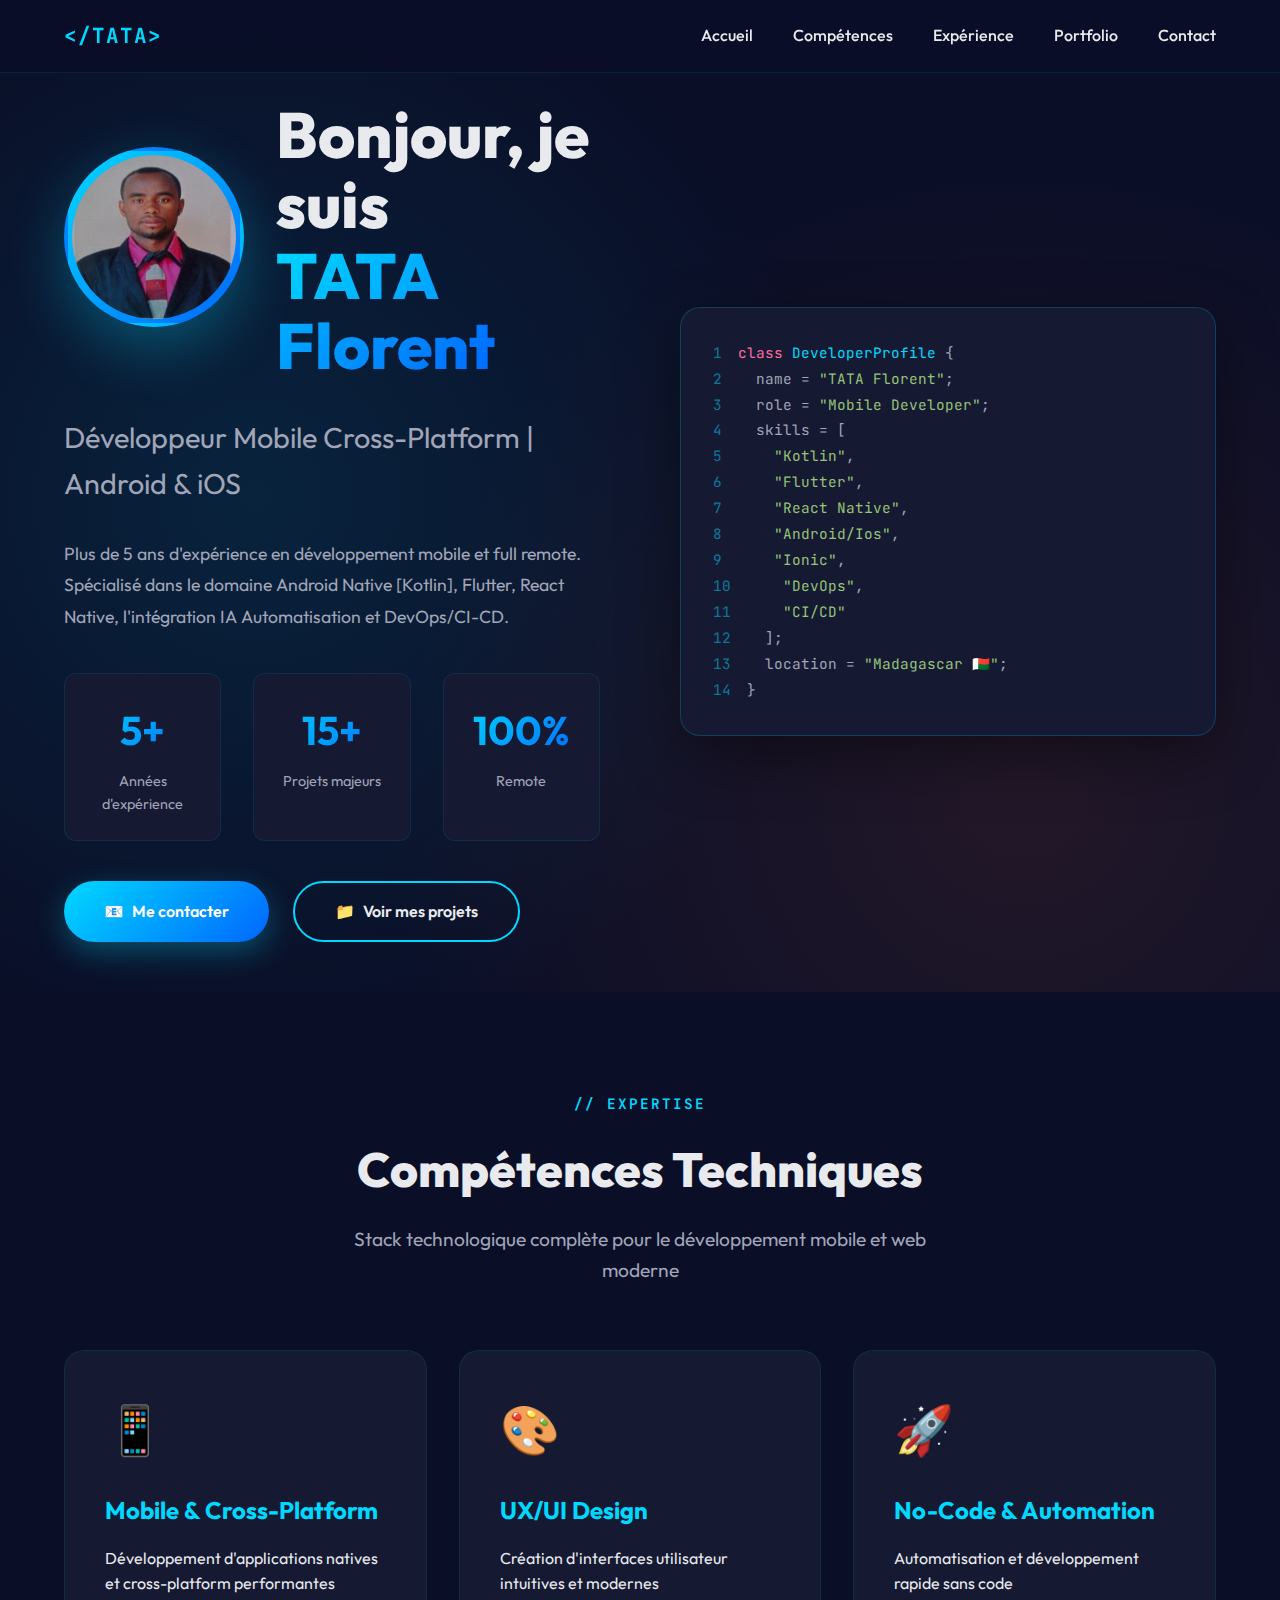
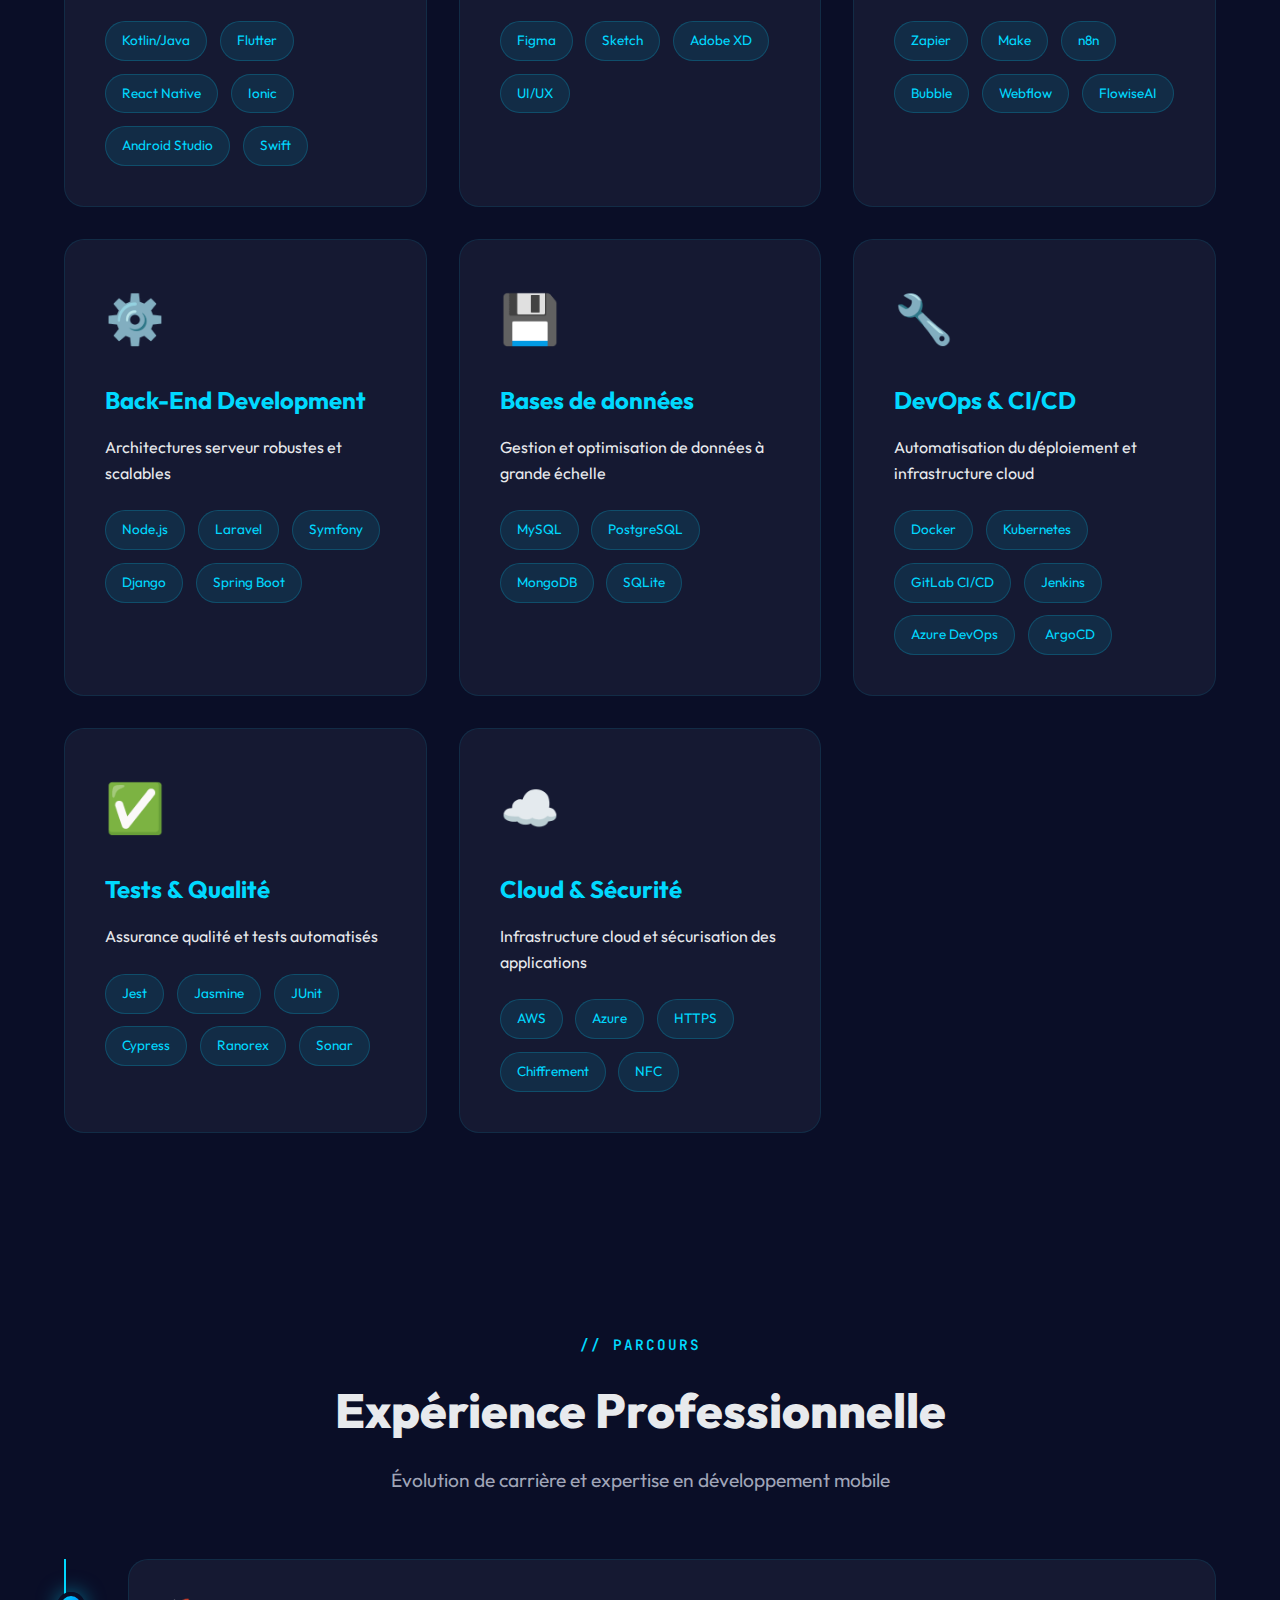
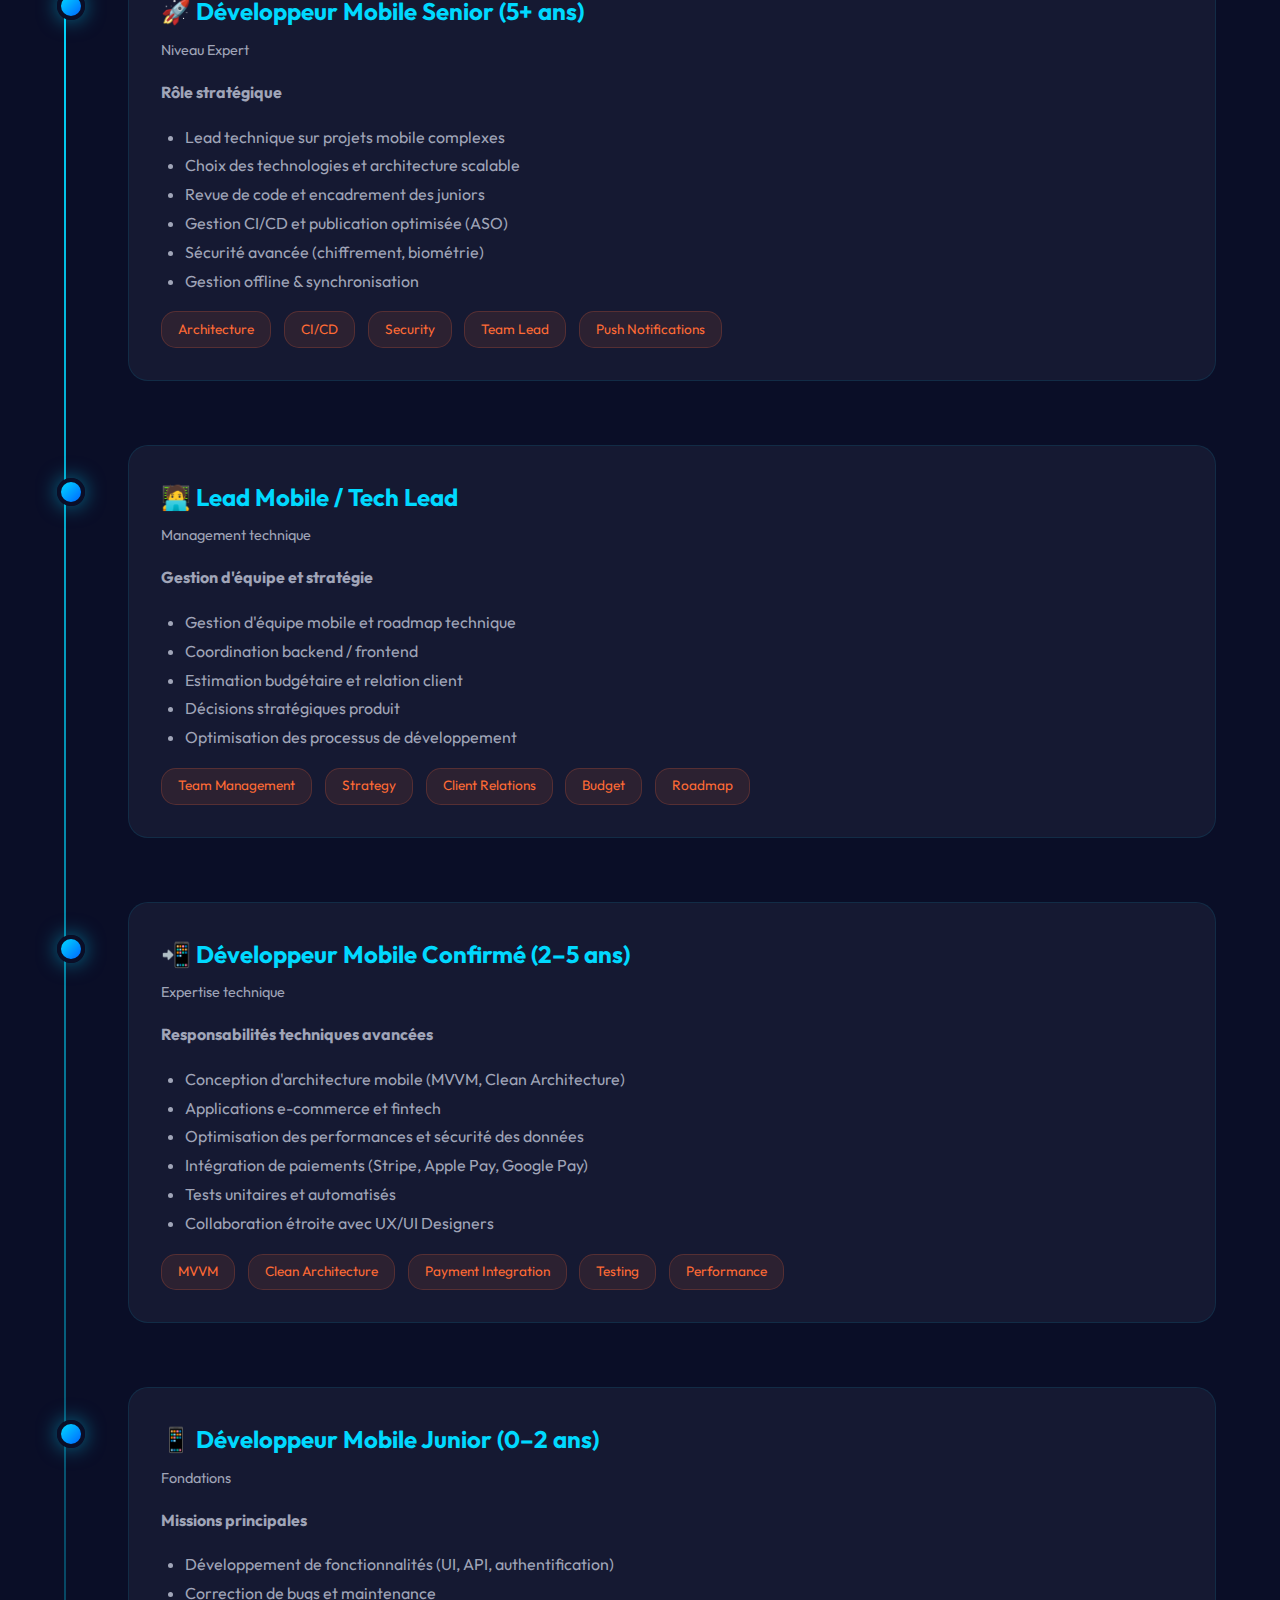
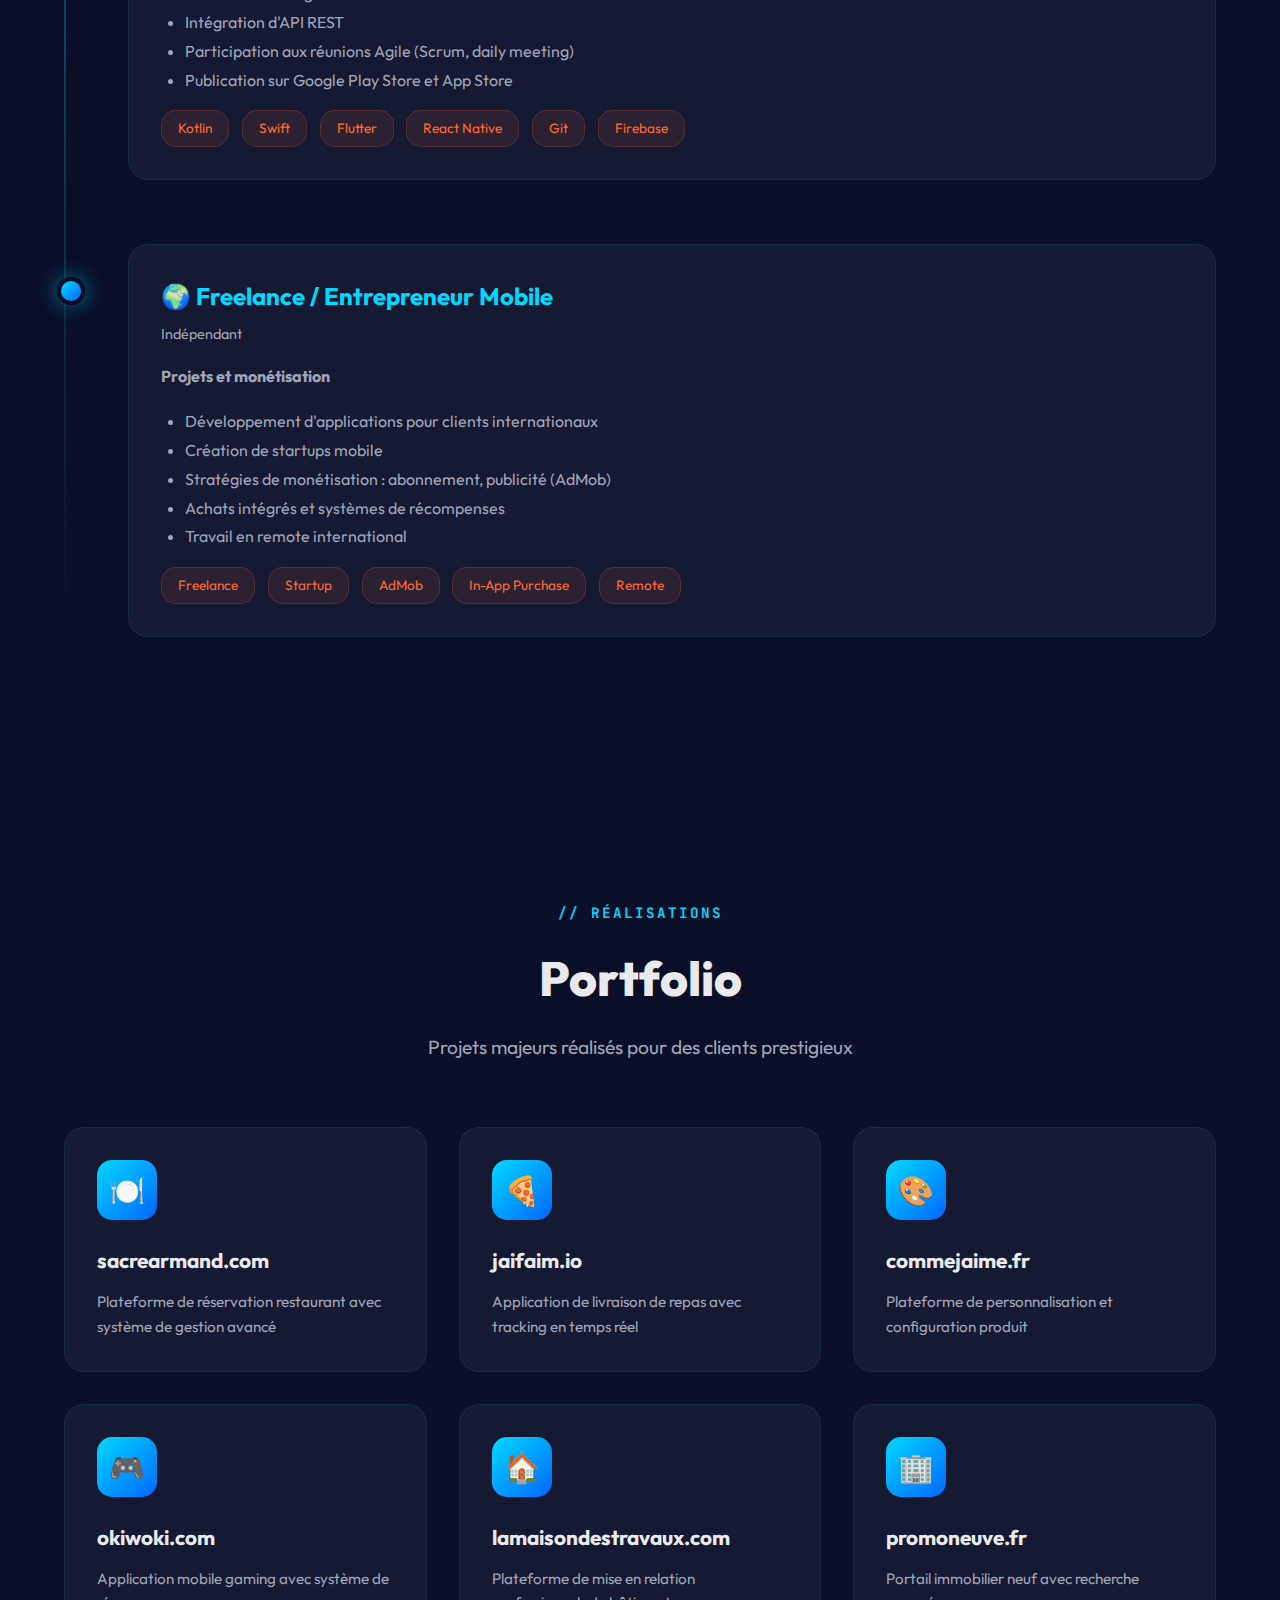
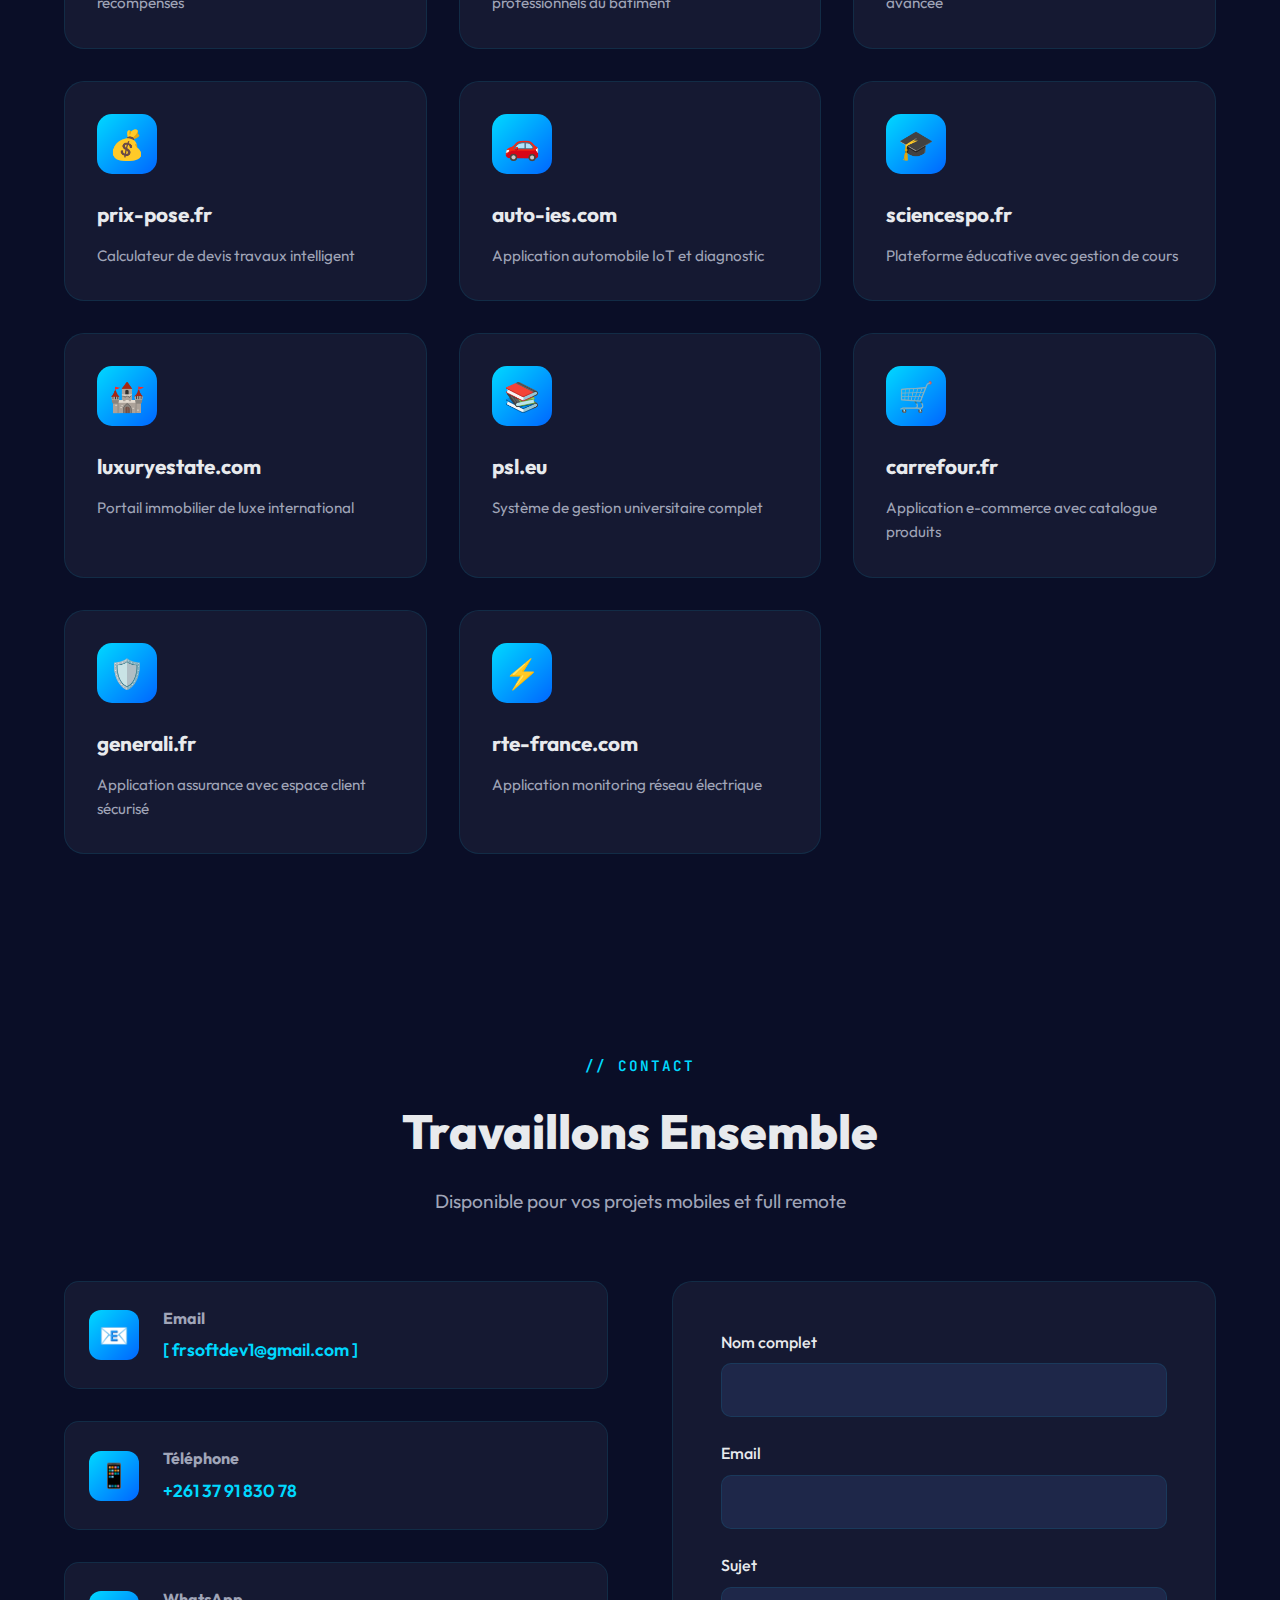
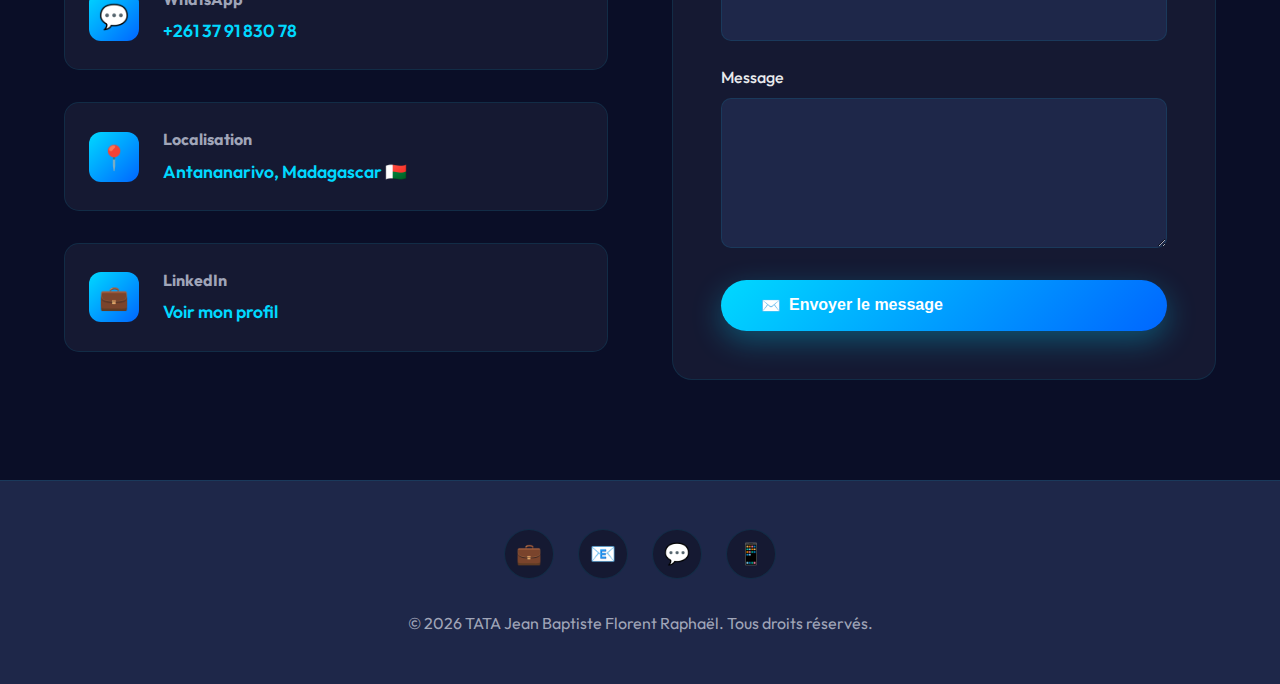
<file: index.html>
<!doctype html>
<html lang="fr">
  <head>
    <meta charset="UTF-8" />
    <meta name="viewport" content="width=device-width, initial-scale=1.0" />
    <title>TATA Jean Baptiste Florent Raphaël - Développeur Mobile</title>
    <link rel="preconnect" href="https://fonts.googleapis.com" />
    <link rel="preconnect" href="https://fonts.gstatic.com" crossorigin />
    <link
      href="https://fonts.googleapis.com/css2?family=Outfit:wght@300;400;600;700;800&family=JetBrains+Mono:wght@400;600&display=swap"
      rel="stylesheet"
    />
    <link rel="stylesheet" href="style.css" />
  </head>
  <body>
    <div class="scroll-progress"></div>

    <!-- Navigation -->
    <nav>
      <div class="container">
        <div class="logo">&lt;/TATA&gt;</div>
        <ul>
          <li><a href="#accueil">Accueil</a></li>
          <li><a href="#competences">Compétences</a></li>
          <li><a href="#experience">Expérience</a></li>
          <li><a href="#portfolio">Portfolio</a></li>
          <li><a href="#contact">Contact</a></li>
        </ul>
      </div>
    </nav>

    <!-- Hero Section -->
    <section class="hero" id="accueil">
      <div class="hero-content">
        <div class="hero-text">
          <div class="profile-intro">
            <div class="profile-avatar">
              <img src="profil.jpg" alt="TATA Florent - Développeur Mobile" />
            </div>
            <div class="profile-text">
              <h1>
                Bonjour, je suis<br />
                <span class="name-highlight">TATA Florent</span>
              </h1>
            </div>
          </div>

          <h2>Développeur Mobile Cross-Platform | Android & iOS</h2>
          <p>
            Plus de 5 ans d'expérience en développement mobile et full remote.
            Spécialisé dans le domaine Android Native [Kotlin], Flutter, React
            Native, l'intégration IA Automatisation et DevOps/CI-CD.
          </p>

          <div class="hero-stats">
            <div class="stat">
              <div class="stat-number">5+</div>
              <div class="stat-label">Années d'expérience</div>
            </div>
            <div class="stat">
              <div class="stat-number">15+</div>
              <div class="stat-label">Projets majeurs</div>
            </div>
            <div class="stat">
              <div class="stat-number">100%</div>
              <div class="stat-label">Remote</div>
            </div>
          </div>

          <div class="cta-buttons">
            <a href="#contact" class="btn btn-primary">
              <span>📧</span> Me contacter
            </a>
            <a href="#portfolio" class="btn btn-secondary">
              <span>📁</span> Voir mes projets
            </a>
          </div>
        </div>

        <div class="hero-visual">
          <div class="floating-card">
            <div class="code-snippet">
              <div class="code-line">
                <span class="line-number">1</span>
                <span
                  ><span class="keyword">class</span>
                  <span class="function">DeveloperProfile</span> {</span
                >
              </div>
              <div class="code-line">
                <span class="line-number">2</span>
                <span
                  >&nbsp;&nbsp;name =
                  <span class="string">"TATA Florent"</span>;</span
                >
              </div>
              <div class="code-line">
                <span class="line-number">3</span>
                <span
                  >&nbsp;&nbsp;role =
                  <span class="string">"Mobile Developer"</span>;</span
                >
              </div>
              <div class="code-line">
                <span class="line-number">4</span>
                <span>&nbsp;&nbsp;skills = [</span>
              </div>
              <div class="code-line">
                <span class="line-number">5</span>
                <span
                  >&nbsp;&nbsp;&nbsp;&nbsp;<span class="string">"Kotlin"</span
                  >,</span
                >
              </div>
              <div class="code-line">
                <span class="line-number">6</span>
                <span
                  >&nbsp;&nbsp;&nbsp;&nbsp;<span class="string">"Flutter"</span
                  >,</span
                >
              </div>
              <div class="code-line">
                <span class="line-number">7</span>
                <span
                  >&nbsp;&nbsp;&nbsp;&nbsp;<span class="string"
                    >"React Native"</span
                  >,</span
                >
              </div>
              <div class="code-line">
                <span class="line-number">8</span>
                <span
                  >&nbsp;&nbsp;&nbsp;&nbsp;<span class="string"
                    >"Android/Ios"</span
                  >,</span
                >
              </div>
              <div class="code-line">
                <span class="line-number">9</span>
                <span
                  >&nbsp;&nbsp;&nbsp;&nbsp;<span class="string">"Ionic"</span
                  >,</span
                >
              </div>
              <div class="code-line">
                <span class="line-number">10</span>
                <span
                  >&nbsp;&nbsp;&nbsp;&nbsp;<span class="string">"DevOps"</span
                  >,</span
                >
              </div>
              <div class="code-line">
                <span class="line-number">11</span>
                <span
                  >&nbsp;&nbsp;&nbsp;&nbsp;<span class="string"
                    >"CI/CD"</span
                  ></span
                >
              </div>
              <div class="code-line">
                <span class="line-number">12</span>
                <span>&nbsp;&nbsp;];</span>
              </div>
              <div class="code-line">
                <span class="line-number">13</span>
                <span
                  >&nbsp;&nbsp;location =
                  <span class="string">"Madagascar 🇲🇬"</span>;</span
                >
              </div>
              <div class="code-line">
                <span class="line-number">14</span>
                <span>}</span>
              </div>
            </div>
          </div>
        </div>
      </div>
    </section>

    <!-- Compétences Section -->
    <section id="competences">
      <div class="section-header">
        <div class="section-tag">// EXPERTISE</div>
        <h2 class="section-title">Compétences Techniques</h2>
        <p class="section-subtitle">
          Stack technologique complète pour le développement mobile et web
          moderne
        </p>
      </div>

      <div class="skills-grid">
        <div class="skill-category">
          <div class="skill-icon">📱</div>
          <h3>Mobile & Cross-Platform</h3>
          <p>
            Développement d'applications natives et cross-platform performantes
          </p>
          <div class="skill-tags">
            <span class="skill-tag">Kotlin/Java</span>
            <span class="skill-tag">Flutter</span>
            <span class="skill-tag">React Native</span>
            <span class="skill-tag">Ionic</span>
            <span class="skill-tag">Android Studio</span>
            <span class="skill-tag">Swift</span>
          </div>
        </div>

        <div class="skill-category">
          <div class="skill-icon">🎨</div>
          <h3>UX/UI Design</h3>
          <p>Création d'interfaces utilisateur intuitives et modernes</p>
          <div class="skill-tags">
            <span class="skill-tag">Figma</span>
            <span class="skill-tag">Sketch</span>
            <span class="skill-tag">Adobe XD</span>
            <span class="skill-tag">UI/UX</span>
          </div>
        </div>

        <div class="skill-category">
          <div class="skill-icon">🚀</div>
          <h3>No-Code & Automation</h3>
          <p>Automatisation et développement rapide sans code</p>
          <div class="skill-tags">
            <span class="skill-tag">Zapier</span>
            <span class="skill-tag">Make</span>
            <span class="skill-tag">n8n</span>
            <span class="skill-tag">Bubble</span>
            <span class="skill-tag">Webflow</span>
            <span class="skill-tag">FlowiseAI</span>
          </div>
        </div>

        <div class="skill-category">
          <div class="skill-icon">⚙️</div>
          <h3>Back-End Development</h3>
          <p>Architectures serveur robustes et scalables</p>
          <div class="skill-tags">
            <span class="skill-tag">Node.js</span>
            <span class="skill-tag">Laravel</span>
            <span class="skill-tag">Symfony</span>
            <span class="skill-tag">Django</span>
            <span class="skill-tag">Spring Boot</span>
          </div>
        </div>

        <div class="skill-category">
          <div class="skill-icon">💾</div>
          <h3>Bases de données</h3>
          <p>Gestion et optimisation de données à grande échelle</p>
          <div class="skill-tags">
            <span class="skill-tag">MySQL</span>
            <span class="skill-tag">PostgreSQL</span>
            <span class="skill-tag">MongoDB</span>
            <span class="skill-tag">SQLite</span>
          </div>
        </div>

        <div class="skill-category">
          <div class="skill-icon">🔧</div>
          <h3>DevOps & CI/CD</h3>
          <p>Automatisation du déploiement et infrastructure cloud</p>
          <div class="skill-tags">
            <span class="skill-tag">Docker</span>
            <span class="skill-tag">Kubernetes</span>
            <span class="skill-tag">GitLab CI/CD</span>
            <span class="skill-tag">Jenkins</span>
            <span class="skill-tag">Azure DevOps</span>
            <span class="skill-tag">ArgoCD</span>
          </div>
        </div>

        <div class="skill-category">
          <div class="skill-icon">✅</div>
          <h3>Tests & Qualité</h3>
          <p>Assurance qualité et tests automatisés</p>
          <div class="skill-tags">
            <span class="skill-tag">Jest</span>
            <span class="skill-tag">Jasmine</span>
            <span class="skill-tag">JUnit</span>
            <span class="skill-tag">Cypress</span>
            <span class="skill-tag">Ranorex</span>
            <span class="skill-tag">Sonar</span>
          </div>
        </div>

        <div class="skill-category">
          <div class="skill-icon">☁️</div>
          <h3>Cloud & Sécurité</h3>
          <p>Infrastructure cloud et sécurisation des applications</p>
          <div class="skill-tags">
            <span class="skill-tag">AWS</span>
            <span class="skill-tag">Azure</span>
            <span class="skill-tag">HTTPS</span>
            <span class="skill-tag">Chiffrement</span>
            <span class="skill-tag">NFC</span>
          </div>
        </div>
      </div>
    </section>

    <!-- Expérience Section -->
    <section id="experience">
      <div class="section-header">
        <div class="section-tag">// PARCOURS</div>
        <h2 class="section-title">Expérience Professionnelle</h2>
        <p class="section-subtitle">
          Évolution de carrière et expertise en développement mobile
        </p>
      </div>

      <div class="timeline">
        <div class="timeline-item">
          <div class="timeline-company">
            🚀 Développeur Mobile Senior (5+ ans)
          </div>
          <div class="timeline-period">Niveau Expert</div>
          <div class="timeline-description">
            <h4>Rôle stratégique</h4>
            <ul
              style="
                margin-left: 1.5rem;
                margin-top: 1rem;
                color: var(--text-muted);
              "
            >
              <li>Lead technique sur projets mobile complexes</li>
              <li>Choix des technologies et architecture scalable</li>
              <li>Revue de code et encadrement des juniors</li>
              <li>Gestion CI/CD et publication optimisée (ASO)</li>
              <li>Sécurité avancée (chiffrement, biométrie)</li>
              <li>Gestion offline & synchronisation</li>
            </ul>
          </div>
          <div class="timeline-tech">
            <span class="tech-badge">Architecture</span>
            <span class="tech-badge">CI/CD</span>
            <span class="tech-badge">Security</span>
            <span class="tech-badge">Team Lead</span>
            <span class="tech-badge">Push Notifications</span>
          </div>
        </div>

        <div class="timeline-item">
          <div class="timeline-company">🧑‍💻 Lead Mobile / Tech Lead</div>
          <div class="timeline-period">Management technique</div>
          <div class="timeline-description">
            <h4>Gestion d'équipe et stratégie</h4>
            <ul
              style="
                margin-left: 1.5rem;
                margin-top: 1rem;
                color: var(--text-muted);
              "
            >
              <li>Gestion d'équipe mobile et roadmap technique</li>
              <li>Coordination backend / frontend</li>
              <li>Estimation budgétaire et relation client</li>
              <li>Décisions stratégiques produit</li>
              <li>Optimisation des processus de développement</li>
            </ul>
          </div>
          <div class="timeline-tech">
            <span class="tech-badge">Team Management</span>
            <span class="tech-badge">Strategy</span>
            <span class="tech-badge">Client Relations</span>
            <span class="tech-badge">Budget</span>
            <span class="tech-badge">Roadmap</span>
          </div>
        </div>

        <div class="timeline-item">
          <div class="timeline-company">
            📲 Développeur Mobile Confirmé (2–5 ans)
          </div>
          <div class="timeline-period">Expertise technique</div>
          <div class="timeline-description">
            <h4>Responsabilités techniques avancées</h4>
            <ul
              style="
                margin-left: 1.5rem;
                margin-top: 1rem;
                color: var(--text-muted);
              "
            >
              <li>
                Conception d'architecture mobile (MVVM, Clean Architecture)
              </li>
              <li>Applications e-commerce et fintech</li>
              <li>Optimisation des performances et sécurité des données</li>
              <li>Intégration de paiements (Stripe, Apple Pay, Google Pay)</li>
              <li>Tests unitaires et automatisés</li>
              <li>Collaboration étroite avec UX/UI Designers</li>
            </ul>
          </div>
          <div class="timeline-tech">
            <span class="tech-badge">MVVM</span>
            <span class="tech-badge">Clean Architecture</span>
            <span class="tech-badge">Payment Integration</span>
            <span class="tech-badge">Testing</span>
            <span class="tech-badge">Performance</span>
          </div>
        </div>

        <div class="timeline-item">
          <div class="timeline-company">
            📱 Développeur Mobile Junior (0–2 ans)
          </div>
          <div class="timeline-period">Fondations</div>
          <div class="timeline-description">
            <h4>Missions principales</h4>
            <ul
              style="
                margin-left: 1.5rem;
                margin-top: 1rem;
                color: var(--text-muted);
              "
            >
              <li>
                Développement de fonctionnalités (UI, API, authentification)
              </li>
              <li>Correction de bugs et maintenance</li>
              <li>Intégration d'API REST</li>
              <li>Participation aux réunions Agile (Scrum, daily meeting)</li>
              <li>Publication sur Google Play Store et App Store</li>
            </ul>
          </div>
          <div class="timeline-tech">
            <span class="tech-badge">Kotlin</span>
            <span class="tech-badge">Swift</span>
            <span class="tech-badge">Flutter</span>
            <span class="tech-badge">React Native</span>
            <span class="tech-badge">Git</span>
            <span class="tech-badge">Firebase</span>
          </div>
        </div>

        <div class="timeline-item">
          <div class="timeline-company">🌍 Freelance / Entrepreneur Mobile</div>
          <div class="timeline-period">Indépendant</div>
          <div class="timeline-description">
            <h4>Projets et monétisation</h4>
            <ul
              style="
                margin-left: 1.5rem;
                margin-top: 1rem;
                color: var(--text-muted);
              "
            >
              <li>Développement d'applications pour clients internationaux</li>
              <li>Création de startups mobile</li>
              <li>
                Stratégies de monétisation : abonnement, publicité (AdMob)
              </li>
              <li>Achats intégrés et systèmes de récompenses</li>
              <li>Travail en remote international</li>
            </ul>
          </div>
          <div class="timeline-tech">
            <span class="tech-badge">Freelance</span>
            <span class="tech-badge">Startup</span>
            <span class="tech-badge">AdMob</span>
            <span class="tech-badge">In-App Purchase</span>
            <span class="tech-badge">Remote</span>
          </div>
        </div>
      </div>
    </section>

    <!-- Portfolio Section -->
    <section id="portfolio">
      <div class="section-header">
        <div class="section-tag">// RÉALISATIONS</div>
        <h2 class="section-title">Portfolio</h2>
        <p class="section-subtitle">
          Projets majeurs réalisés pour des clients prestigieux
        </p>
      </div>

      <div class="portfolio-grid">
        <div class="portfolio-item">
          <div class="portfolio-content">
            <div class="portfolio-icon">🍽️</div>
            <h3>sacrearmand.com</h3>
            <p>
              Plateforme de réservation restaurant avec système de gestion
              avancé
            </p>
          </div>
        </div>

        <div class="portfolio-item">
          <div class="portfolio-content">
            <div class="portfolio-icon">🍕</div>
            <h3>jaifaim.io</h3>
            <p>Application de livraison de repas avec tracking en temps réel</p>
          </div>
        </div>

        <div class="portfolio-item">
          <div class="portfolio-content">
            <div class="portfolio-icon">🎨</div>
            <h3>commejaime.fr</h3>
            <p>Plateforme de personnalisation et configuration produit</p>
          </div>
        </div>

        <div class="portfolio-item">
          <div class="portfolio-content">
            <div class="portfolio-icon">🎮</div>
            <h3>okiwoki.com</h3>
            <p>Application mobile gaming avec système de récompenses</p>
          </div>
        </div>

        <div class="portfolio-item">
          <div class="portfolio-content">
            <div class="portfolio-icon">🏠</div>
            <h3>lamaisondestravaux.com</h3>
            <p>Plateforme de mise en relation professionnels du bâtiment</p>
          </div>
        </div>

        <div class="portfolio-item">
          <div class="portfolio-content">
            <div class="portfolio-icon">🏢</div>
            <h3>promoneuve.fr</h3>
            <p>Portail immobilier neuf avec recherche avancée</p>
          </div>
        </div>

        <div class="portfolio-item">
          <div class="portfolio-content">
            <div class="portfolio-icon">💰</div>
            <h3>prix-pose.fr</h3>
            <p>Calculateur de devis travaux intelligent</p>
          </div>
        </div>

        <div class="portfolio-item">
          <div class="portfolio-content">
            <div class="portfolio-icon">🚗</div>
            <h3>auto-ies.com</h3>
            <p>Application automobile IoT et diagnostic</p>
          </div>
        </div>

        <div class="portfolio-item">
          <div class="portfolio-content">
            <div class="portfolio-icon">🎓</div>
            <h3>sciencespo.fr</h3>
            <p>Plateforme éducative avec gestion de cours</p>
          </div>
        </div>

        <div class="portfolio-item">
          <div class="portfolio-content">
            <div class="portfolio-icon">🏰</div>
            <h3>luxuryestate.com</h3>
            <p>Portail immobilier de luxe international</p>
          </div>
        </div>

        <div class="portfolio-item">
          <div class="portfolio-content">
            <div class="portfolio-icon">📚</div>
            <h3>psl.eu</h3>
            <p>Système de gestion universitaire complet</p>
          </div>
        </div>

        <div class="portfolio-item">
          <div class="portfolio-content">
            <div class="portfolio-icon">🛒</div>
            <h3>carrefour.fr</h3>
            <p>Application e-commerce avec catalogue produits</p>
          </div>
        </div>

        <div class="portfolio-item">
          <div class="portfolio-content">
            <div class="portfolio-icon">🛡️</div>
            <h3>generali.fr</h3>
            <p>Application assurance avec espace client sécurisé</p>
          </div>
        </div>

        <div class="portfolio-item">
          <div class="portfolio-content">
            <div class="portfolio-icon">⚡</div>
            <h3>rte-france.com</h3>
            <p>Application monitoring réseau électrique</p>
          </div>
        </div>
      </div>
    </section>

    <!-- Contact Section -->
    <section id="contact">
      <div class="section-header">
        <div class="section-tag">// CONTACT</div>
        <h2 class="section-title">Travaillons Ensemble</h2>
        <p class="section-subtitle">
          Disponible pour vos projets mobiles et full remote
        </p>
      </div>

      <div class="contact-grid">
        <div class="contact-info">
          <div class="contact-item">
            <div class="contact-icon">📧</div>
            <div class="contact-details">
              <h4>Email</h4>
              <a
                href="/cdn-cgi/l/email-protection#a4c2c8cbd6c1cad08ad0c5d0c59d95e4c3c9c5cdc88ac7cbc9"
                ><span
                  class="__cf_email__"
                  data-cfemail="c4a2a8abb6a1aab0eab0a5b0a5fdf584a3a9a5ada8eaa7aba9"
                  >[ frsoftdev1@gmail.com ]</span
                ></a
              >
            </div>
          </div>

          <div class="contact-item">
            <div class="contact-icon">📱</div>
            <div class="contact-details">
              <h4>Téléphone</h4>
              <a href="tel:+261348806399">+261 37 91 830 78</a>
            </div>
          </div>

          <div class="contact-item">
            <div class="contact-icon">💬</div>
            <div class="contact-details">
              <h4>WhatsApp</h4>
              <a href="https://wa.me/+261379183078">+261 37 91 830 78</a>
            </div>
          </div>

          <div class="contact-item">
            <div class="contact-icon">📍</div>
            <div class="contact-details">
              <h4>Localisation</h4>
              <a href="#">Antananarivo, Madagascar 🇲🇬</a>
            </div>
          </div>

          <div class="contact-item">
            <div class="contact-icon">💼</div>
            <div class="contact-details">
              <h4>LinkedIn</h4>
              <a
                href="https://linkedin.com/in/tata-florent-262900179"
                target="_blank"
                >Voir mon profil</a
              >
            </div>
          </div>
        </div>

        <div class="contact-form">
          <form id="contactForm">
            <div class="form-group">
              <label for="name">Nom complet</label>
              <input type="text" id="name" name="name" required />
            </div>
            <div class="form-group">
              <label for="email">Email</label>
              <input type="email" id="email" name="email" required />
            </div>
            <div class="form-group">
              <label for="subject">Sujet</label>
              <input type="text" id="subject" name="subject" required />
            </div>
            <div class="form-group">
              <label for="message">Message</label>
              <textarea id="message" name="message" required></textarea>
            </div>
            <button type="submit" class="btn btn-primary" style="width: 100%">
              <span>✉️</span> Envoyer le message
            </button>
          </form>
        </div>
      </div>
    </section>

    <!-- Footer -->
    <footer>
      <div class="social-links">
        <a
          href="https://linkedin.com/in/tata-florent-262900179"
          class="social-link"
          target="_blank"
          >💼</a
        >
        <a
          href="/cdn-cgi/l/email-protection#2d4b41425f48435903594c594c141c6d4a404c4441034e4240"
          class="social-link"
          >📧</a
        >
        <a
          href="https://wa.me/+261379183078"
          class="social-link"
          target="_blank"
          >💬</a
        >
        <a href="tel:+261379183078" class="social-link">📱</a>
      </div>
      <p style="color: var(--text-muted)">
        &copy; <span id="year"></span> TATA Jean Baptiste Florent Raphaël. Tous
        droits réservés.
      </p>
    </footer>
    <script src="script.js"></script>
  </body>
</html>
</file>
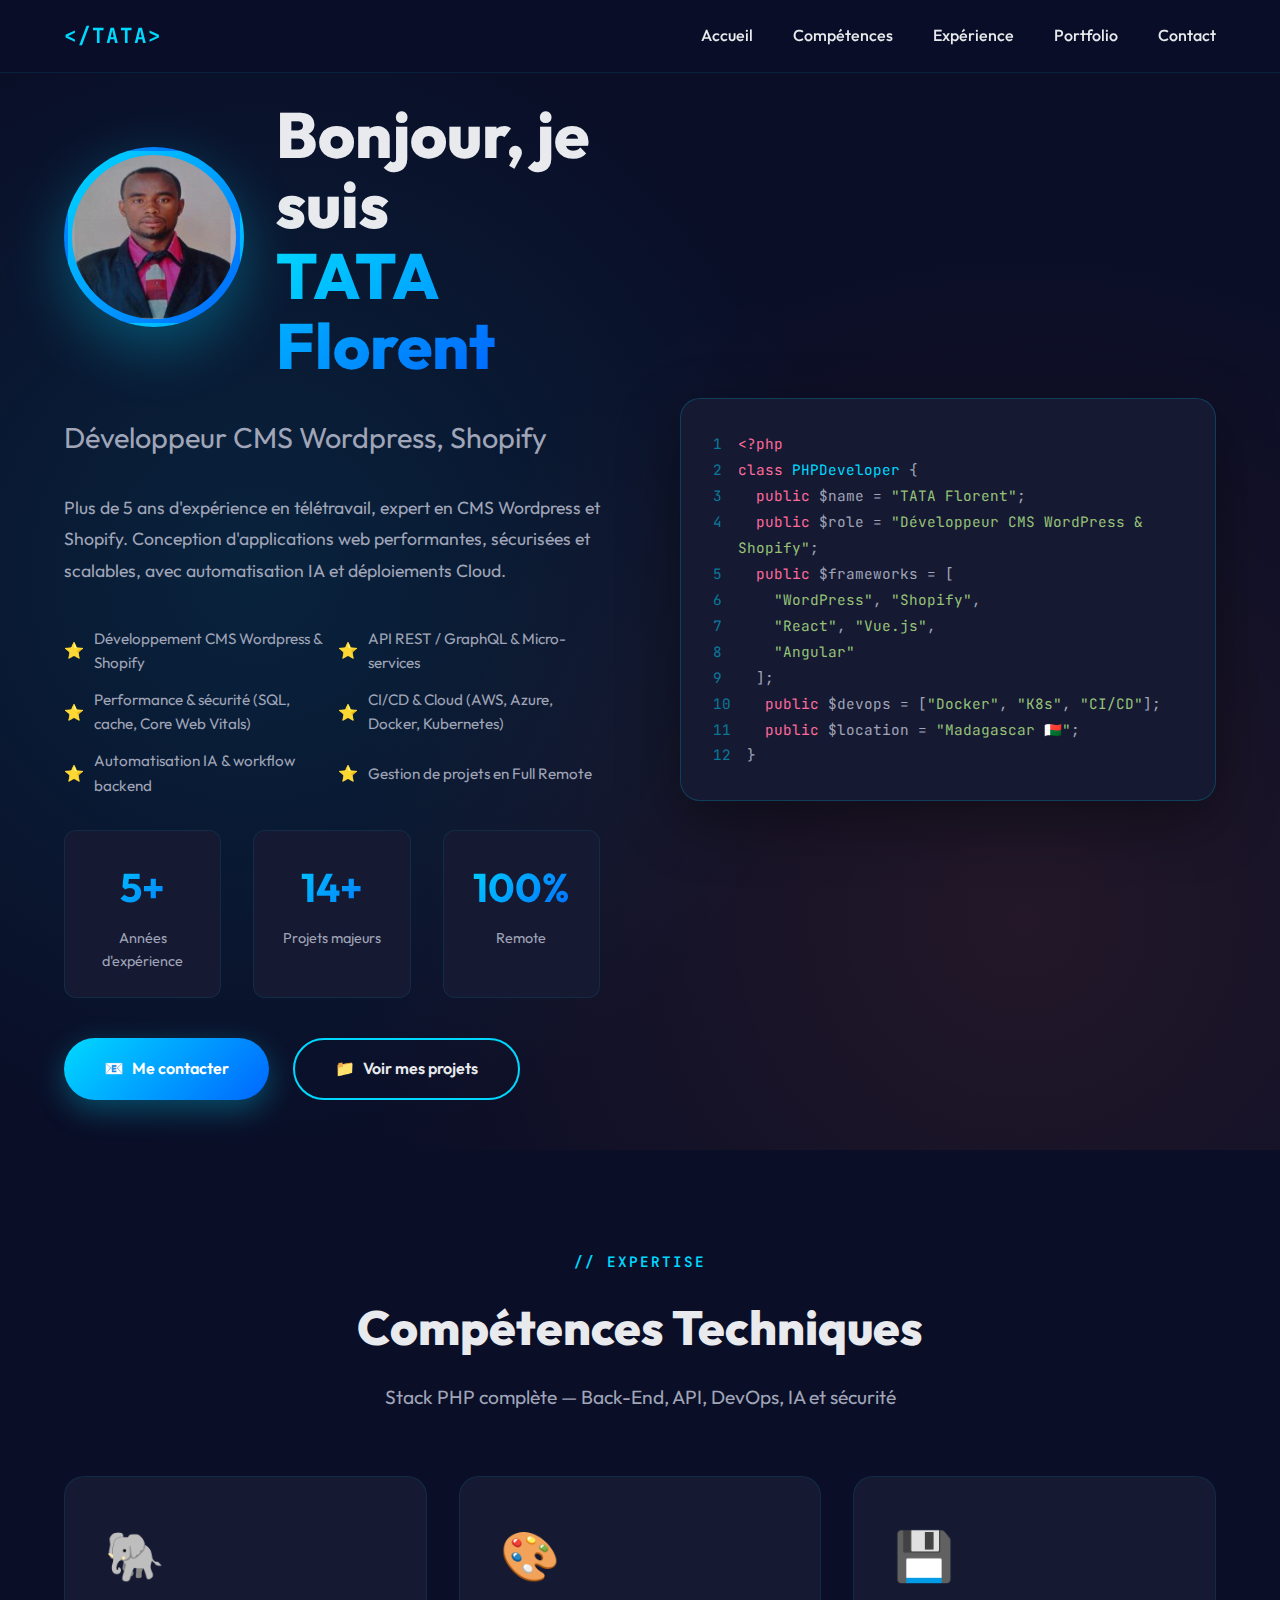
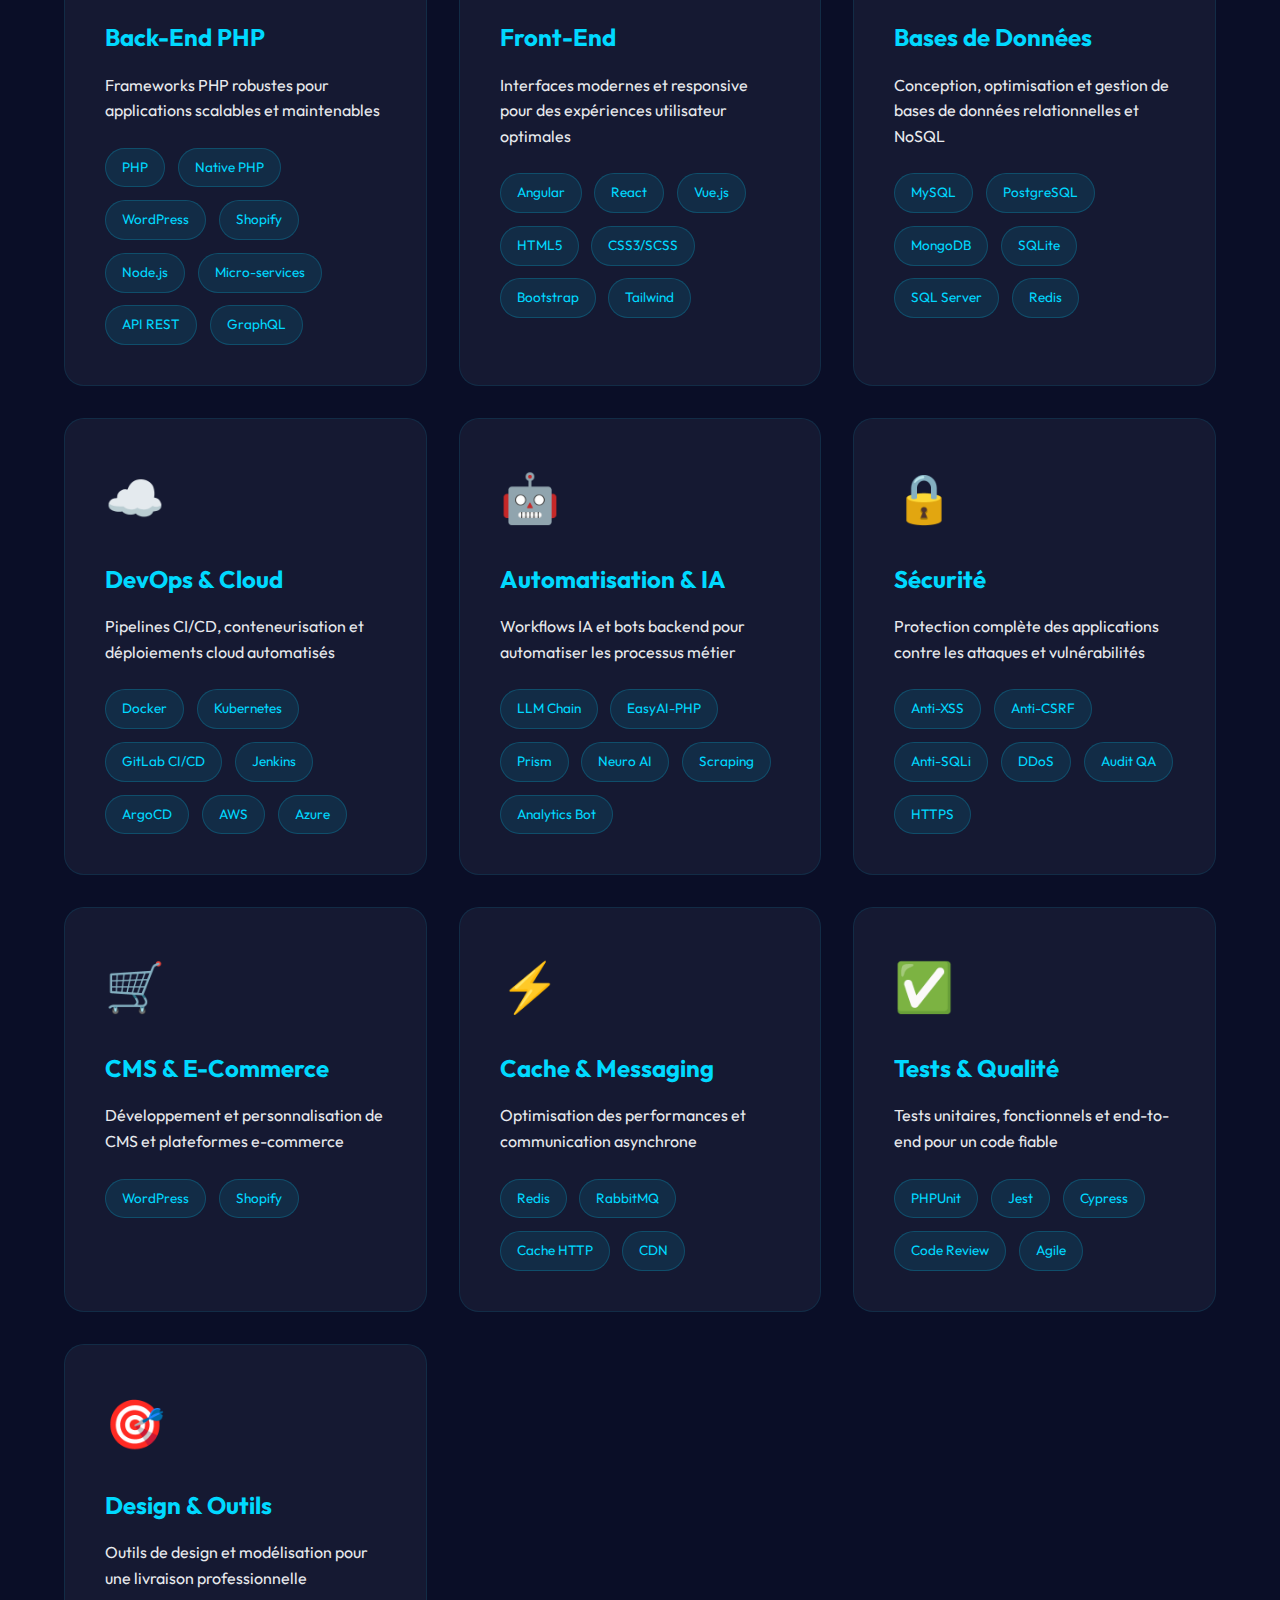
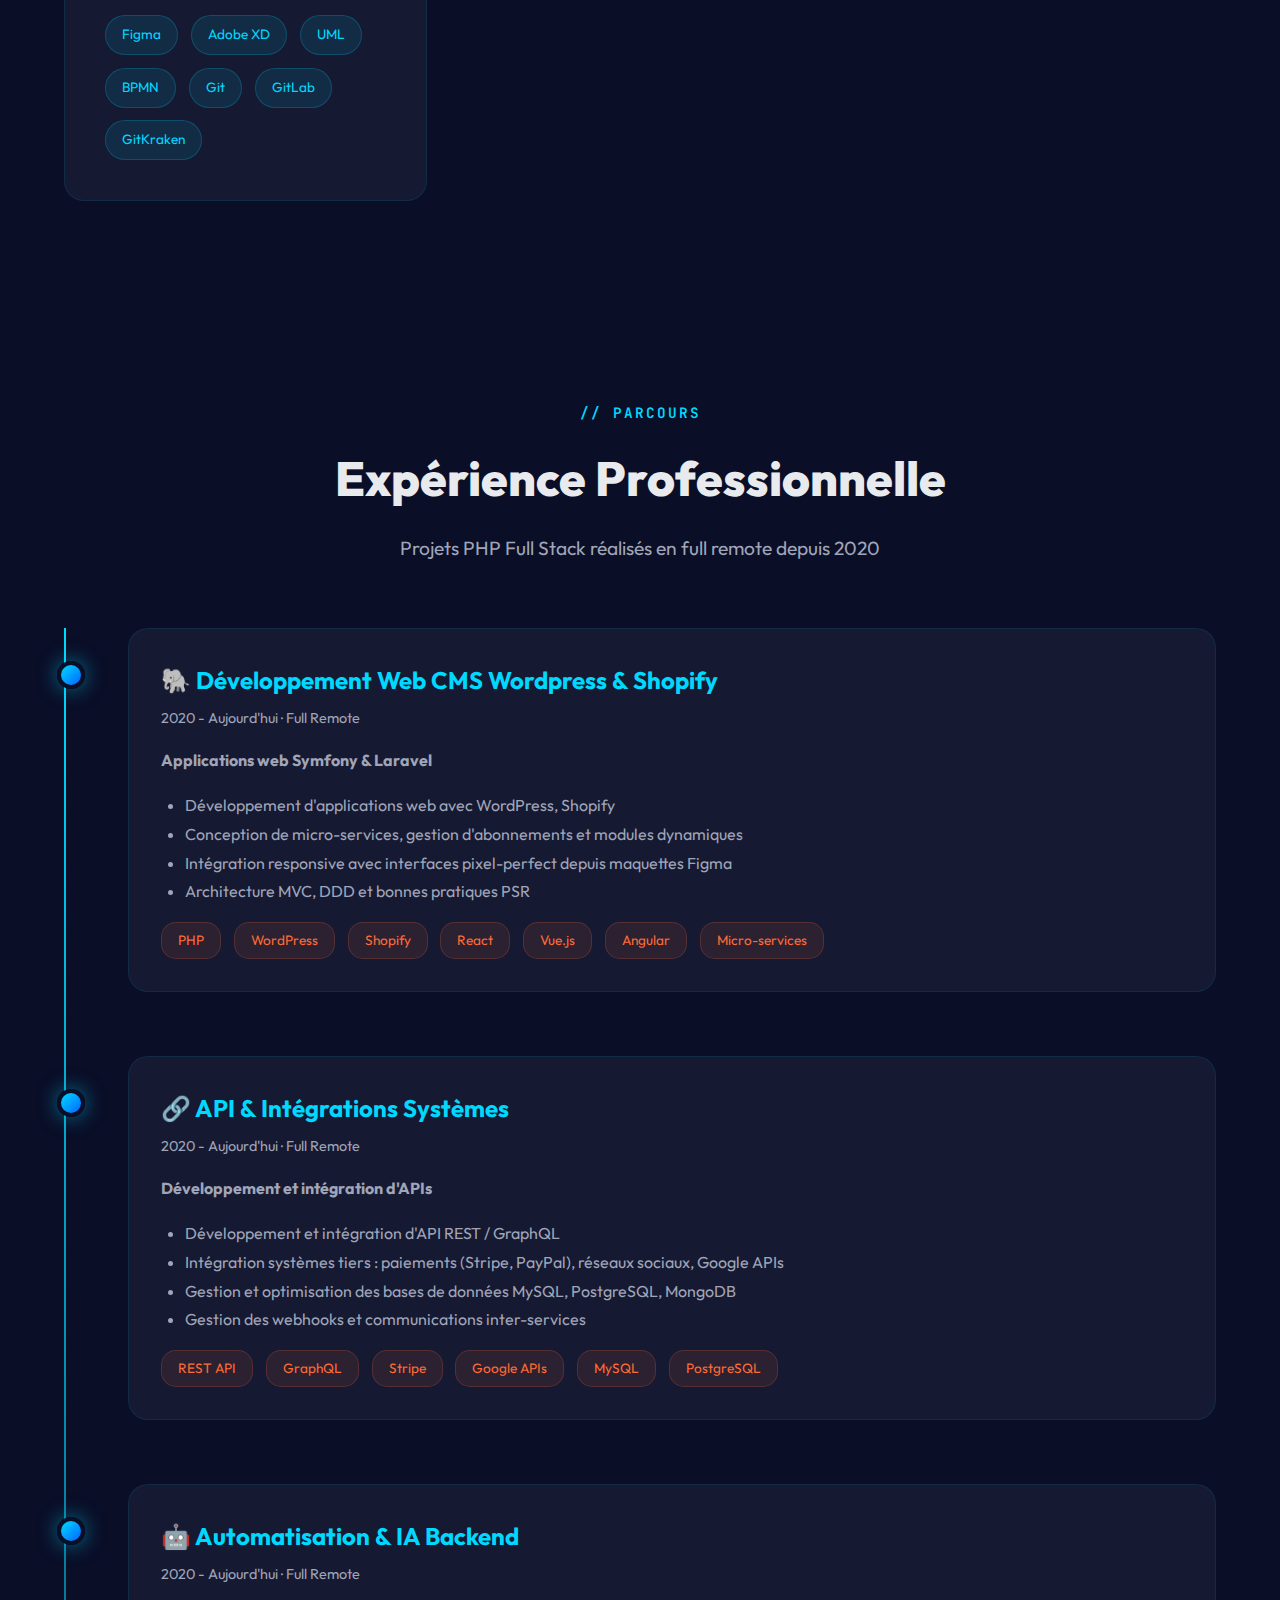
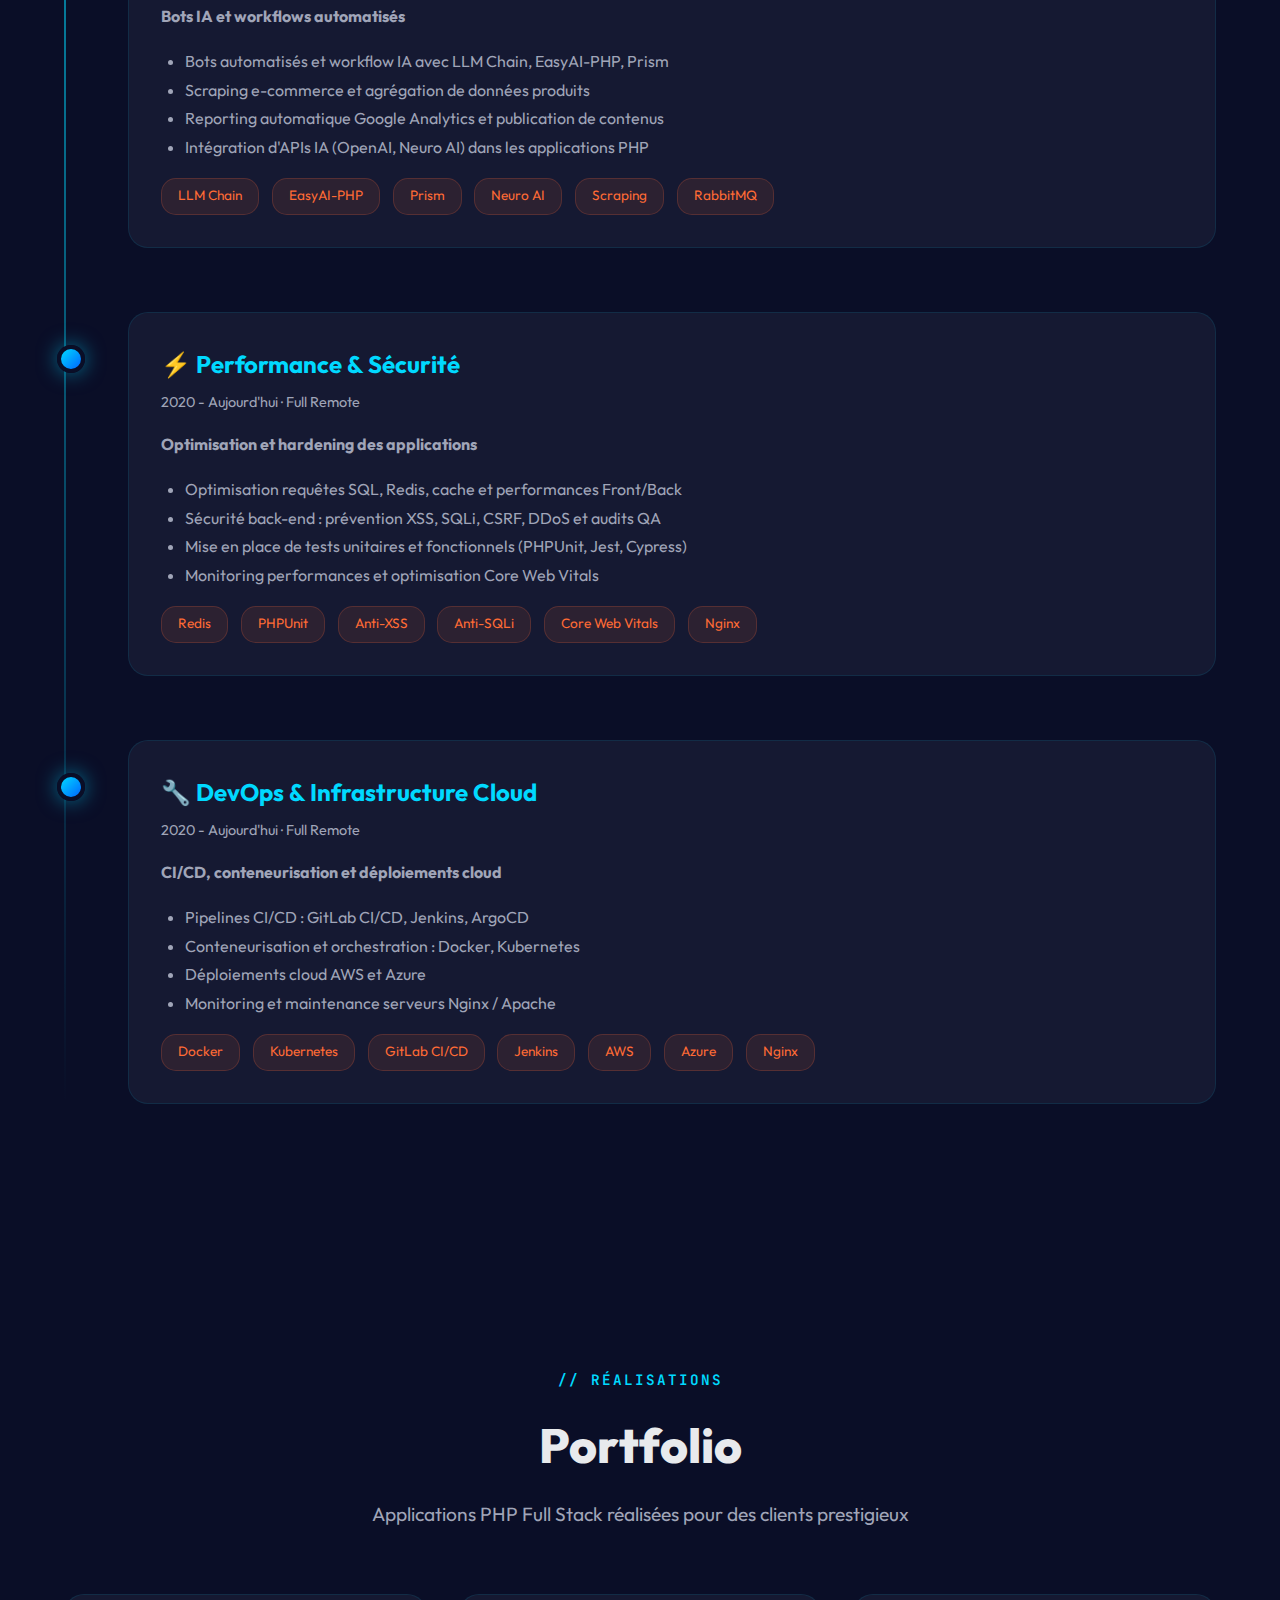
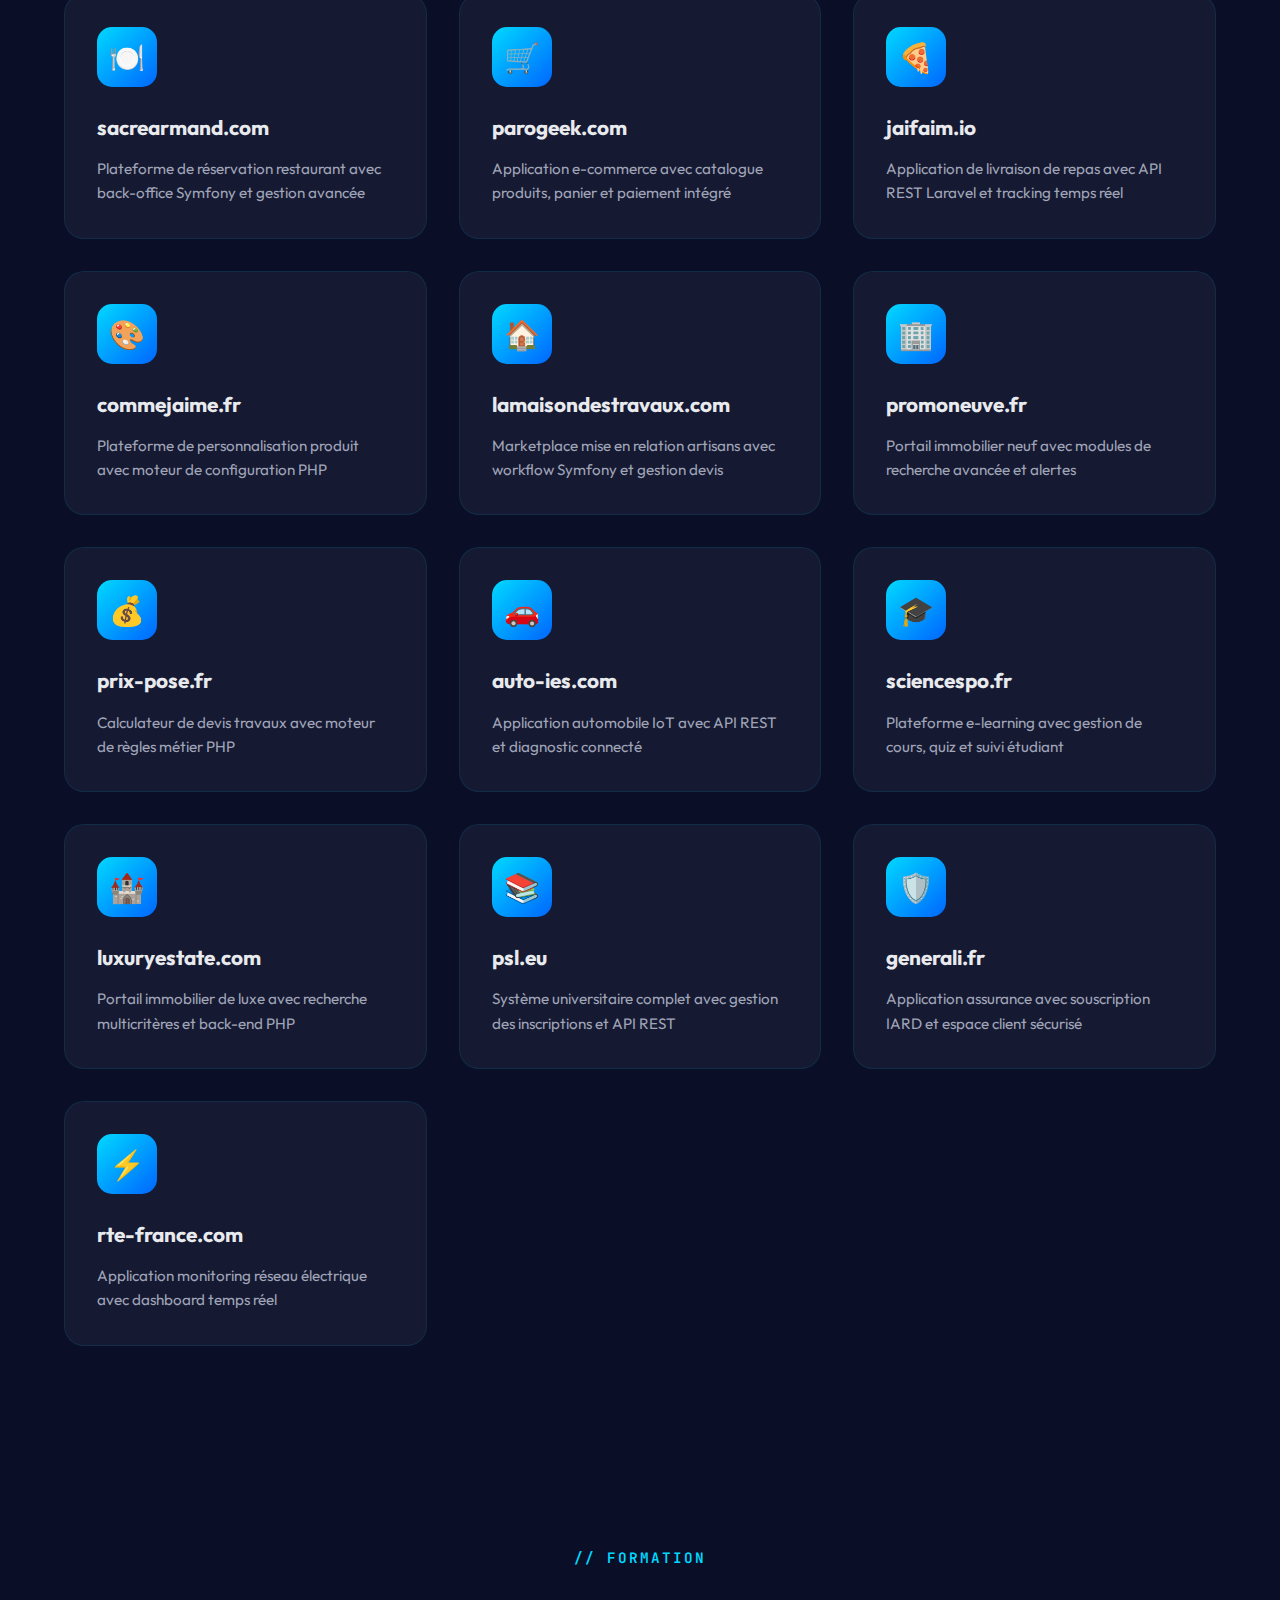
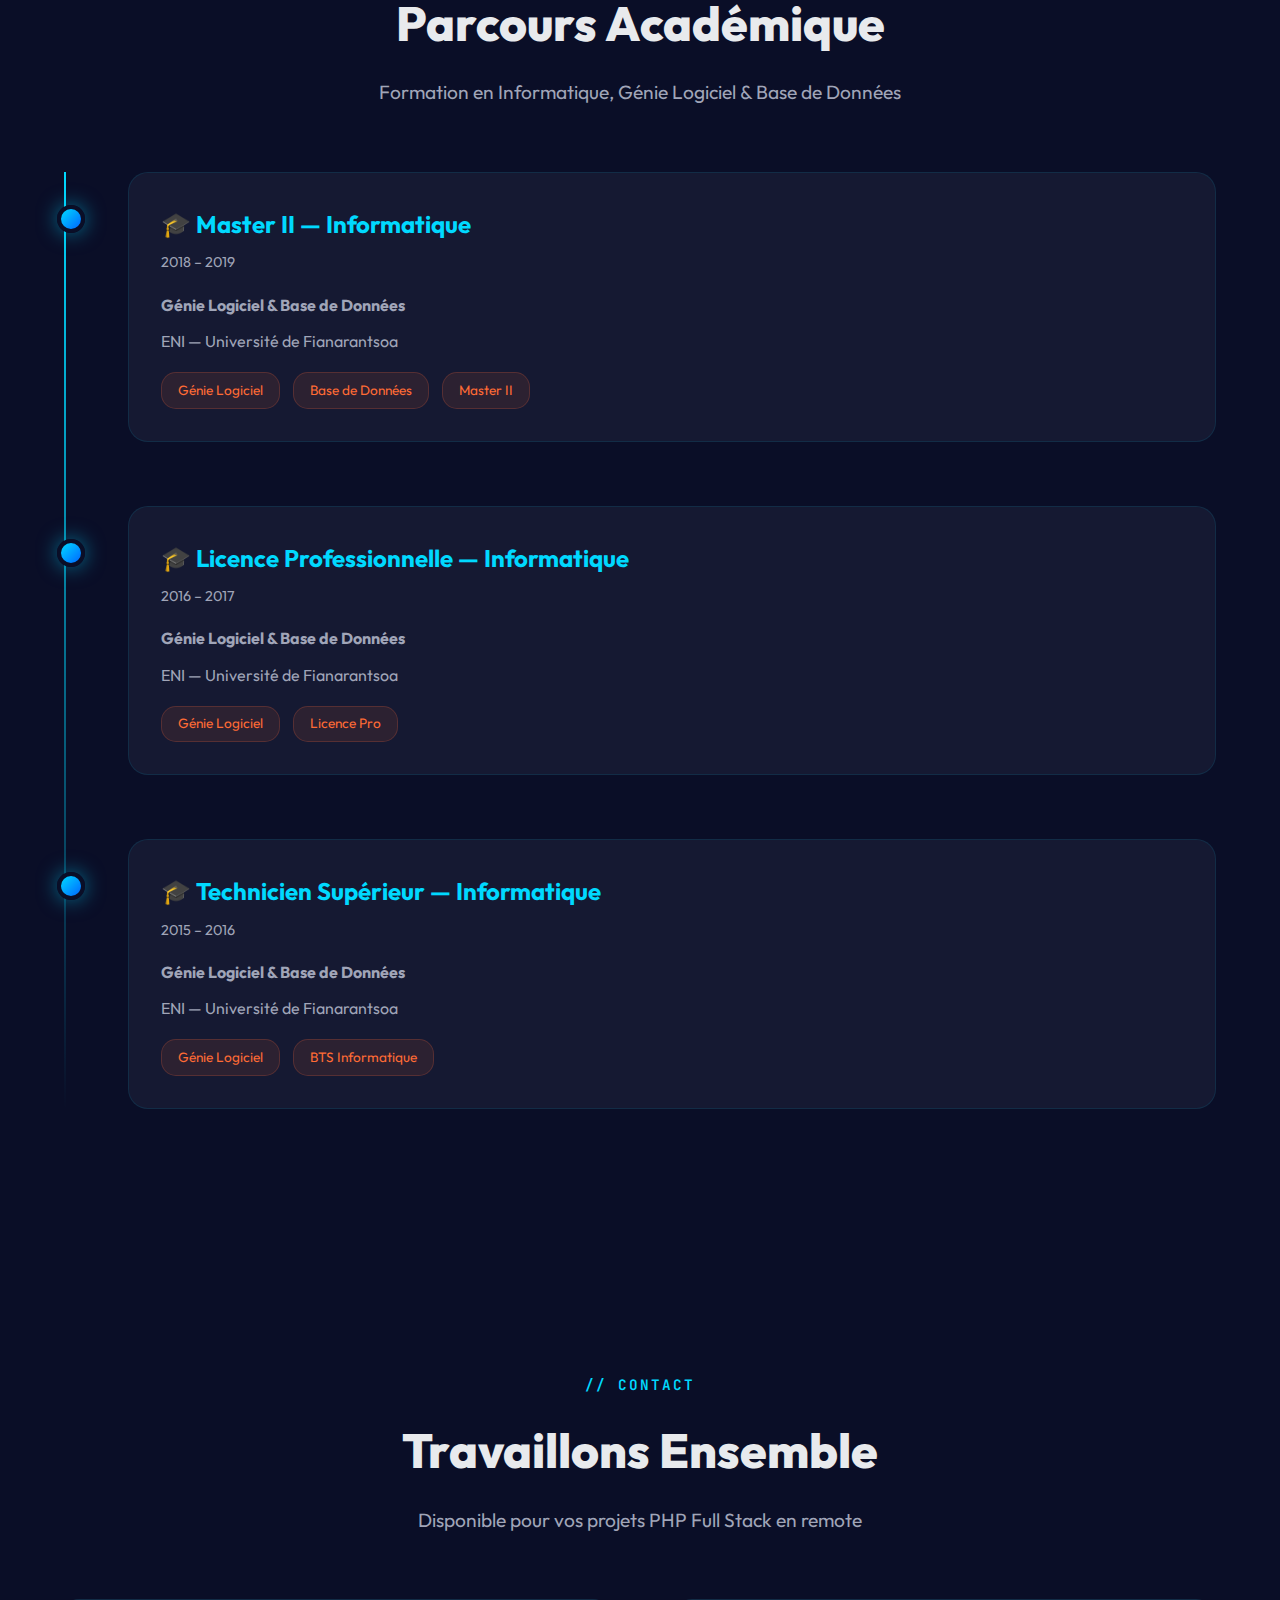
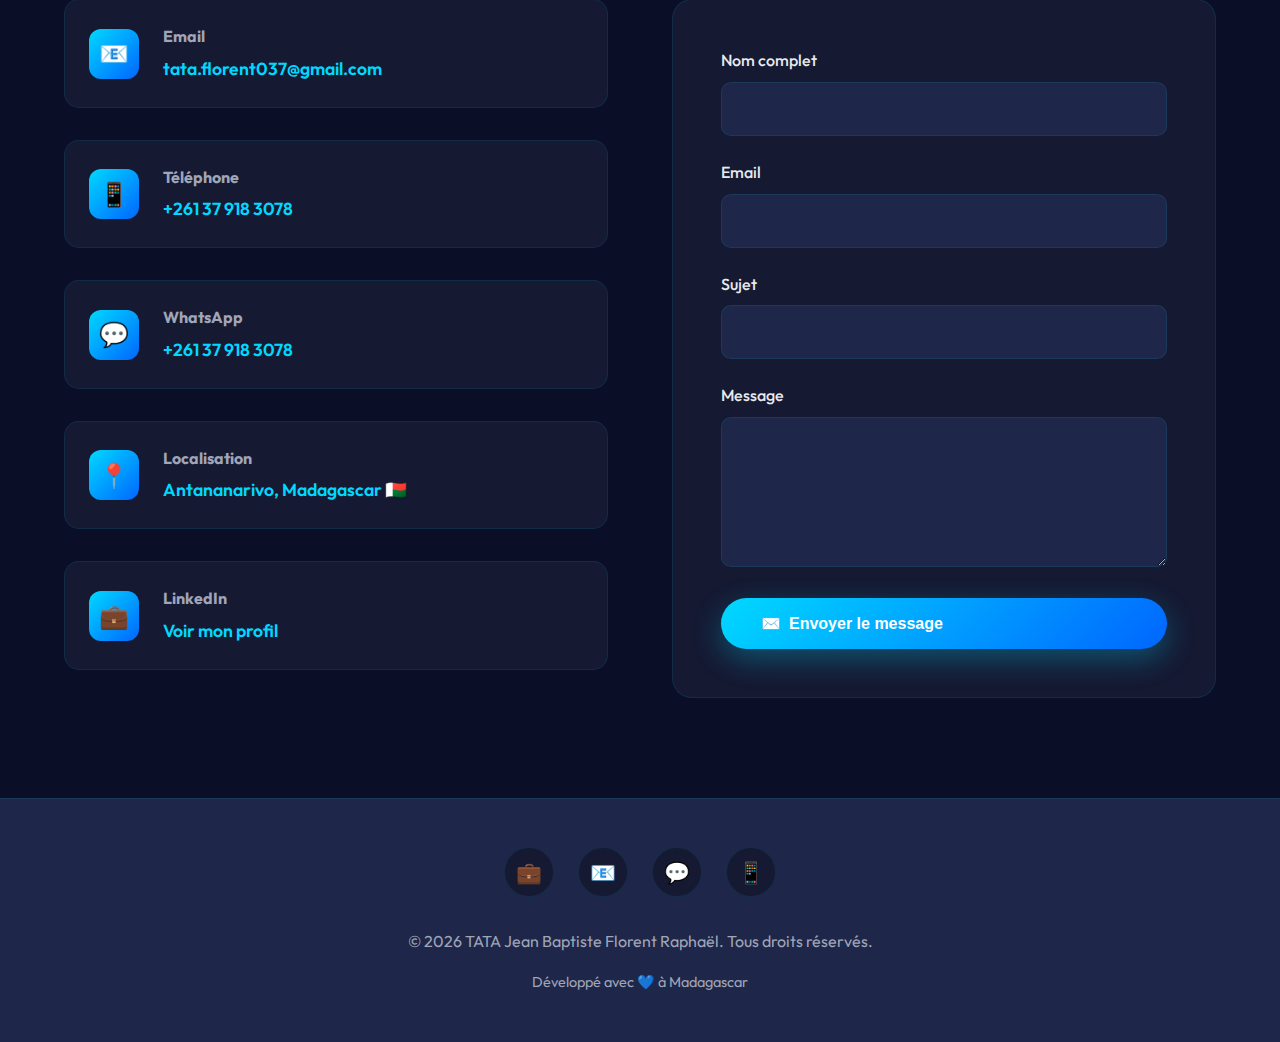
<file: cms-wordpress/index.html>
<!doctype html>
<html lang="fr">
  <head>
    <meta charset="UTF-8" />
    <meta name="viewport" content="width=device-width, initial-scale=1.0" />
    <title>
      TATA Jean Baptiste Florent Raphaël - Développeur PHP Full Stack Senior
    </title>
    <link rel="preconnect" href="https://fonts.googleapis.com" />
    <link rel="preconnect" href="https://fonts.gstatic.com" crossorigin />
    <link
      href="https://fonts.googleapis.com/css2?family=Outfit:wght@300;400;600;700;800&family=JetBrains+Mono:wght@400;600&display=swap"
      rel="stylesheet"
    />
    <link rel="stylesheet" href="style-php.css" />
  </head>
  <body>
    <div class="scroll-progress"></div>

    <!-- Navigation -->
    <nav>
      <div class="container">
        <div class="logo">&lt;/TATA&gt;</div>
        <ul>
          <li><a href="#accueil">Accueil</a></li>
          <li><a href="#competences">Compétences</a></li>
          <li><a href="#experience">Expérience</a></li>
          <li><a href="#portfolio">Portfolio</a></li>
          <li><a href="#contact">Contact</a></li>
        </ul>
      </div>
    </nav>

    <!-- Hero Section -->
    <section class="hero" id="accueil">
      <div class="hero-content">
        <div class="hero-text">
          <!-- Photo de profil + Nom -->
          <div class="profile-intro">
            <div class="profile-avatar">
              <img
                src="profil.jpg"
                alt="TATA Florent - Développeur PHP Full Stack Senior"
              />
            </div>
            <div class="profile-text">
              <h1>
                Bonjour, je suis<br />
                <span class="name-highlight">TATA Florent</span>
              </h1>
            </div>
          </div>

          <h2>Développeur CMS Wordpress, Shopify</h2>
          <p>
            Plus de 5 ans d'expérience en télétravail, expert en CMS Wordpress
            et Shopify. Conception d'applications web performantes, sécurisées
            et scalables, avec automatisation IA et déploiements Cloud.
          </p>

          <div class="hero-points">
            <div class="point">
              <span class="point-icon">⭐</span> Développement CMS Wordpress &
              Shopify
            </div>
            <div class="point">
              <span class="point-icon">⭐</span> API REST / GraphQL &
              Micro-services
            </div>
            <div class="point">
              <span class="point-icon">⭐</span> Performance & sécurité (SQL,
              cache, Core Web Vitals)
            </div>
            <div class="point">
              <span class="point-icon">⭐</span> CI/CD & Cloud (AWS, Azure,
              Docker, Kubernetes)
            </div>
            <div class="point">
              <span class="point-icon">⭐</span> Automatisation IA & workflow
              backend
            </div>
            <div class="point">
              <span class="point-icon">⭐</span> Gestion de projets en Full
              Remote
            </div>
          </div>

          <div class="hero-stats">
            <div class="stat">
              <div class="stat-number">5+</div>
              <div class="stat-label">Années d'expérience</div>
            </div>
            <div class="stat">
              <div class="stat-number">14+</div>
              <div class="stat-label">Projets majeurs</div>
            </div>
            <div class="stat">
              <div class="stat-number">100%</div>
              <div class="stat-label">Remote</div>
            </div>
          </div>

          <div class="cta-buttons">
            <a href="#contact" class="btn btn-primary"
              ><span>📧</span> Me contacter</a
            >
            <a href="#portfolio" class="btn btn-secondary"
              ><span>📁</span> Voir mes projets</a
            >
          </div>
        </div>

        <div class="hero-visual">
          <div class="floating-card">
            <div class="code-snippet">
              <div class="code-line">
                <span class="line-number">1</span
                ><span><span class="keyword">&lt;?php</span></span>
              </div>
              <div class="code-line">
                <span class="line-number">2</span
                ><span
                  ><span class="keyword">class</span>
                  <span class="function">PHPDeveloper</span> {</span
                >
              </div>
              <div class="code-line">
                <span class="line-number">3</span
                ><span
                  >&nbsp;&nbsp;<span class="keyword">public</span> $name =
                  <span class="string">"TATA Florent"</span>;</span
                >
              </div>
              <div class="code-line">
                <span class="line-number">4</span
                ><span
                  >&nbsp;&nbsp;<span class="keyword">public</span> $role =
                  <span class="string"
                    >"Développeur CMS WordPress & Shopify"</span
                  >;</span
                >
              </div>
              <div class="code-line">
                <span class="line-number">5</span
                ><span
                  >&nbsp;&nbsp;<span class="keyword">public</span> $frameworks =
                  [</span
                >
              </div>
              <div class="code-line">
                <span class="line-number">6</span
                ><span
                  >&nbsp;&nbsp;&nbsp;&nbsp;<span class="string"
                    >"WordPress"</span
                  >, <span class="string">"Shopify"</span>,</span
                >
              </div>
              <div class="code-line">
                <span class="line-number">7</span
                ><span
                  >&nbsp;&nbsp;&nbsp;&nbsp;<span class="string">"React"</span>,
                  <span class="string">"Vue.js"</span>,</span
                >
              </div>
              <div class="code-line">
                <span class="line-number">8</span
                ><span
                  >&nbsp;&nbsp;&nbsp;&nbsp;<span class="string"
                    >"Angular"</span
                  ></span
                >
              </div>
              <div class="code-line">
                <span class="line-number">9</span><span>&nbsp;&nbsp;];</span>
              </div>
              <div class="code-line">
                <span class="line-number">10</span
                ><span
                  >&nbsp;&nbsp;<span class="keyword">public</span> $devops =
                  [<span class="string">"Docker"</span>,
                  <span class="string">"K8s"</span>,
                  <span class="string">"CI/CD"</span>];</span
                >
              </div>
              <div class="code-line">
                <span class="line-number">11</span
                ><span
                  >&nbsp;&nbsp;<span class="keyword">public</span> $location =
                  <span class="string">"Madagascar 🇲🇬"</span>;</span
                >
              </div>
              <div class="code-line">
                <span class="line-number">12</span><span>}</span>
              </div>
            </div>
          </div>
        </div>
      </div>
    </section>

    <!-- Compétences Section -->
    <section id="competences">
      <div class="section-header">
        <div class="section-tag">// EXPERTISE</div>
        <h2 class="section-title">Compétences Techniques</h2>
        <p class="section-subtitle">
          Stack PHP complète — Back-End, API, DevOps, IA et sécurité
        </p>
      </div>
      <div class="skills-grid">
        <div class="skill-category">
          <div class="skill-icon">🐘</div>
          <h3>Back-End PHP</h3>
          <p>
            Frameworks PHP robustes pour applications scalables et maintenables
          </p>
          <div class="skill-tags">
            <span class="skill-tag">PHP</span>
            <span class="skill-tag">Native PHP</span>
            <span class="skill-tag">WordPress</span>
            <span class="skill-tag">Shopify</span>
            <span class="skill-tag">Node.js</span>
            <span class="skill-tag">Micro-services</span>
            <span class="skill-tag">API REST</span>
            <span class="skill-tag">GraphQL</span>
          </div>
        </div>

        <div class="skill-category">
          <div class="skill-icon">🎨</div>
          <h3>Front-End</h3>
          <p>
            Interfaces modernes et responsive pour des expériences utilisateur
            optimales
          </p>
          <div class="skill-tags">
            <span class="skill-tag">Angular</span>
            <span class="skill-tag">React</span>
            <span class="skill-tag">Vue.js</span>
            <span class="skill-tag">HTML5</span>
            <span class="skill-tag">CSS3/SCSS</span>
            <span class="skill-tag">Bootstrap</span>
            <span class="skill-tag">Tailwind</span>
          </div>
        </div>

        <div class="skill-category">
          <div class="skill-icon">💾</div>
          <h3>Bases de Données</h3>
          <p>
            Conception, optimisation et gestion de bases de données
            relationnelles et NoSQL
          </p>
          <div class="skill-tags">
            <span class="skill-tag">MySQL</span>
            <span class="skill-tag">PostgreSQL</span>
            <span class="skill-tag">MongoDB</span>
            <span class="skill-tag">SQLite</span>
            <span class="skill-tag">SQL Server</span>
            <span class="skill-tag">Redis</span>
          </div>
        </div>

        <div class="skill-category">
          <div class="skill-icon">☁️</div>
          <h3>DevOps & Cloud</h3>
          <p>
            Pipelines CI/CD, conteneurisation et déploiements cloud automatisés
          </p>
          <div class="skill-tags">
            <span class="skill-tag">Docker</span>
            <span class="skill-tag">Kubernetes</span>
            <span class="skill-tag">GitLab CI/CD</span>
            <span class="skill-tag">Jenkins</span>
            <span class="skill-tag">ArgoCD</span>
            <span class="skill-tag">AWS</span>
            <span class="skill-tag">Azure</span>
          </div>
        </div>

        <div class="skill-category">
          <div class="skill-icon">🤖</div>
          <h3>Automatisation & IA</h3>
          <p>
            Workflows IA et bots backend pour automatiser les processus métier
          </p>
          <div class="skill-tags">
            <span class="skill-tag">LLM Chain</span>
            <span class="skill-tag">EasyAI-PHP</span>
            <span class="skill-tag">Prism</span>
            <span class="skill-tag">Neuro AI</span>
            <span class="skill-tag">Scraping</span>
            <span class="skill-tag">Analytics Bot</span>
          </div>
        </div>

        <div class="skill-category">
          <div class="skill-icon">🔒</div>
          <h3>Sécurité</h3>
          <p>
            Protection complète des applications contre les attaques et
            vulnérabilités
          </p>
          <div class="skill-tags">
            <span class="skill-tag">Anti-XSS</span>
            <span class="skill-tag">Anti-CSRF</span>
            <span class="skill-tag">Anti-SQLi</span>
            <span class="skill-tag">DDoS</span>
            <span class="skill-tag">Audit QA</span>
            <span class="skill-tag">HTTPS</span>
          </div>
        </div>

        <div class="skill-category">
          <div class="skill-icon">🛒</div>
          <h3>CMS & E-Commerce</h3>
          <p>
            Développement et personnalisation de CMS et plateformes e-commerce
          </p>
          <div class="skill-tags">
            <span class="skill-tag">WordPress</span>
            <span class="skill-tag">Shopify</span>
          </div>
        </div>

        <div class="skill-category">
          <div class="skill-icon">⚡</div>
          <h3>Cache & Messaging</h3>
          <p>Optimisation des performances et communication asynchrone</p>
          <div class="skill-tags">
            <span class="skill-tag">Redis</span>
            <span class="skill-tag">RabbitMQ</span>
            <span class="skill-tag">Cache HTTP</span>
            <span class="skill-tag">CDN</span>
          </div>
        </div>

        <div class="skill-category">
          <div class="skill-icon">✅</div>
          <h3>Tests & Qualité</h3>
          <p>Tests unitaires, fonctionnels et end-to-end pour un code fiable</p>
          <div class="skill-tags">
            <span class="skill-tag">PHPUnit</span>
            <span class="skill-tag">Jest</span>
            <span class="skill-tag">Cypress</span>
            <span class="skill-tag">Code Review</span>
            <span class="skill-tag">Agile</span>
          </div>
        </div>

        <div class="skill-category">
          <div class="skill-icon">🎯</div>
          <h3>Design & Outils</h3>
          <p>
            Outils de design et modélisation pour une livraison professionnelle
          </p>
          <div class="skill-tags">
            <span class="skill-tag">Figma</span>
            <span class="skill-tag">Adobe XD</span>
            <span class="skill-tag">UML</span>
            <span class="skill-tag">BPMN</span>
            <span class="skill-tag">Git</span>
            <span class="skill-tag">GitLab</span>
            <span class="skill-tag">GitKraken</span>
          </div>
        </div>
      </div>
    </section>

    <!-- Expérience Section -->
    <section id="experience">
      <div class="section-header">
        <div class="section-tag">// PARCOURS</div>
        <h2 class="section-title">Expérience Professionnelle</h2>
        <p class="section-subtitle">
          Projets PHP Full Stack réalisés en full remote depuis 2020
        </p>
      </div>
      <div class="timeline">
        <div class="timeline-item">
          <div class="timeline-company">
            🐘 Développement Web CMS Wordpress & Shopify
          </div>
          <div class="timeline-period">2020 - Aujourd'hui · Full Remote</div>
          <div class="timeline-description">
            <h4>Applications web Symfony & Laravel</h4>
            <ul
              style="
                margin-left: 1.5rem;
                margin-top: 1rem;
                color: var(--text-muted);
              "
            >
              <li>Développement d'applications web avec WordPress, Shopify</li>

              <li>
                Conception de micro-services, gestion d'abonnements et modules
                dynamiques
              </li>
              <li>
                Intégration responsive avec interfaces pixel-perfect depuis
                maquettes Figma
              </li>
              <li>Architecture MVC, DDD et bonnes pratiques PSR</li>
            </ul>
          </div>
          <div class="timeline-tech">
            <span class="tech-badge">PHP</span>
            <span class="tech-badge">WordPress</span>
            <span class="tech-badge">Shopify</span>
            <span class="tech-badge">React</span>
            <span class="tech-badge">Vue.js</span>
            <span class="tech-badge">Angular</span>
            <span class="tech-badge">Micro-services</span>
          </div>
        </div>

        <div class="timeline-item">
          <div class="timeline-company">🔗 API & Intégrations Systèmes</div>
          <div class="timeline-period">2020 - Aujourd'hui · Full Remote</div>
          <div class="timeline-description">
            <h4>Développement et intégration d'APIs</h4>
            <ul
              style="
                margin-left: 1.5rem;
                margin-top: 1rem;
                color: var(--text-muted);
              "
            >
              <li>Développement et intégration d'API REST / GraphQL</li>
              <li>
                Intégration systèmes tiers : paiements (Stripe, PayPal), réseaux
                sociaux, Google APIs
              </li>
              <li>
                Gestion et optimisation des bases de données MySQL, PostgreSQL,
                MongoDB
              </li>
              <li>Gestion des webhooks et communications inter-services</li>
            </ul>
          </div>
          <div class="timeline-tech">
            <span class="tech-badge">REST API</span>
            <span class="tech-badge">GraphQL</span>
            <span class="tech-badge">Stripe</span>
            <span class="tech-badge">Google APIs</span>
            <span class="tech-badge">MySQL</span>
            <span class="tech-badge">PostgreSQL</span>
          </div>
        </div>

        <div class="timeline-item">
          <div class="timeline-company">🤖 Automatisation & IA Backend</div>
          <div class="timeline-period">2020 - Aujourd'hui · Full Remote</div>
          <div class="timeline-description">
            <h4>Bots IA et workflows automatisés</h4>
            <ul
              style="
                margin-left: 1.5rem;
                margin-top: 1rem;
                color: var(--text-muted);
              "
            >
              <li>
                Bots automatisés et workflow IA avec LLM Chain, EasyAI-PHP,
                Prism
              </li>
              <li>Scraping e-commerce et agrégation de données produits</li>
              <li>
                Reporting automatique Google Analytics et publication de
                contenus
              </li>
              <li>
                Intégration d'APIs IA (OpenAI, Neuro AI) dans les applications
                PHP
              </li>
            </ul>
          </div>
          <div class="timeline-tech">
            <span class="tech-badge">LLM Chain</span>
            <span class="tech-badge">EasyAI-PHP</span>
            <span class="tech-badge">Prism</span>
            <span class="tech-badge">Neuro AI</span>
            <span class="tech-badge">Scraping</span>
            <span class="tech-badge">RabbitMQ</span>
          </div>
        </div>

        <div class="timeline-item">
          <div class="timeline-company">⚡ Performance & Sécurité</div>
          <div class="timeline-period">2020 - Aujourd'hui · Full Remote</div>
          <div class="timeline-description">
            <h4>Optimisation et hardening des applications</h4>
            <ul
              style="
                margin-left: 1.5rem;
                margin-top: 1rem;
                color: var(--text-muted);
              "
            >
              <li>
                Optimisation requêtes SQL, Redis, cache et performances
                Front/Back
              </li>
              <li>
                Sécurité back-end : prévention XSS, SQLi, CSRF, DDoS et audits
                QA
              </li>
              <li>
                Mise en place de tests unitaires et fonctionnels (PHPUnit, Jest,
                Cypress)
              </li>
              <li>Monitoring performances et optimisation Core Web Vitals</li>
            </ul>
          </div>
          <div class="timeline-tech">
            <span class="tech-badge">Redis</span>
            <span class="tech-badge">PHPUnit</span>
            <span class="tech-badge">Anti-XSS</span>
            <span class="tech-badge">Anti-SQLi</span>
            <span class="tech-badge">Core Web Vitals</span>
            <span class="tech-badge">Nginx</span>
          </div>
        </div>

        <div class="timeline-item">
          <div class="timeline-company">🔧 DevOps & Infrastructure Cloud</div>
          <div class="timeline-period">2020 - Aujourd'hui · Full Remote</div>
          <div class="timeline-description">
            <h4>CI/CD, conteneurisation et déploiements cloud</h4>
            <ul
              style="
                margin-left: 1.5rem;
                margin-top: 1rem;
                color: var(--text-muted);
              "
            >
              <li>Pipelines CI/CD : GitLab CI/CD, Jenkins, ArgoCD</li>
              <li>Conteneurisation et orchestration : Docker, Kubernetes</li>
              <li>Déploiements cloud AWS et Azure</li>
              <li>Monitoring et maintenance serveurs Nginx / Apache</li>
            </ul>
          </div>
          <div class="timeline-tech">
            <span class="tech-badge">Docker</span>
            <span class="tech-badge">Kubernetes</span>
            <span class="tech-badge">GitLab CI/CD</span>
            <span class="tech-badge">Jenkins</span>
            <span class="tech-badge">AWS</span>
            <span class="tech-badge">Azure</span>
            <span class="tech-badge">Nginx</span>
          </div>
        </div>
      </div>
    </section>

    <!-- Portfolio Section -->
    <section id="portfolio">
      <div class="section-header">
        <div class="section-tag">// RÉALISATIONS</div>
        <h2 class="section-title">Portfolio</h2>
        <p class="section-subtitle">
          Applications PHP Full Stack réalisées pour des clients prestigieux
        </p>
      </div>
      <div class="portfolio-grid">
        <div class="portfolio-item">
          <div class="portfolio-content">
            <div class="portfolio-icon">🍽️</div>
            <h3>sacrearmand.com</h3>
            <p>
              Plateforme de réservation restaurant avec back-office Symfony et
              gestion avancée
            </p>
          </div>
        </div>
        <div class="portfolio-item">
          <div class="portfolio-content">
            <div class="portfolio-icon">🛒</div>
            <h3>parogeek.com</h3>
            <p>
              Application e-commerce avec catalogue produits, panier et paiement
              intégré
            </p>
          </div>
        </div>
        <div class="portfolio-item">
          <div class="portfolio-content">
            <div class="portfolio-icon">🍕</div>
            <h3>jaifaim.io</h3>
            <p>
              Application de livraison de repas avec API REST Laravel et
              tracking temps réel
            </p>
          </div>
        </div>
        <div class="portfolio-item">
          <div class="portfolio-content">
            <div class="portfolio-icon">🎨</div>
            <h3>commejaime.fr</h3>
            <p>
              Plateforme de personnalisation produit avec moteur de
              configuration PHP
            </p>
          </div>
        </div>
        <div class="portfolio-item">
          <div class="portfolio-content">
            <div class="portfolio-icon">🏠</div>
            <h3>lamaisondestravaux.com</h3>
            <p>
              Marketplace mise en relation artisans avec workflow Symfony et
              gestion devis
            </p>
          </div>
        </div>
        <div class="portfolio-item">
          <div class="portfolio-content">
            <div class="portfolio-icon">🏢</div>
            <h3>promoneuve.fr</h3>
            <p>
              Portail immobilier neuf avec modules de recherche avancée et
              alertes
            </p>
          </div>
        </div>
        <div class="portfolio-item">
          <div class="portfolio-content">
            <div class="portfolio-icon">💰</div>
            <h3>prix-pose.fr</h3>
            <p>Calculateur de devis travaux avec moteur de règles métier PHP</p>
          </div>
        </div>
        <div class="portfolio-item">
          <div class="portfolio-content">
            <div class="portfolio-icon">🚗</div>
            <h3>auto-ies.com</h3>
            <p>
              Application automobile IoT avec API REST et diagnostic connecté
            </p>
          </div>
        </div>
        <div class="portfolio-item">
          <div class="portfolio-content">
            <div class="portfolio-icon">🎓</div>
            <h3>sciencespo.fr</h3>
            <p>
              Plateforme e-learning avec gestion de cours, quiz et suivi
              étudiant
            </p>
          </div>
        </div>
        <div class="portfolio-item">
          <div class="portfolio-content">
            <div class="portfolio-icon">🏰</div>
            <h3>luxuryestate.com</h3>
            <p>
              Portail immobilier de luxe avec recherche multicritères et
              back-end PHP
            </p>
          </div>
        </div>
        <div class="portfolio-item">
          <div class="portfolio-content">
            <div class="portfolio-icon">📚</div>
            <h3>psl.eu</h3>
            <p>
              Système universitaire complet avec gestion des inscriptions et API
              REST
            </p>
          </div>
        </div>
        <div class="portfolio-item">
          <div class="portfolio-content">
            <div class="portfolio-icon">🛡️</div>
            <h3>generali.fr</h3>
            <p>
              Application assurance avec souscription IARD et espace client
              sécurisé
            </p>
          </div>
        </div>
        <div class="portfolio-item">
          <div class="portfolio-content">
            <div class="portfolio-icon">⚡</div>
            <h3>rte-france.com</h3>
            <p>
              Application monitoring réseau électrique avec dashboard temps réel
            </p>
          </div>
        </div>
      </div>
    </section>

    <!-- Formation Section -->
    <section id="formation">
      <div class="section-header">
        <div class="section-tag">// FORMATION</div>
        <h2 class="section-title">Parcours Académique</h2>
        <p class="section-subtitle">
          Formation en Informatique, Génie Logiciel & Base de Données
        </p>
      </div>
      <div class="timeline">
        <div class="timeline-item">
          <div class="timeline-company">🎓 Master II — Informatique</div>
          <div class="timeline-period">2018 – 2019</div>
          <div class="timeline-description">
            <h4>Génie Logiciel & Base de Données</h4>
            <p style="color: var(--text-muted); margin-top: 0.5rem">
              ENI — Université de Fianarantsoa
            </p>
          </div>
          <div class="timeline-tech">
            <span class="tech-badge">Génie Logiciel</span
            ><span class="tech-badge">Base de Données</span
            ><span class="tech-badge">Master II</span>
          </div>
        </div>
        <div class="timeline-item">
          <div class="timeline-company">
            🎓 Licence Professionnelle — Informatique
          </div>
          <div class="timeline-period">2016 – 2017</div>
          <div class="timeline-description">
            <h4>Génie Logiciel & Base de Données</h4>
            <p style="color: var(--text-muted); margin-top: 0.5rem">
              ENI — Université de Fianarantsoa
            </p>
          </div>
          <div class="timeline-tech">
            <span class="tech-badge">Génie Logiciel</span
            ><span class="tech-badge">Licence Pro</span>
          </div>
        </div>
        <div class="timeline-item">
          <div class="timeline-company">
            🎓 Technicien Supérieur — Informatique
          </div>
          <div class="timeline-period">2015 – 2016</div>
          <div class="timeline-description">
            <h4>Génie Logiciel & Base de Données</h4>
            <p style="color: var(--text-muted); margin-top: 0.5rem">
              ENI — Université de Fianarantsoa
            </p>
          </div>
          <div class="timeline-tech">
            <span class="tech-badge">Génie Logiciel</span
            ><span class="tech-badge">BTS Informatique</span>
          </div>
        </div>
      </div>
    </section>

    <!-- Contact Section -->
    <section id="contact">
      <div class="section-header">
        <div class="section-tag">// CONTACT</div>
        <h2 class="section-title">Travaillons Ensemble</h2>
        <p class="section-subtitle">
          Disponible pour vos projets PHP Full Stack en remote
        </p>
      </div>
      <div class="contact-grid">
        <div class="contact-info">
          <div class="contact-item">
            <div class="contact-icon">📧</div>
            <div class="contact-details">
              <h4>Email</h4>
              <a href="mailto:tata.florent037@gmail.com"
                >tata.florent037@gmail.com</a
              >
            </div>
          </div>
          <div class="contact-item">
            <div class="contact-icon">📱</div>
            <div class="contact-details">
              <h4>Téléphone</h4>
              <a href="tel:+261379183078">+261 37 918 3078</a>
            </div>
          </div>
          <div class="contact-item">
            <div class="contact-icon">💬</div>
            <div class="contact-details">
              <h4>WhatsApp</h4>
              <a href="https://wa.me/261379183078">+261 37 918 3078</a>
            </div>
          </div>
          <div class="contact-item">
            <div class="contact-icon">📍</div>
            <div class="contact-details">
              <h4>Localisation</h4>
              <a href="#">Antananarivo, Madagascar 🇲🇬</a>
            </div>
          </div>
          <div class="contact-item">
            <div class="contact-icon">💼</div>
            <div class="contact-details">
              <h4>LinkedIn</h4>
              <a
                href="https://linkedin.com/in/tata-florent-262900179"
                target="_blank"
                >Voir mon profil</a
              >
            </div>
          </div>
        </div>
        <div class="contact-form">
          <form id="contactForm">
            <div class="form-group">
              <label for="name">Nom complet</label
              ><input type="text" id="name" name="name" required />
            </div>
            <div class="form-group">
              <label for="email">Email</label
              ><input type="email" id="email" name="email" required />
            </div>
            <div class="form-group">
              <label for="subject">Sujet</label
              ><input type="text" id="subject" name="subject" required />
            </div>
            <div class="form-group">
              <label for="message">Message</label
              ><textarea id="message" name="message" required></textarea>
            </div>
            <button type="submit" class="btn btn-primary" style="width: 100%">
              <span>✉️</span> Envoyer le message
            </button>
          </form>
        </div>
      </div>
    </section>

    <!-- Footer -->
    <footer>
      <div class="social-links">
        <a
          href="https://linkedin.com/in/tata-florent-262900179"
          class="social-link"
          target="_blank"
          >💼</a
        >
        <a href="mailto:tata.florent037@gmail.com" class="social-link">📧</a>
        <a href="https://wa.me/261379183078" class="social-link" target="_blank"
          >💬</a
        >
        <a href="tel:+261379183078" class="social-link">📱</a>
      </div>
      <p style="color: var(--text-muted)">
        &copy; <span id="year"></span> TATA Jean Baptiste Florent Raphaël. Tous
        droits réservés.
      </p>
      <p style="color: var(--text-muted); margin-top: 1rem; font-size: 0.9rem">
        Développé avec 💙 à Madagascar
      </p>
    </footer>

    <script src="script-php.js"></script>
  </body>
</html>
</file>
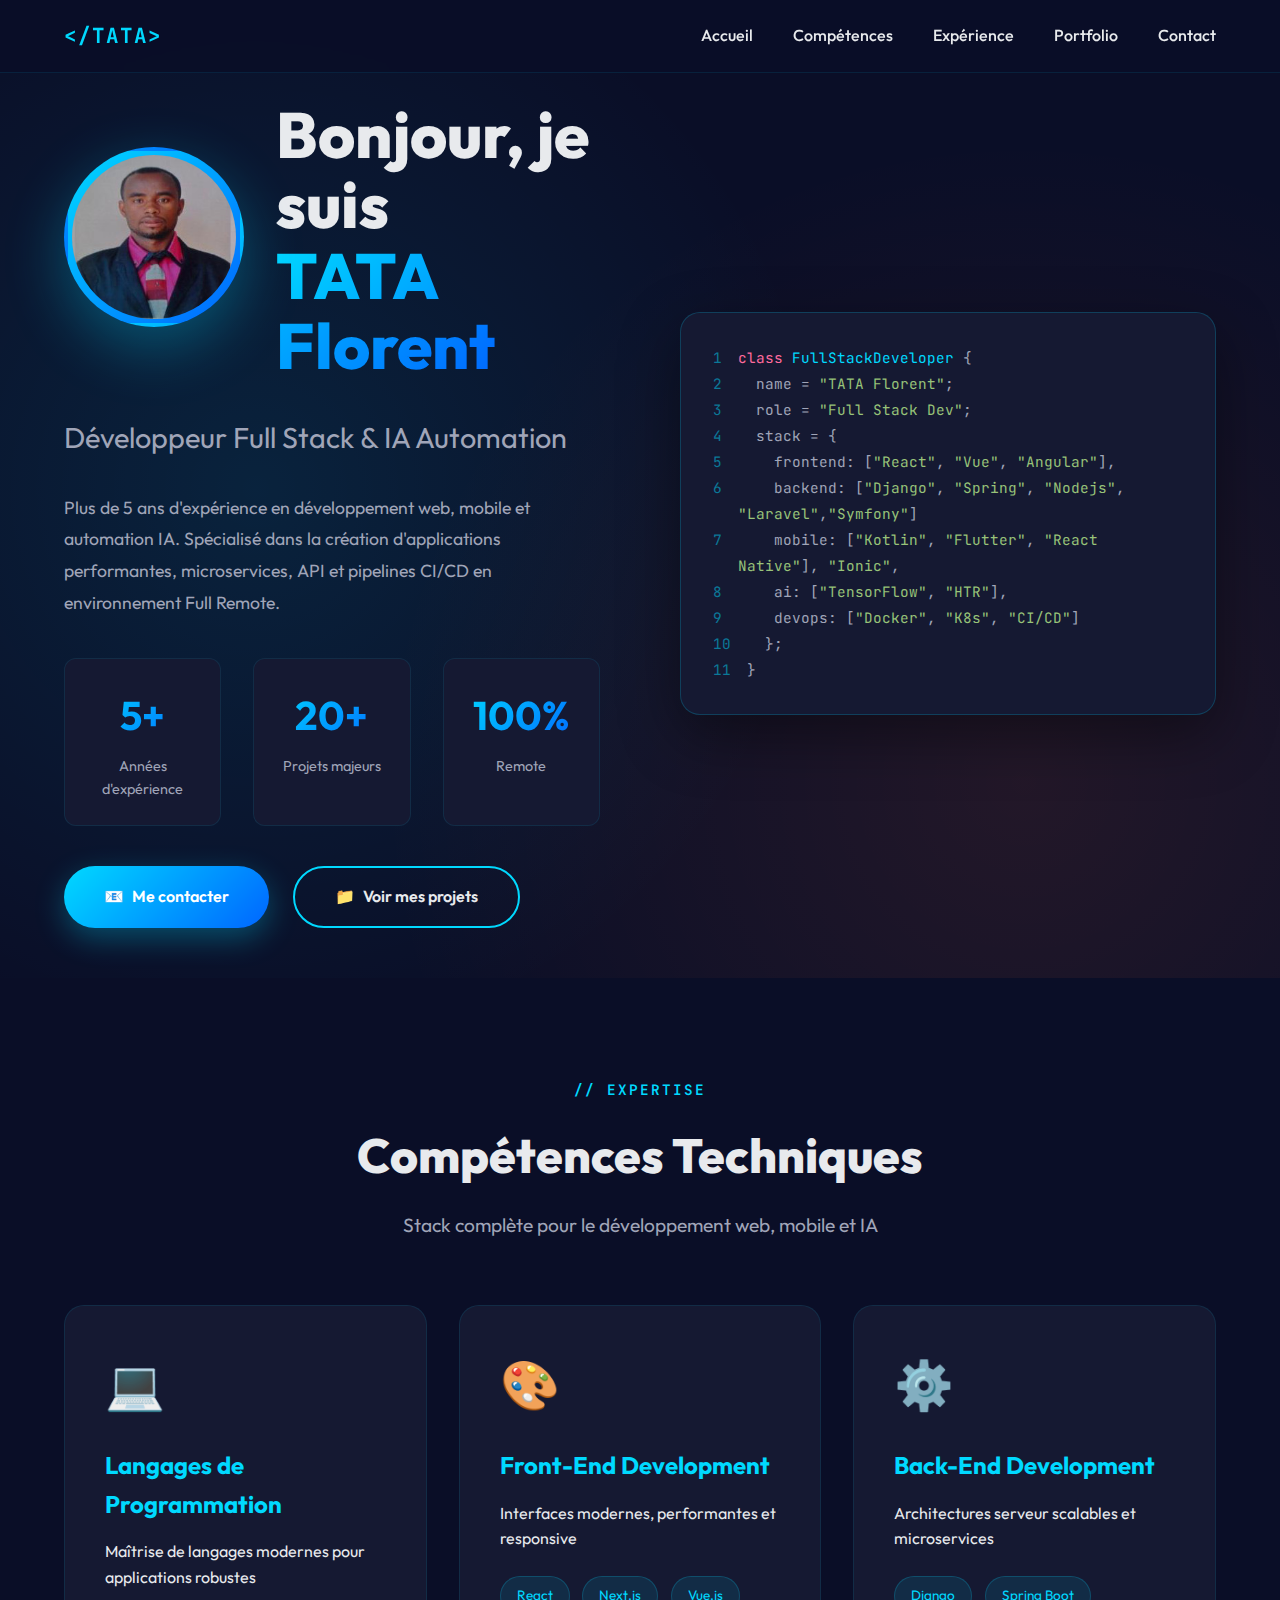
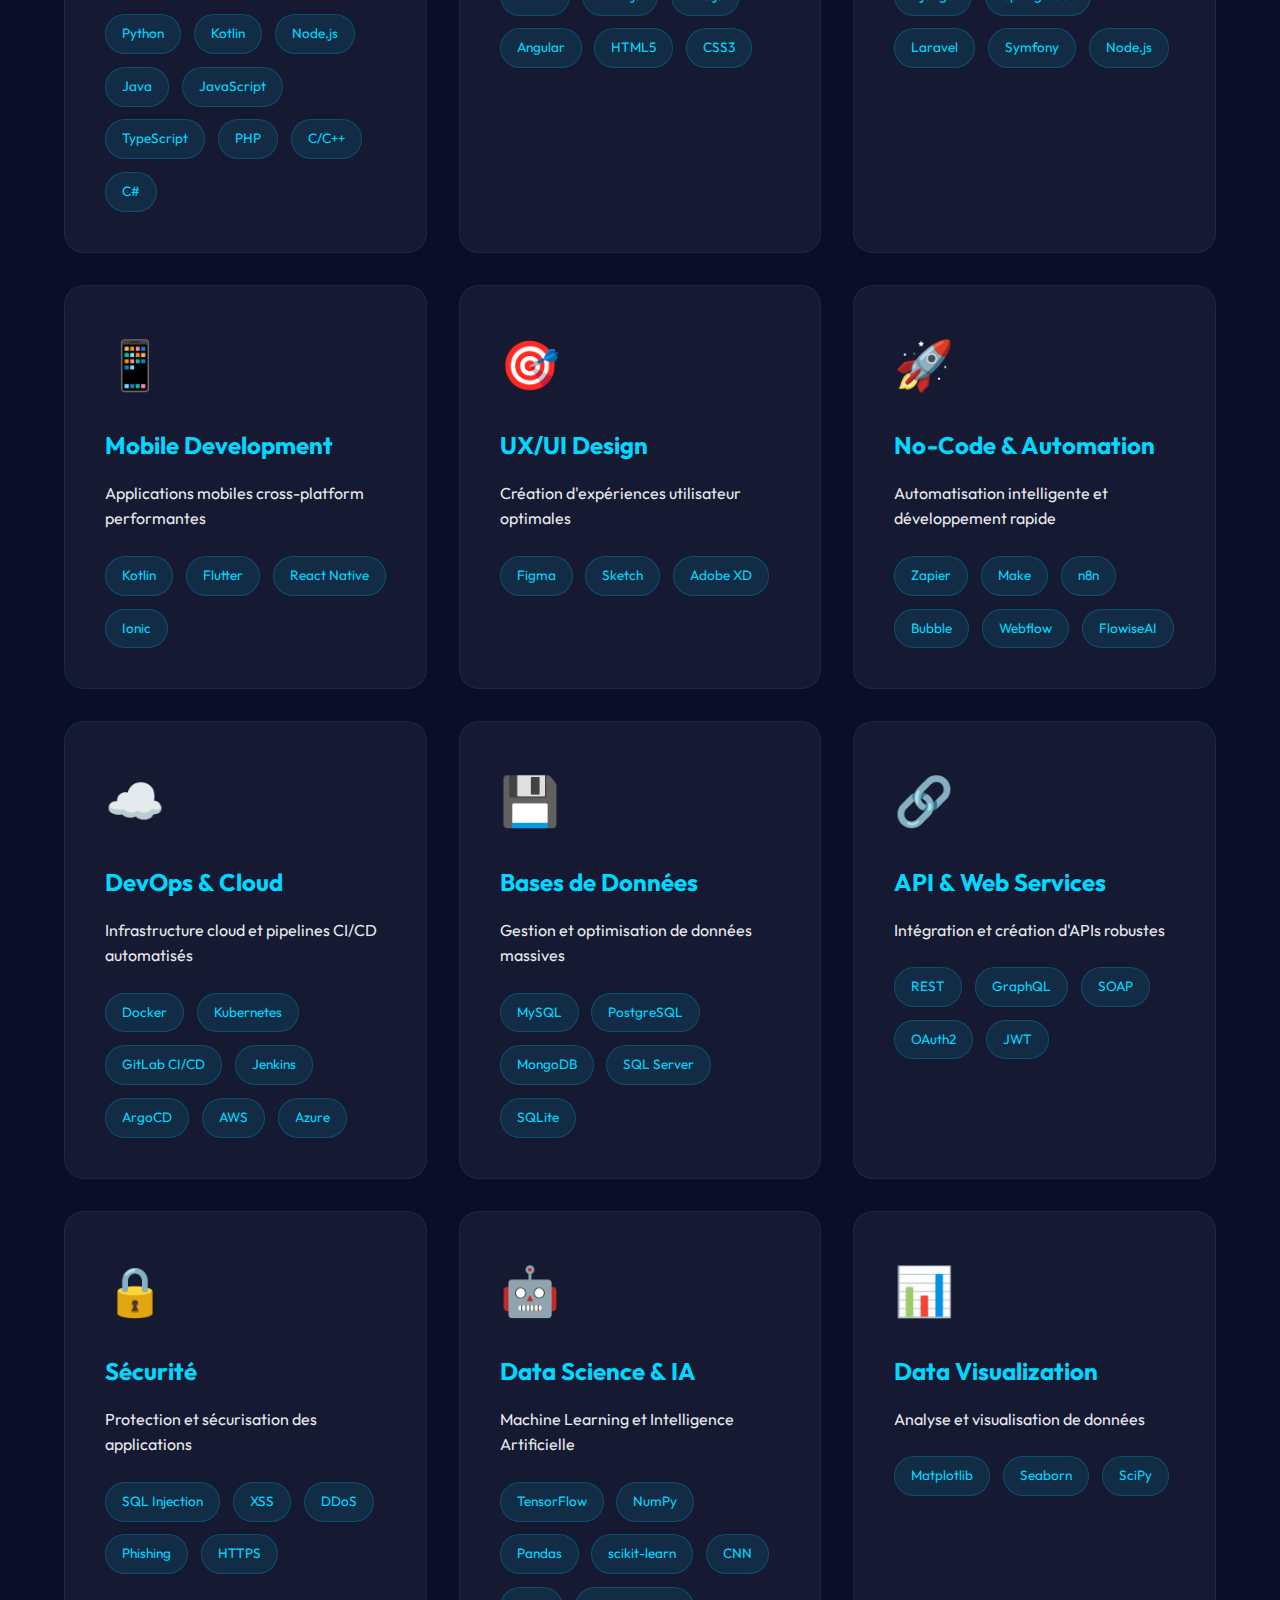
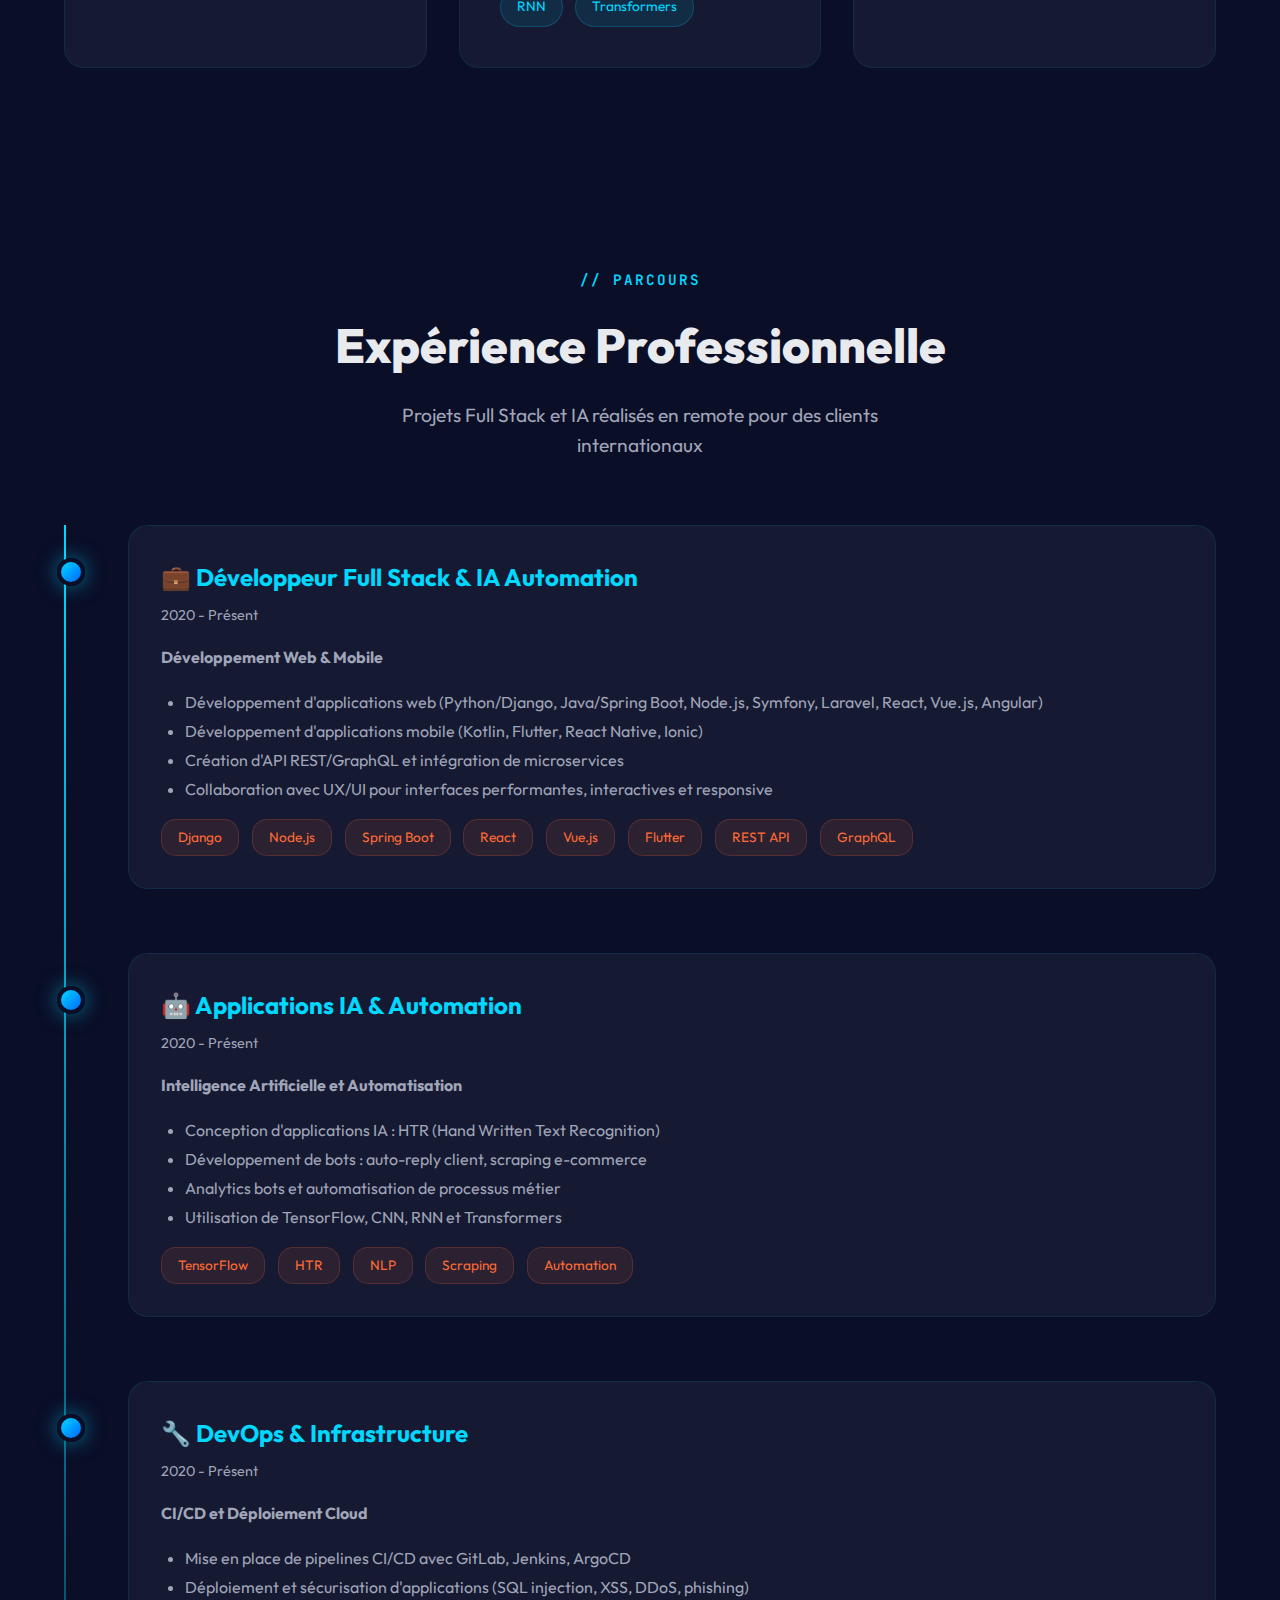
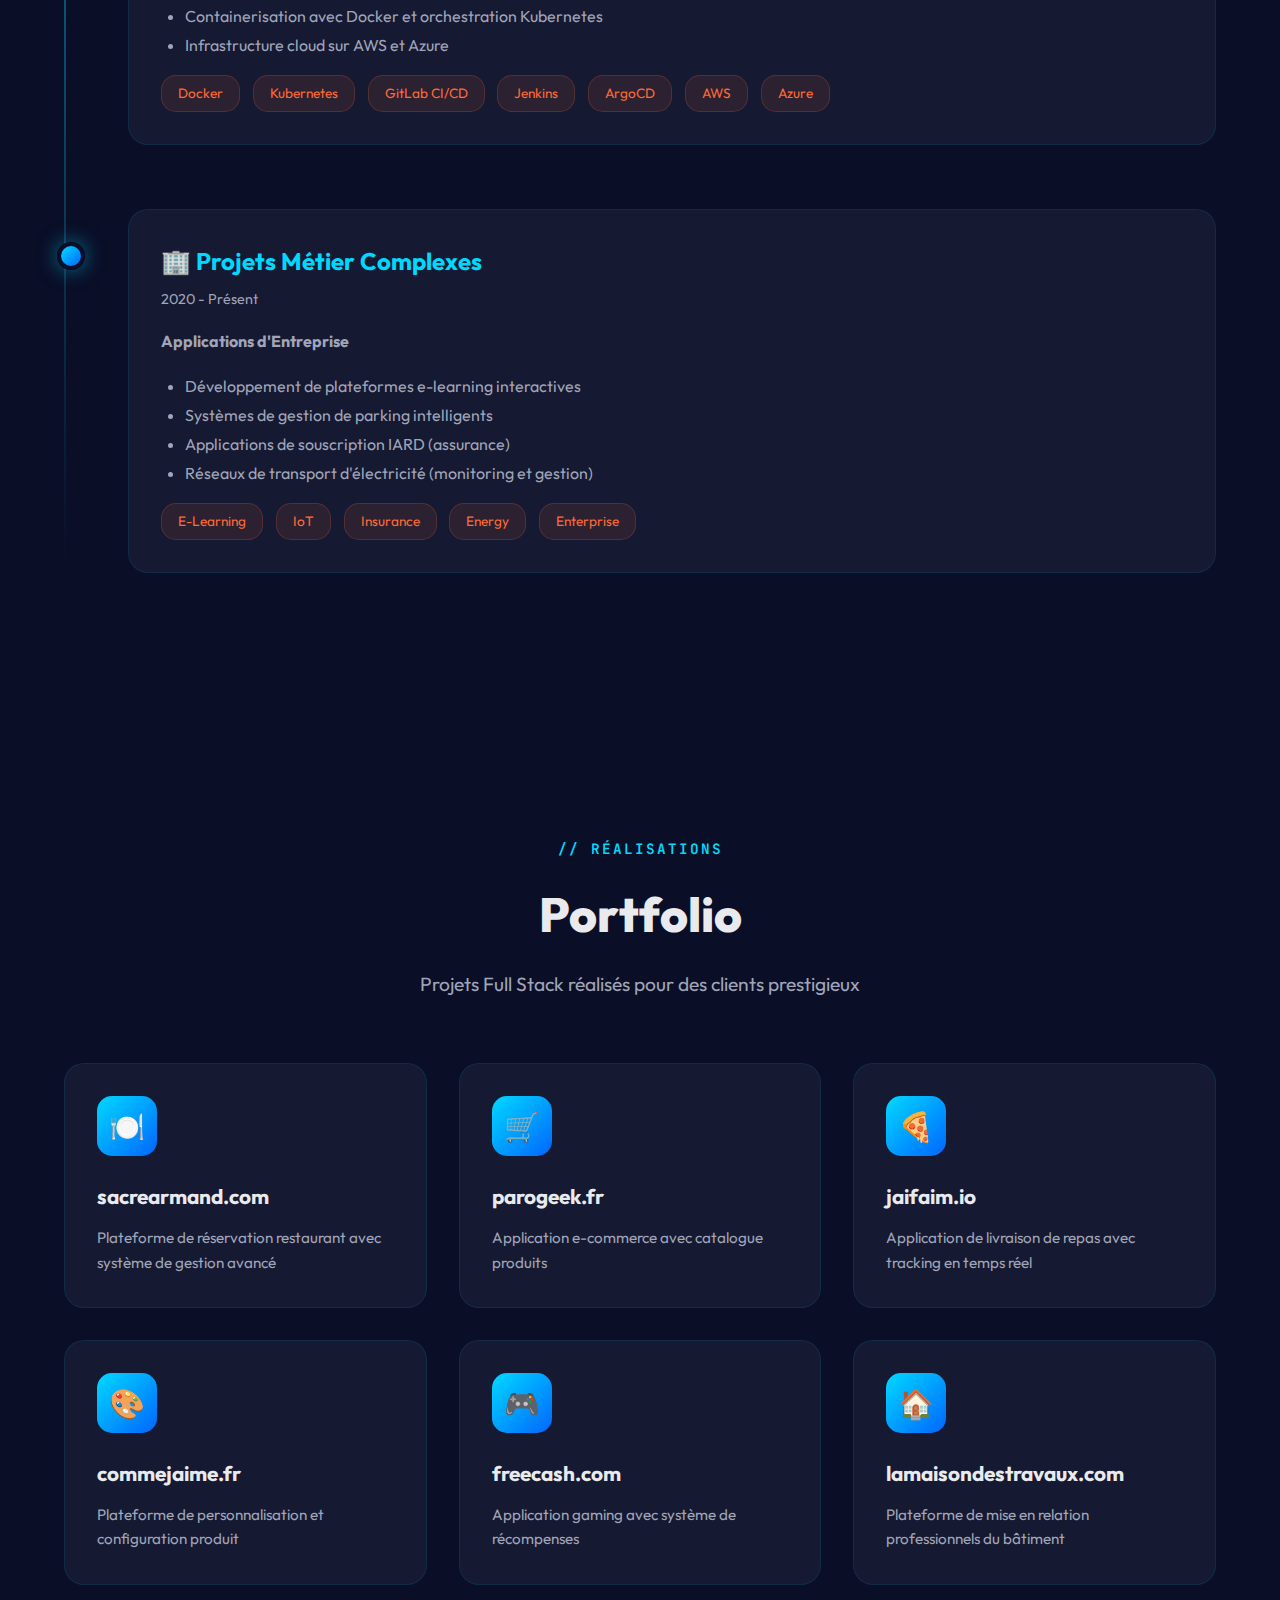
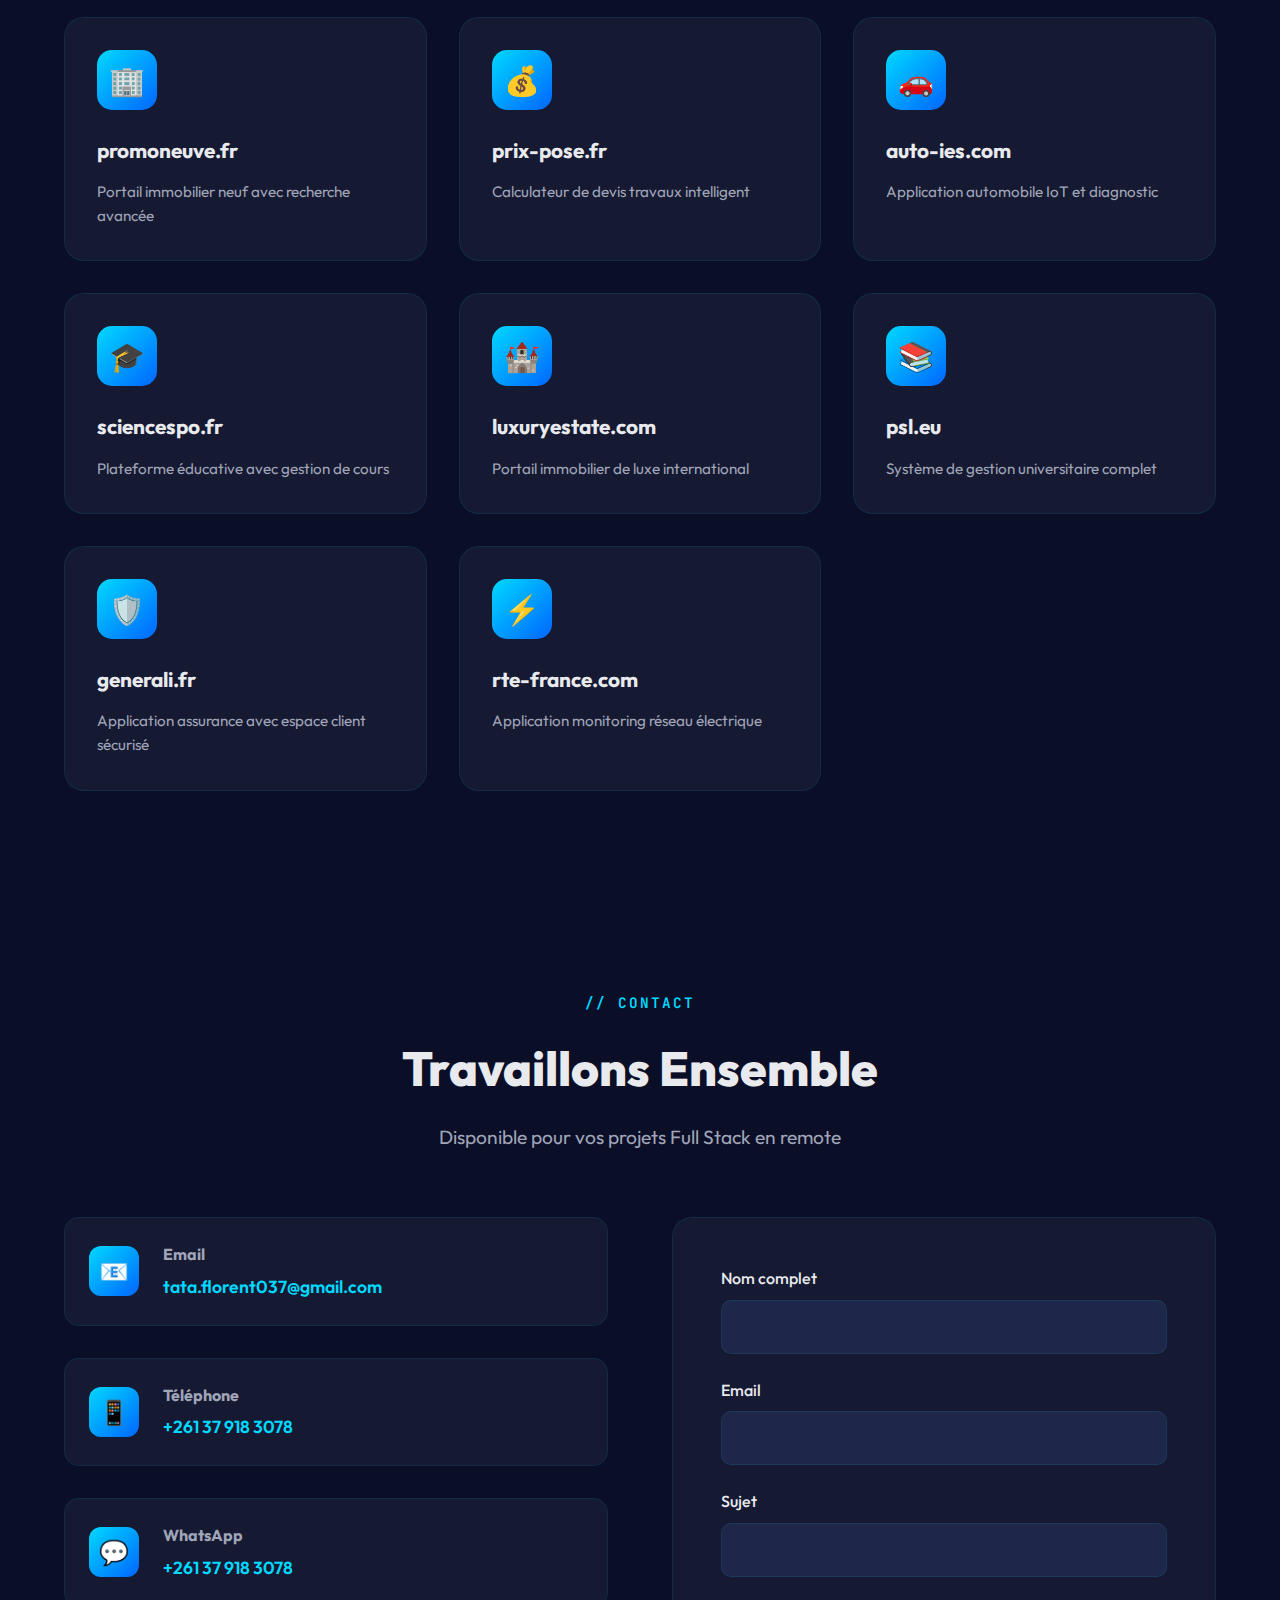
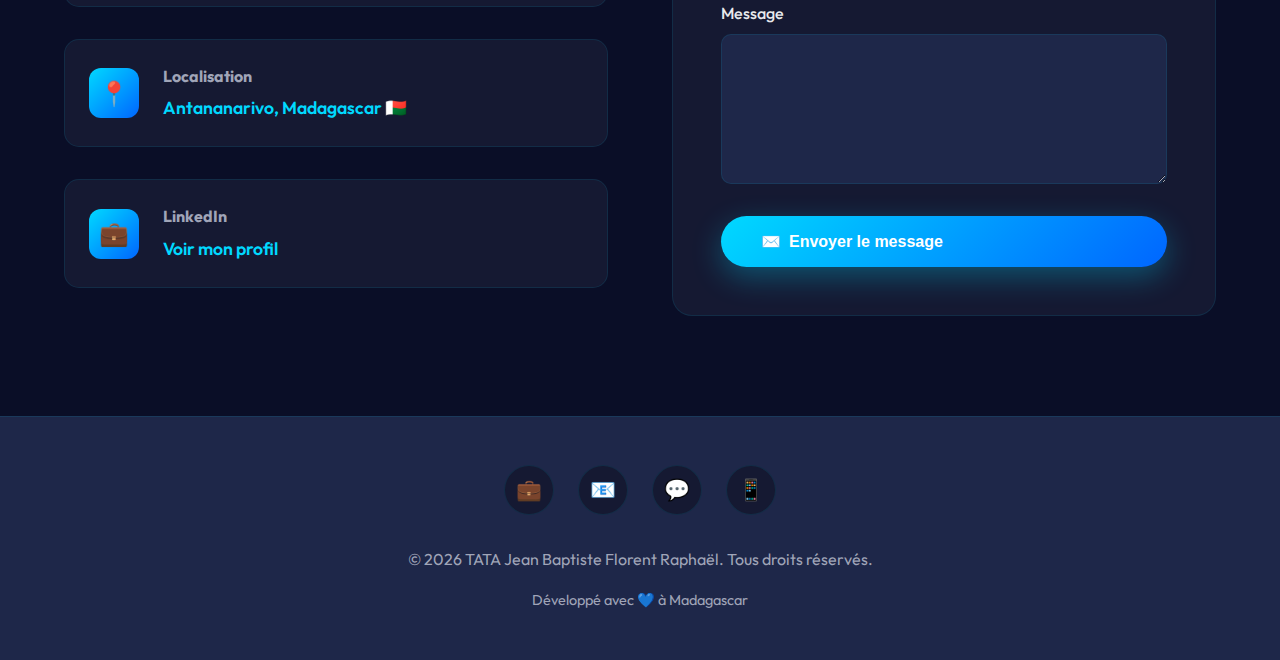
<file: full-stak/index.html>
<!doctype html>
<html lang="fr">
  <head>
    <meta charset="UTF-8" />
    <meta name="viewport" content="width=device-width, initial-scale=1.0" />
    <title>TATA Jean Baptiste Florent Raphaël - Développeur Full Stack</title>
    <link rel="preconnect" href="https://fonts.googleapis.com" />
    <link rel="preconnect" href="https://fonts.gstatic.com" crossorigin />
    <link
      href="https://fonts.googleapis.com/css2?family=Outfit:wght@300;400;600;700;800&family=JetBrains+Mono:wght@400;600&display=swap"
      rel="stylesheet"
    />
    <link rel="stylesheet" href="style-fullstack.css" />
  </head>
  <body>
    <div class="scroll-progress"></div>

    <!-- Navigation -->
    <nav>
      <div class="container">
        <div class="logo">&lt;/TATA&gt;</div>
        <ul>
          <li><a href="#accueil">Accueil</a></li>
          <li><a href="#competences">Compétences</a></li>
          <li><a href="#experience">Expérience</a></li>
          <li><a href="#portfolio">Portfolio</a></li>
          <li><a href="#contact">Contact</a></li>
        </ul>
      </div>
    </nav>

    <!-- Hero Section -->
    <section class="hero" id="accueil">
      <div class="hero-content">
        <div class="hero-text">
          <!-- Photo de profil + Nom -->
          <div class="profile-intro">
            <div class="profile-avatar">
              <img
                src="profil.jpg"
                alt="TATA Florent - Développeur Full Stack"
              />
            </div>
            <div class="profile-text">
              <h1>
                Bonjour, je suis<br />
                <span class="name-highlight">TATA Florent</span>
              </h1>
            </div>
          </div>

          <h2>Développeur Full Stack & IA Automation</h2>
          <p>
            Plus de 5 ans d'expérience en développement web, mobile et
            automation IA. Spécialisé dans la création d'applications
            performantes, microservices, API et pipelines CI/CD en environnement
            Full Remote.
          </p>

          <div class="hero-stats">
            <div class="stat">
              <div class="stat-number">5+</div>
              <div class="stat-label">Années d'expérience</div>
            </div>
            <div class="stat">
              <div class="stat-number">20+</div>
              <div class="stat-label">Projets majeurs</div>
            </div>
            <div class="stat">
              <div class="stat-number">100%</div>
              <div class="stat-label">Remote</div>
            </div>
          </div>

          <div class="cta-buttons">
            <a href="#contact" class="btn btn-primary">
              <span>📧</span> Me contacter
            </a>
            <a href="#portfolio" class="btn btn-secondary">
              <span>📁</span> Voir mes projets
            </a>
          </div>
        </div>

        <div class="hero-visual">
          <div class="floating-card">
            <div class="code-snippet">
              <div class="code-line">
                <span class="line-number">1</span>
                <span
                  ><span class="keyword">class</span>
                  <span class="function">FullStackDeveloper</span> {</span
                >
              </div>
              <div class="code-line">
                <span class="line-number">2</span>
                <span
                  >&nbsp;&nbsp;name =
                  <span class="string">"TATA Florent"</span>;</span
                >
              </div>
              <div class="code-line">
                <span class="line-number">3</span>
                <span
                  >&nbsp;&nbsp;role =
                  <span class="string">"Full Stack Dev"</span>;</span
                >
              </div>
              <div class="code-line">
                <span class="line-number">4</span>
                <span>&nbsp;&nbsp;stack = {</span>
              </div>
              <div class="code-line">
                <span class="line-number">5</span>
                <span
                  >&nbsp;&nbsp;&nbsp;&nbsp;frontend: [<span class="string"
                    >"React"</span
                  >, <span class="string">"Vue"</span>,
                  <span class="string">"Angular"</span>],</span
                >
              </div>
              <div class="code-line">
                <span class="line-number">6</span>
                <span
                  >&nbsp;&nbsp;&nbsp;&nbsp;backend: [<span class="string"
                    >"Django"</span
                  >, <span class="string">"Spring"</span>,
                  <span class="string">"Nodejs"</span>,
                  <span class="string">"Laravel"</span>,<span class="string"
                    >"Symfony"</span
                  >]
                </span>
              </div>
              <div class="code-line">
                <span class="line-number">7</span>
                <span
                  >&nbsp;&nbsp;&nbsp;&nbsp;mobile: [<span class="string"
                    >"Kotlin"</span
                  >, <span class="string">"Flutter"</span>,
                  <span class="string">"React Native"</span>],
                  <span class="string">"Ionic"</span>,
                </span>
              </div>
              <div class="code-line">
                <span class="line-number">8</span>
                <span
                  >&nbsp;&nbsp;&nbsp;&nbsp;ai: [<span class="string"
                    >"TensorFlow"</span
                  >, <span class="string">"HTR"</span>],</span
                >
              </div>
              <div class="code-line">
                <span class="line-number">9</span>
                <span
                  >&nbsp;&nbsp;&nbsp;&nbsp;devops: [<span class="string"
                    >"Docker"</span
                  >, <span class="string">"K8s"</span>,
                  <span class="string">"CI/CD"</span>]</span
                >
              </div>
              <div class="code-line">
                <span class="line-number">10</span>
                <span>&nbsp;&nbsp;};</span>
              </div>
              <div class="code-line">
                <span class="line-number">11</span>
                <span>}</span>
              </div>
            </div>
          </div>
        </div>
      </div>
    </section>

    <!-- Compétences Section -->
    <section id="competences">
      <div class="section-header">
        <div class="section-tag">// EXPERTISE</div>
        <h2 class="section-title">Compétences Techniques</h2>
        <p class="section-subtitle">
          Stack complète pour le développement web, mobile et IA
        </p>
      </div>

      <div class="skills-grid">
        <div class="skill-category">
          <div class="skill-icon">💻</div>
          <h3>Langages de Programmation</h3>
          <p>Maîtrise de langages modernes pour applications robustes</p>
          <div class="skill-tags">
            <span class="skill-tag">Python</span>
            <span class="skill-tag">Kotlin</span>
            <span class="skill-tag">Node.js</span>
            <span class="skill-tag">Java</span>
            <span class="skill-tag">JavaScript</span>
            <span class="skill-tag">TypeScript</span>
            <span class="skill-tag">PHP</span>
            <span class="skill-tag">C/C++</span>
            <span class="skill-tag">C#</span>
          </div>
        </div>

        <div class="skill-category">
          <div class="skill-icon">🎨</div>
          <h3>Front-End Development</h3>
          <p>Interfaces modernes, performantes et responsive</p>
          <div class="skill-tags">
            <span class="skill-tag">React</span>
            <span class="skill-tag">Next.js</span>
            <span class="skill-tag">Vue.js</span>
            <span class="skill-tag">Angular</span>
            <span class="skill-tag">HTML5</span>
            <span class="skill-tag">CSS3</span>
          </div>
        </div>

        <div class="skill-category">
          <div class="skill-icon">⚙️</div>
          <h3>Back-End Development</h3>
          <p>Architectures serveur scalables et microservices</p>
          <div class="skill-tags">
            <span class="skill-tag">Django</span>
            <span class="skill-tag">Spring Boot</span>
            <span class="skill-tag">Laravel</span>
            <span class="skill-tag">Symfony</span>
            <span class="skill-tag">Node.js</span>
          </div>
        </div>

        <div class="skill-category">
          <div class="skill-icon">📱</div>
          <h3>Mobile Development</h3>
          <p>Applications mobiles cross-platform performantes</p>
          <div class="skill-tags">
            <span class="skill-tag">Kotlin</span>
            <span class="skill-tag">Flutter</span>
            <span class="skill-tag">React Native</span>
            <span class="skill-tag">Ionic</span>
          </div>
        </div>

        <div class="skill-category">
          <div class="skill-icon">🎯</div>
          <h3>UX/UI Design</h3>
          <p>Création d'expériences utilisateur optimales</p>
          <div class="skill-tags">
            <span class="skill-tag">Figma</span>
            <span class="skill-tag">Sketch</span>
            <span class="skill-tag">Adobe XD</span>
          </div>
        </div>

        <div class="skill-category">
          <div class="skill-icon">🚀</div>
          <h3>No-Code & Automation</h3>
          <p>Automatisation intelligente et développement rapide</p>
          <div class="skill-tags">
            <span class="skill-tag">Zapier</span>
            <span class="skill-tag">Make</span>
            <span class="skill-tag">n8n</span>
            <span class="skill-tag">Bubble</span>
            <span class="skill-tag">Webflow</span>
            <span class="skill-tag">FlowiseAI</span>
          </div>
        </div>

        <div class="skill-category">
          <div class="skill-icon">☁️</div>
          <h3>DevOps & Cloud</h3>
          <p>Infrastructure cloud et pipelines CI/CD automatisés</p>
          <div class="skill-tags">
            <span class="skill-tag">Docker</span>
            <span class="skill-tag">Kubernetes</span>
            <span class="skill-tag">GitLab CI/CD</span>
            <span class="skill-tag">Jenkins</span>
            <span class="skill-tag">ArgoCD</span>
            <span class="skill-tag">AWS</span>
            <span class="skill-tag">Azure</span>
          </div>
        </div>

        <div class="skill-category">
          <div class="skill-icon">💾</div>
          <h3>Bases de Données</h3>
          <p>Gestion et optimisation de données massives</p>
          <div class="skill-tags">
            <span class="skill-tag">MySQL</span>
            <span class="skill-tag">PostgreSQL</span>
            <span class="skill-tag">MongoDB</span>
            <span class="skill-tag">SQL Server</span>
            <span class="skill-tag">SQLite</span>
          </div>
        </div>

        <div class="skill-category">
          <div class="skill-icon">🔗</div>
          <h3>API & Web Services</h3>
          <p>Intégration et création d'APIs robustes</p>
          <div class="skill-tags">
            <span class="skill-tag">REST</span>
            <span class="skill-tag">GraphQL</span>
            <span class="skill-tag">SOAP</span>
            <span class="skill-tag">OAuth2</span>
            <span class="skill-tag">JWT</span>
          </div>
        </div>

        <div class="skill-category">
          <div class="skill-icon">🔒</div>
          <h3>Sécurité</h3>
          <p>Protection et sécurisation des applications</p>
          <div class="skill-tags">
            <span class="skill-tag">SQL Injection</span>
            <span class="skill-tag">XSS</span>
            <span class="skill-tag">DDoS</span>
            <span class="skill-tag">Phishing</span>
            <span class="skill-tag">HTTPS</span>
          </div>
        </div>

        <div class="skill-category">
          <div class="skill-icon">🤖</div>
          <h3>Data Science & IA</h3>
          <p>Machine Learning et Intelligence Artificielle</p>
          <div class="skill-tags">
            <span class="skill-tag">TensorFlow</span>
            <span class="skill-tag">NumPy</span>
            <span class="skill-tag">Pandas</span>
            <span class="skill-tag">scikit-learn</span>
            <span class="skill-tag">CNN</span>
            <span class="skill-tag">RNN</span>
            <span class="skill-tag">Transformers</span>
          </div>
        </div>

        <div class="skill-category">
          <div class="skill-icon">📊</div>
          <h3>Data Visualization</h3>
          <p>Analyse et visualisation de données</p>
          <div class="skill-tags">
            <span class="skill-tag">Matplotlib</span>
            <span class="skill-tag">Seaborn</span>
            <span class="skill-tag">SciPy</span>
          </div>
        </div>
      </div>
    </section>

    <!-- Expérience Section -->
    <section id="experience">
      <div class="section-header">
        <div class="section-tag">// PARCOURS</div>
        <h2 class="section-title">Expérience Professionnelle</h2>
        <p class="section-subtitle">
          Projets Full Stack et IA réalisés en remote pour des clients
          internationaux
        </p>
      </div>

      <div class="timeline">
        <div class="timeline-item">
          <div class="timeline-company">
            💼 Développeur Full Stack & IA Automation
          </div>
          <div class="timeline-period">2020 - Présent</div>
          <div class="timeline-description">
            <h4>Développement Web & Mobile</h4>
            <ul
              style="
                margin-left: 1.5rem;
                margin-top: 1rem;
                color: var(--text-muted);
              "
            >
              <li>
                Développement d'applications web (Python/Django, Java/Spring
                Boot, Node.js, Symfony, Laravel, React, Vue.js, Angular)
              </li>
              <li>
                Développement d'applications mobile (Kotlin, Flutter, React
                Native, Ionic)
              </li>
              <li>
                Création d'API REST/GraphQL et intégration de microservices
              </li>
              <li>
                Collaboration avec UX/UI pour interfaces performantes,
                interactives et responsive
              </li>
            </ul>
          </div>
          <div class="timeline-tech">
            <span class="tech-badge">Django</span>
            <span class="tech-badge">Node.js</span>
            <span class="tech-badge">Spring Boot</span>
            <span class="tech-badge">React</span>
            <span class="tech-badge">Vue.js</span>
            <span class="tech-badge">Flutter</span>
            <span class="tech-badge">REST API</span>
            <span class="tech-badge">GraphQL</span>
          </div>
        </div>

        <div class="timeline-item">
          <div class="timeline-company">🤖 Applications IA & Automation</div>
          <div class="timeline-period">2020 - Présent</div>
          <div class="timeline-description">
            <h4>Intelligence Artificielle et Automatisation</h4>
            <ul
              style="
                margin-left: 1.5rem;
                margin-top: 1rem;
                color: var(--text-muted);
              "
            >
              <li>
                Conception d'applications IA : HTR (Hand Written Text
                Recognition)
              </li>
              <li>
                Développement de bots : auto-reply client, scraping e-commerce
              </li>
              <li>Analytics bots et automatisation de processus métier</li>
              <li>Utilisation de TensorFlow, CNN, RNN et Transformers</li>
            </ul>
          </div>
          <div class="timeline-tech">
            <span class="tech-badge">TensorFlow</span>
            <span class="tech-badge">HTR</span>
            <span class="tech-badge">NLP</span>
            <span class="tech-badge">Scraping</span>
            <span class="tech-badge">Automation</span>
          </div>
        </div>

        <div class="timeline-item">
          <div class="timeline-company">🔧 DevOps & Infrastructure</div>
          <div class="timeline-period">2020 - Présent</div>
          <div class="timeline-description">
            <h4>CI/CD et Déploiement Cloud</h4>
            <ul
              style="
                margin-left: 1.5rem;
                margin-top: 1rem;
                color: var(--text-muted);
              "
            >
              <li>
                Mise en place de pipelines CI/CD avec GitLab, Jenkins, ArgoCD
              </li>
              <li>
                Déploiement et sécurisation d'applications (SQL injection, XSS,
                DDoS, phishing)
              </li>
              <li>Containerisation avec Docker et orchestration Kubernetes</li>
              <li>Infrastructure cloud sur AWS et Azure</li>
            </ul>
          </div>
          <div class="timeline-tech">
            <span class="tech-badge">Docker</span>
            <span class="tech-badge">Kubernetes</span>
            <span class="tech-badge">GitLab CI/CD</span>
            <span class="tech-badge">Jenkins</span>
            <span class="tech-badge">ArgoCD</span>
            <span class="tech-badge">AWS</span>
            <span class="tech-badge">Azure</span>
          </div>
        </div>

        <div class="timeline-item">
          <div class="timeline-company">🏢 Projets Métier Complexes</div>
          <div class="timeline-period">2020 - Présent</div>
          <div class="timeline-description">
            <h4>Applications d'Entreprise</h4>
            <ul
              style="
                margin-left: 1.5rem;
                margin-top: 1rem;
                color: var(--text-muted);
              "
            >
              <li>Développement de plateformes e-learning interactives</li>
              <li>Systèmes de gestion de parking intelligents</li>
              <li>Applications de souscription IARD (assurance)</li>
              <li>
                Réseaux de transport d'électricité (monitoring et gestion)
              </li>
            </ul>
          </div>
          <div class="timeline-tech">
            <span class="tech-badge">E-Learning</span>
            <span class="tech-badge">IoT</span>
            <span class="tech-badge">Insurance</span>
            <span class="tech-badge">Energy</span>
            <span class="tech-badge">Enterprise</span>
          </div>
        </div>
      </div>
    </section>

    <!-- Portfolio Section -->
    <section id="portfolio">
      <div class="section-header">
        <div class="section-tag">// RÉALISATIONS</div>
        <h2 class="section-title">Portfolio</h2>
        <p class="section-subtitle">
          Projets Full Stack réalisés pour des clients prestigieux
        </p>
      </div>

      <div class="portfolio-grid">
        <div class="portfolio-item">
          <div class="portfolio-content">
            <div class="portfolio-icon">🍽️</div>
            <h3>sacrearmand.com</h3>
            <p>
              Plateforme de réservation restaurant avec système de gestion
              avancé
            </p>
          </div>
        </div>

        <div class="portfolio-item">
          <div class="portfolio-content">
            <div class="portfolio-icon">🛒</div>
            <h3>parogeek.fr</h3>
            <p>Application e-commerce avec catalogue produits</p>
          </div>
        </div>

        <div class="portfolio-item">
          <div class="portfolio-content">
            <div class="portfolio-icon">🍕</div>
            <h3>jaifaim.io</h3>
            <p>Application de livraison de repas avec tracking en temps réel</p>
          </div>
        </div>

        <div class="portfolio-item">
          <div class="portfolio-content">
            <div class="portfolio-icon">🎨</div>
            <h3>commejaime.fr</h3>
            <p>Plateforme de personnalisation et configuration produit</p>
          </div>
        </div>

        <div class="portfolio-item">
          <div class="portfolio-content">
            <div class="portfolio-icon">🎮</div>
            <h3>freecash.com</h3>
            <p>Application gaming avec système de récompenses</p>
          </div>
        </div>

        <div class="portfolio-item">
          <div class="portfolio-content">
            <div class="portfolio-icon">🏠</div>
            <h3>lamaisondestravaux.com</h3>
            <p>Plateforme de mise en relation professionnels du bâtiment</p>
          </div>
        </div>

        <div class="portfolio-item">
          <div class="portfolio-content">
            <div class="portfolio-icon">🏢</div>
            <h3>promoneuve.fr</h3>
            <p>Portail immobilier neuf avec recherche avancée</p>
          </div>
        </div>

        <div class="portfolio-item">
          <div class="portfolio-content">
            <div class="portfolio-icon">💰</div>
            <h3>prix-pose.fr</h3>
            <p>Calculateur de devis travaux intelligent</p>
          </div>
        </div>

        <div class="portfolio-item">
          <div class="portfolio-content">
            <div class="portfolio-icon">🚗</div>
            <h3>auto-ies.com</h3>
            <p>Application automobile IoT et diagnostic</p>
          </div>
        </div>

        <div class="portfolio-item">
          <div class="portfolio-content">
            <div class="portfolio-icon">🎓</div>
            <h3>sciencespo.fr</h3>
            <p>Plateforme éducative avec gestion de cours</p>
          </div>
        </div>

        <div class="portfolio-item">
          <div class="portfolio-content">
            <div class="portfolio-icon">🏰</div>
            <h3>luxuryestate.com</h3>
            <p>Portail immobilier de luxe international</p>
          </div>
        </div>

        <div class="portfolio-item">
          <div class="portfolio-content">
            <div class="portfolio-icon">📚</div>
            <h3>psl.eu</h3>
            <p>Système de gestion universitaire complet</p>
          </div>
        </div>

        <div class="portfolio-item">
          <div class="portfolio-content">
            <div class="portfolio-icon">🛡️</div>
            <h3>generali.fr</h3>
            <p>Application assurance avec espace client sécurisé</p>
          </div>
        </div>

        <div class="portfolio-item">
          <div class="portfolio-content">
            <div class="portfolio-icon">⚡</div>
            <h3>rte-france.com</h3>
            <p>Application monitoring réseau électrique</p>
          </div>
        </div>
      </div>
    </section>

    <!-- Contact Section -->
    <section id="contact">
      <div class="section-header">
        <div class="section-tag">// CONTACT</div>
        <h2 class="section-title">Travaillons Ensemble</h2>
        <p class="section-subtitle">
          Disponible pour vos projets Full Stack en remote
        </p>
      </div>

      <div class="contact-grid">
        <div class="contact-info">
          <div class="contact-item">
            <div class="contact-icon">📧</div>
            <div class="contact-details">
              <h4>Email</h4>
              <a href="mailto:tata.florent037@gmail.com"
                >tata.florent037@gmail.com</a
              >
            </div>
          </div>

          <div class="contact-item">
            <div class="contact-icon">📱</div>
            <div class="contact-details">
              <h4>Téléphone</h4>
              <a href="tel:+261348806399">+261 37 918 3078</a>
            </div>
          </div>

          <div class="contact-item">
            <div class="contact-icon">💬</div>
            <div class="contact-details">
              <h4>WhatsApp</h4>
              <a href="https://wa.me/261379183078">+261 37 918 3078</a>
            </div>
          </div>

          <div class="contact-item">
            <div class="contact-icon">📍</div>
            <div class="contact-details">
              <h4>Localisation</h4>
              <a href="#">Antananarivo, Madagascar 🇲🇬</a>
            </div>
          </div>

          <div class="contact-item">
            <div class="contact-icon">💼</div>
            <div class="contact-details">
              <h4>LinkedIn</h4>
              <a
                href="https://linkedin.com/in/tata-florent-262900179"
                target="_blank"
                >Voir mon profil</a
              >
            </div>
          </div>
        </div>

        <div class="contact-form">
          <form id="contactForm">
            <div class="form-group">
              <label for="name">Nom complet</label>
              <input type="text" id="name" name="name" required />
            </div>
            <div class="form-group">
              <label for="email">Email</label>
              <input type="email" id="email" name="email" required />
            </div>
            <div class="form-group">
              <label for="subject">Sujet</label>
              <input type="text" id="subject" name="subject" required />
            </div>
            <div class="form-group">
              <label for="message">Message</label>
              <textarea id="message" name="message" required></textarea>
            </div>
            <button type="submit" class="btn btn-primary" style="width: 100%">
              <span>✉️</span> Envoyer le message
            </button>
          </form>
        </div>
      </div>
    </section>

    <!-- Footer -->
    <footer>
      <div class="social-links">
        <a
          href="https://linkedin.com/in/tata-florent-262900179"
          class="social-link"
          target="_blank"
          >💼</a
        >
        <a href="mailto:florent.tata91@gmail.com" class="social-link">📧</a>
        <a href="https://wa.me/261379183078" class="social-link" target="_blank"
          >💬</a
        >
        <a href="tel:+261348806399" class="social-link">📱</a>
      </div>
      <p style="color: var(--text-muted)">
        &copy; <span id="year"></span> TATA Jean Baptiste Florent Raphaël. Tous
        droits réservés.
      </p>
      <p style="color: var(--text-muted); margin-top: 1rem; font-size: 0.9rem">
        Développé avec 💙 à Madagascar
      </p>
    </footer>

    <script src="script-fullstack.js"></script>
  </body>
</html>
</file>
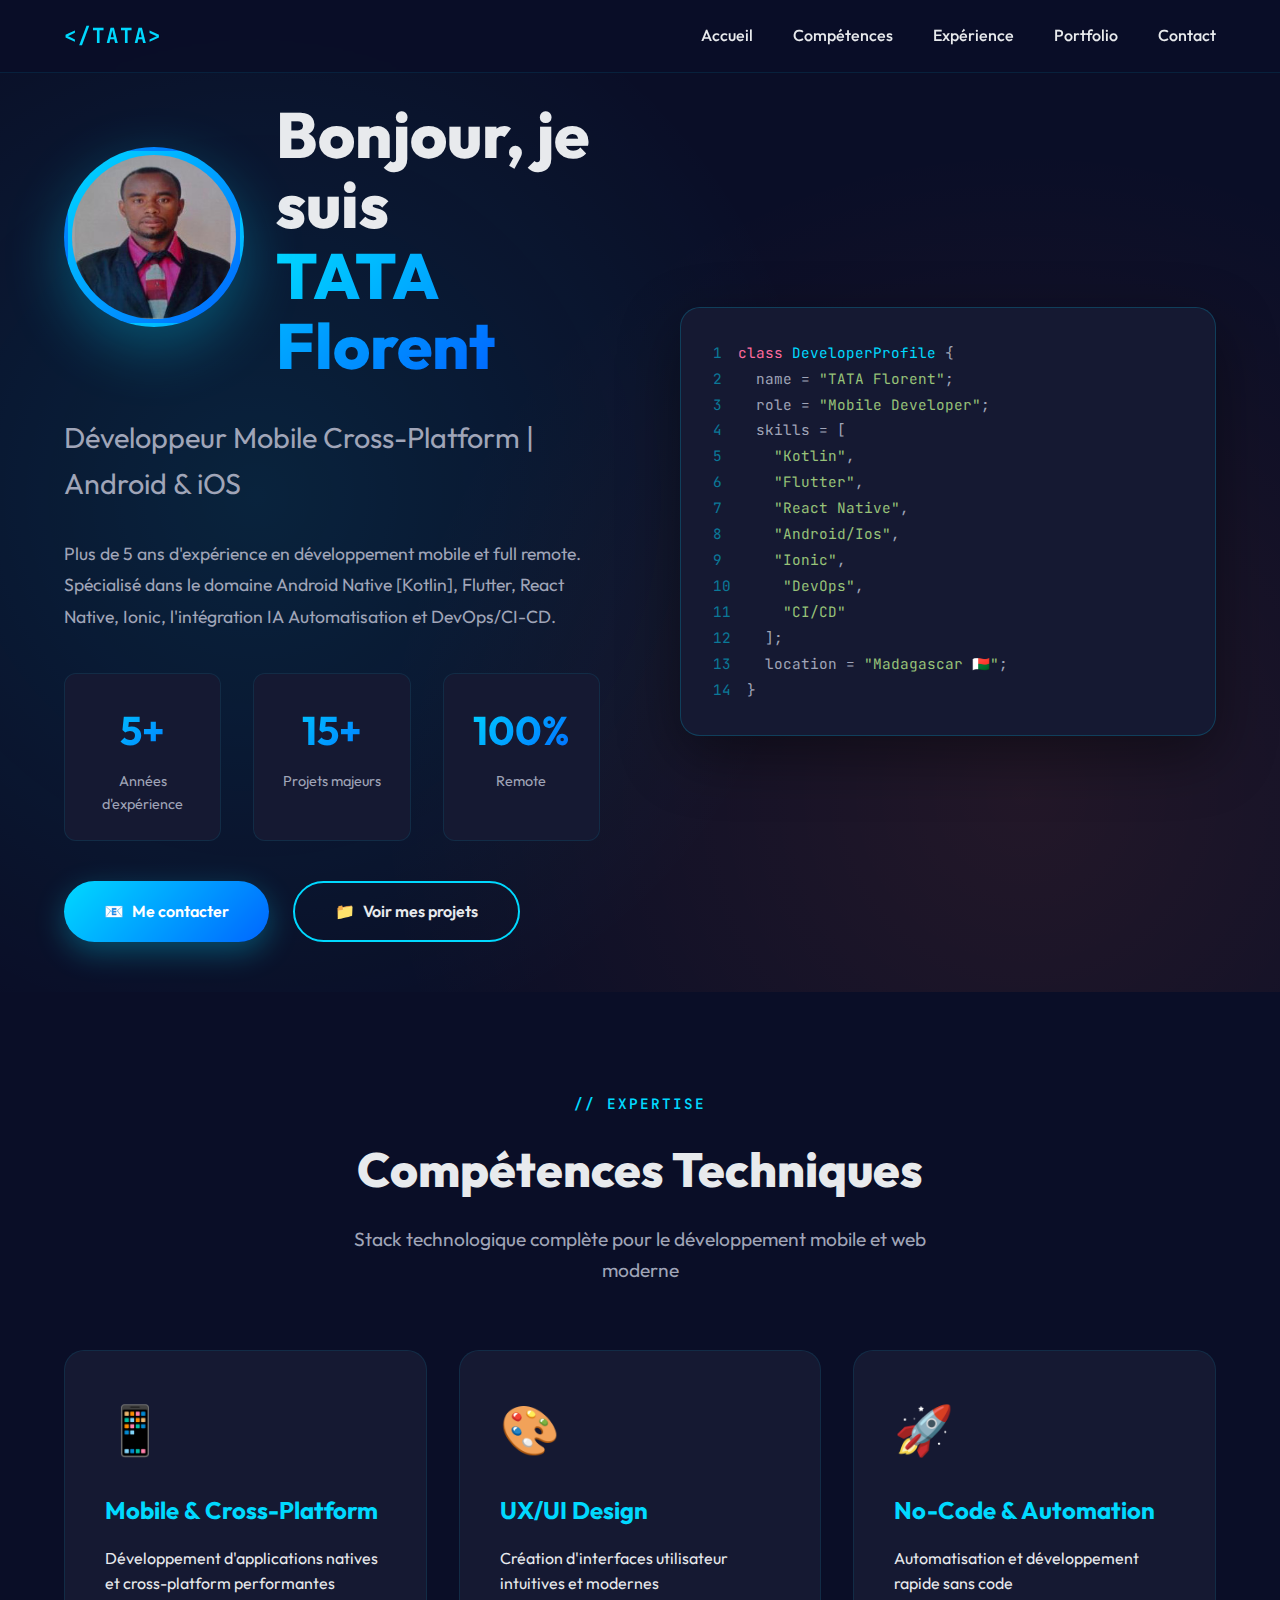
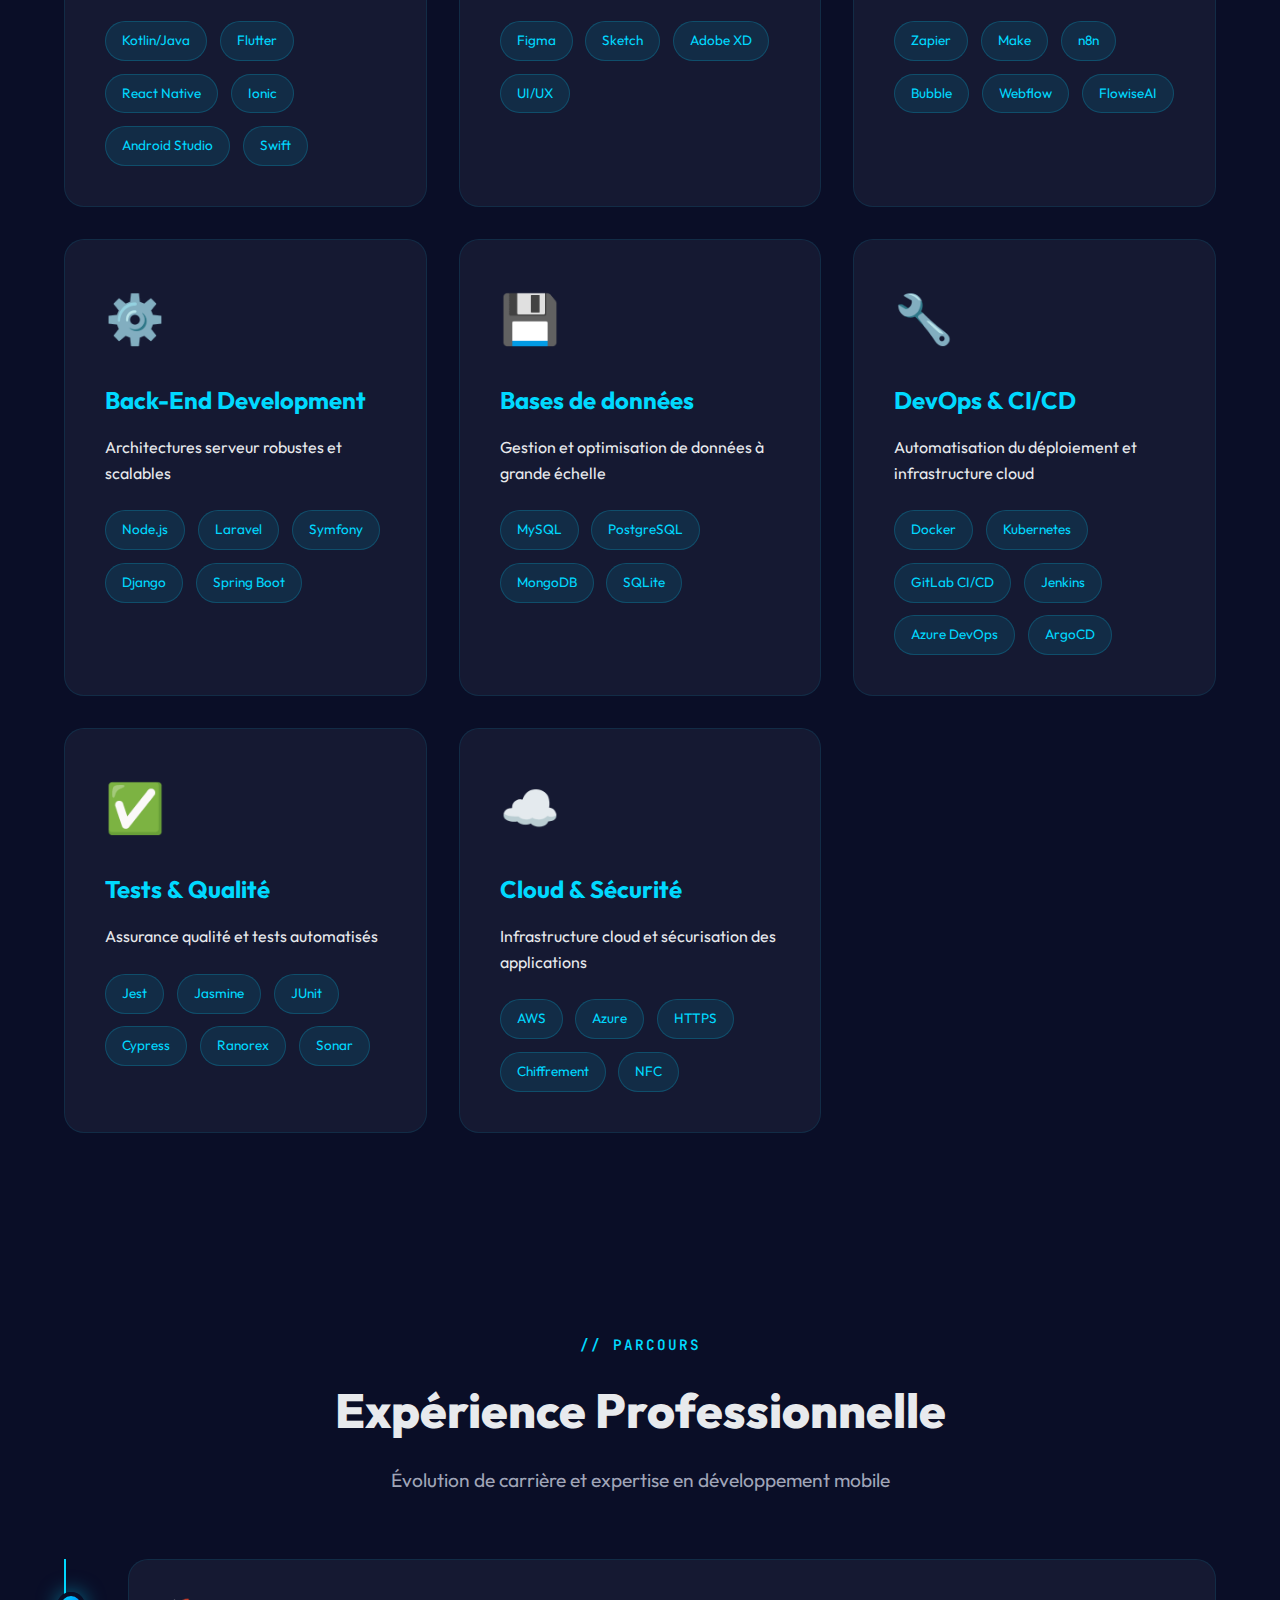
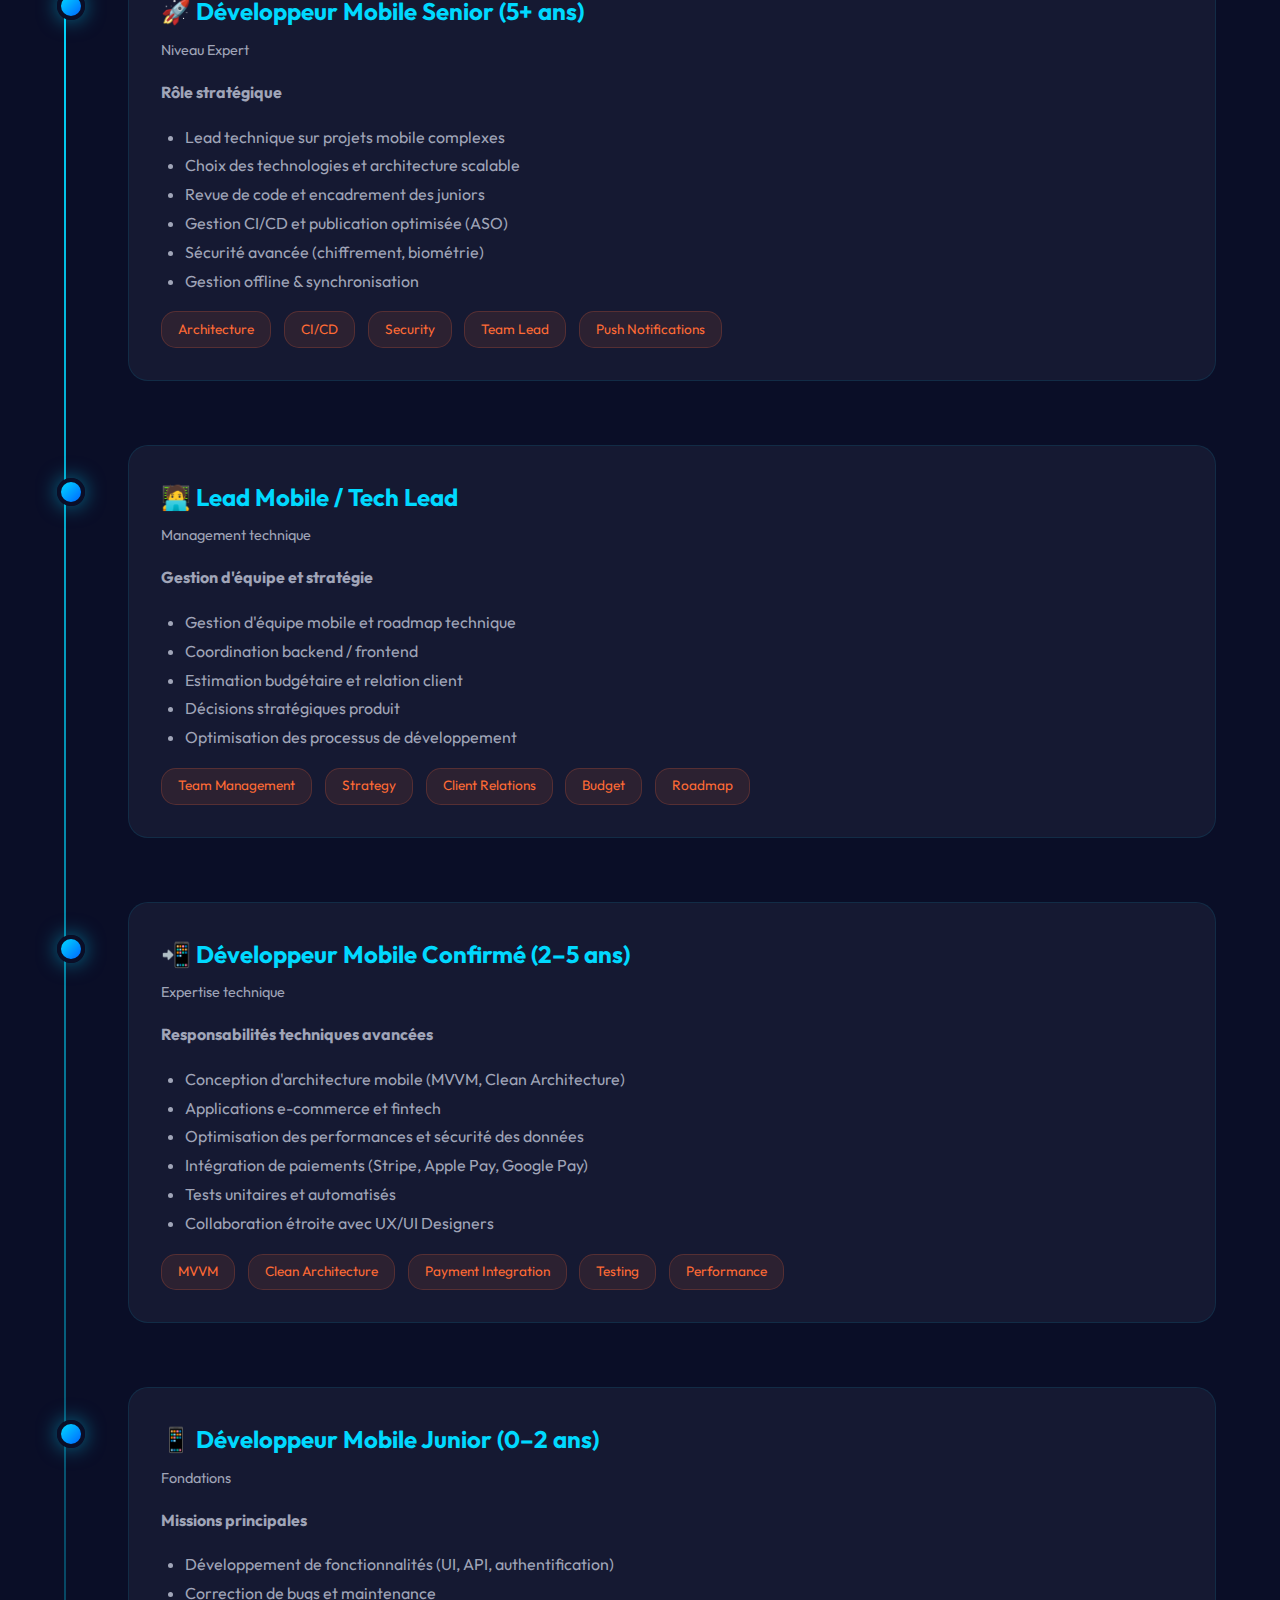
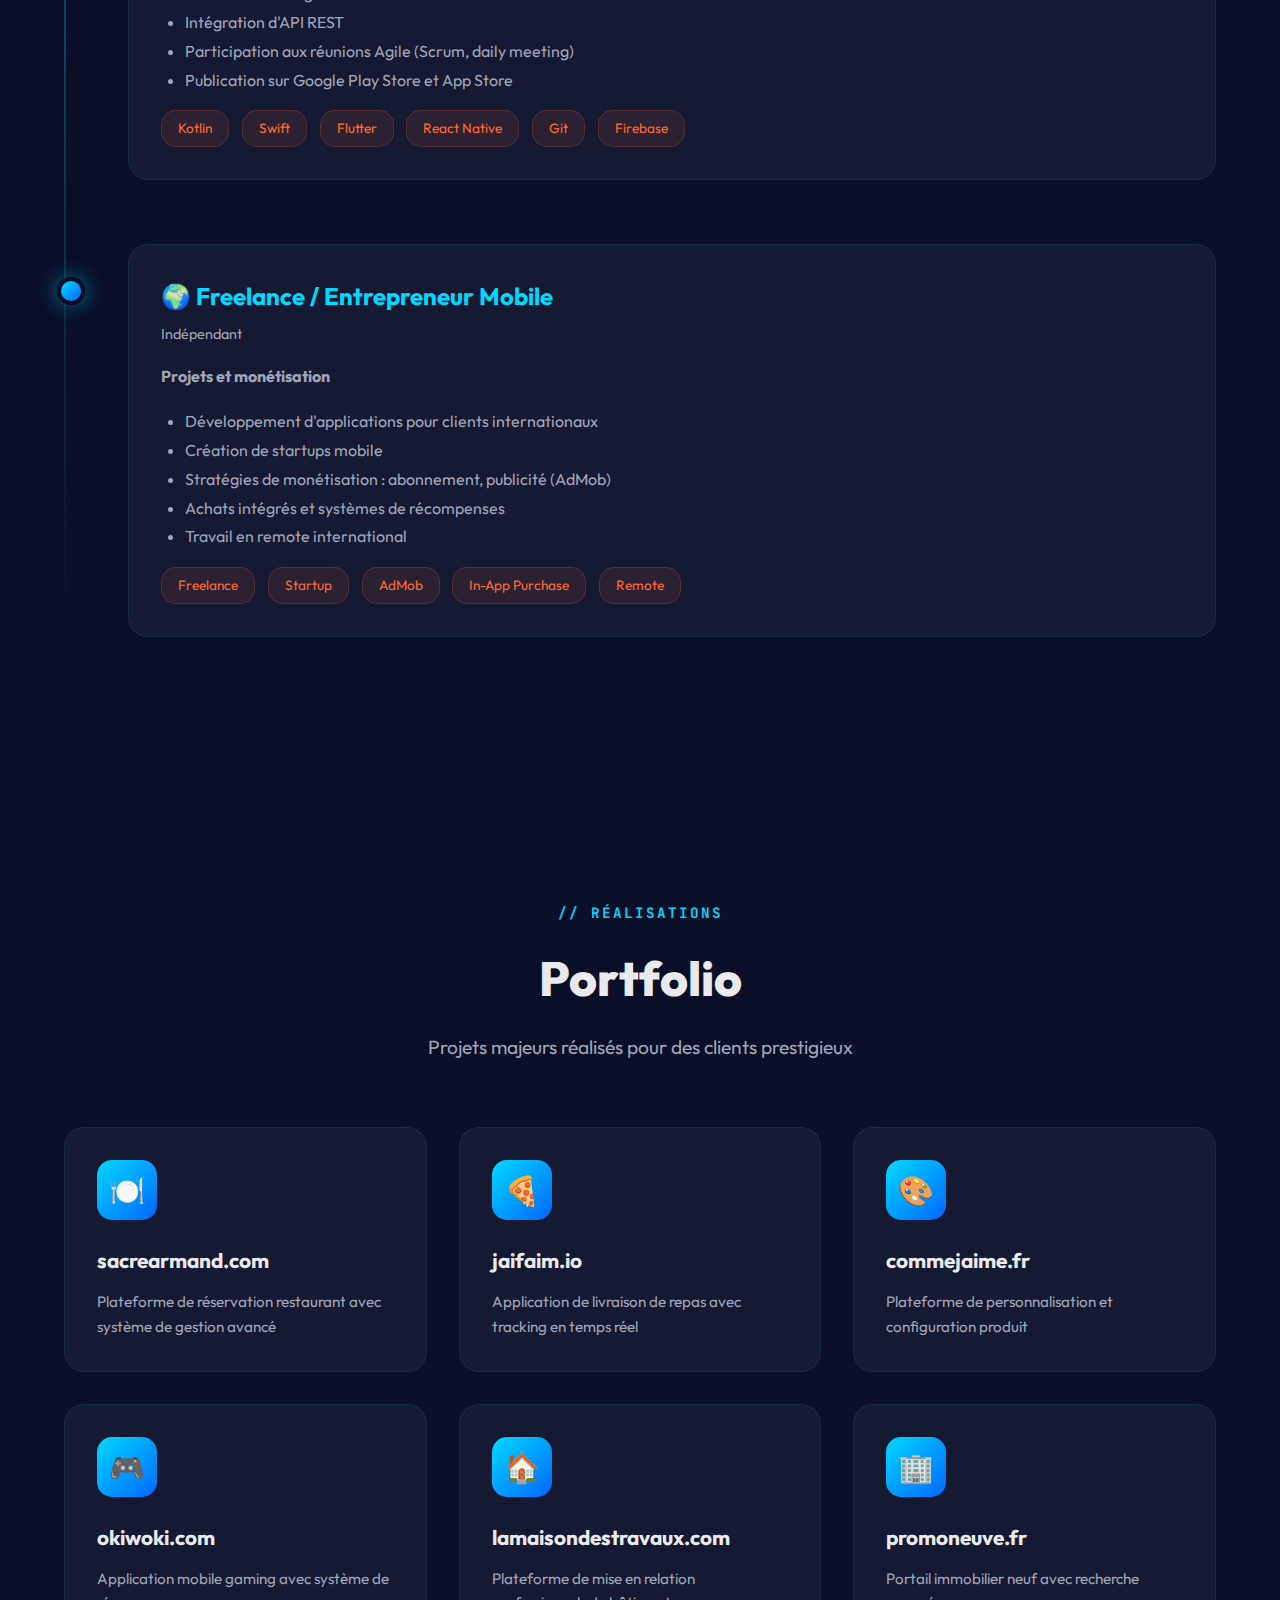
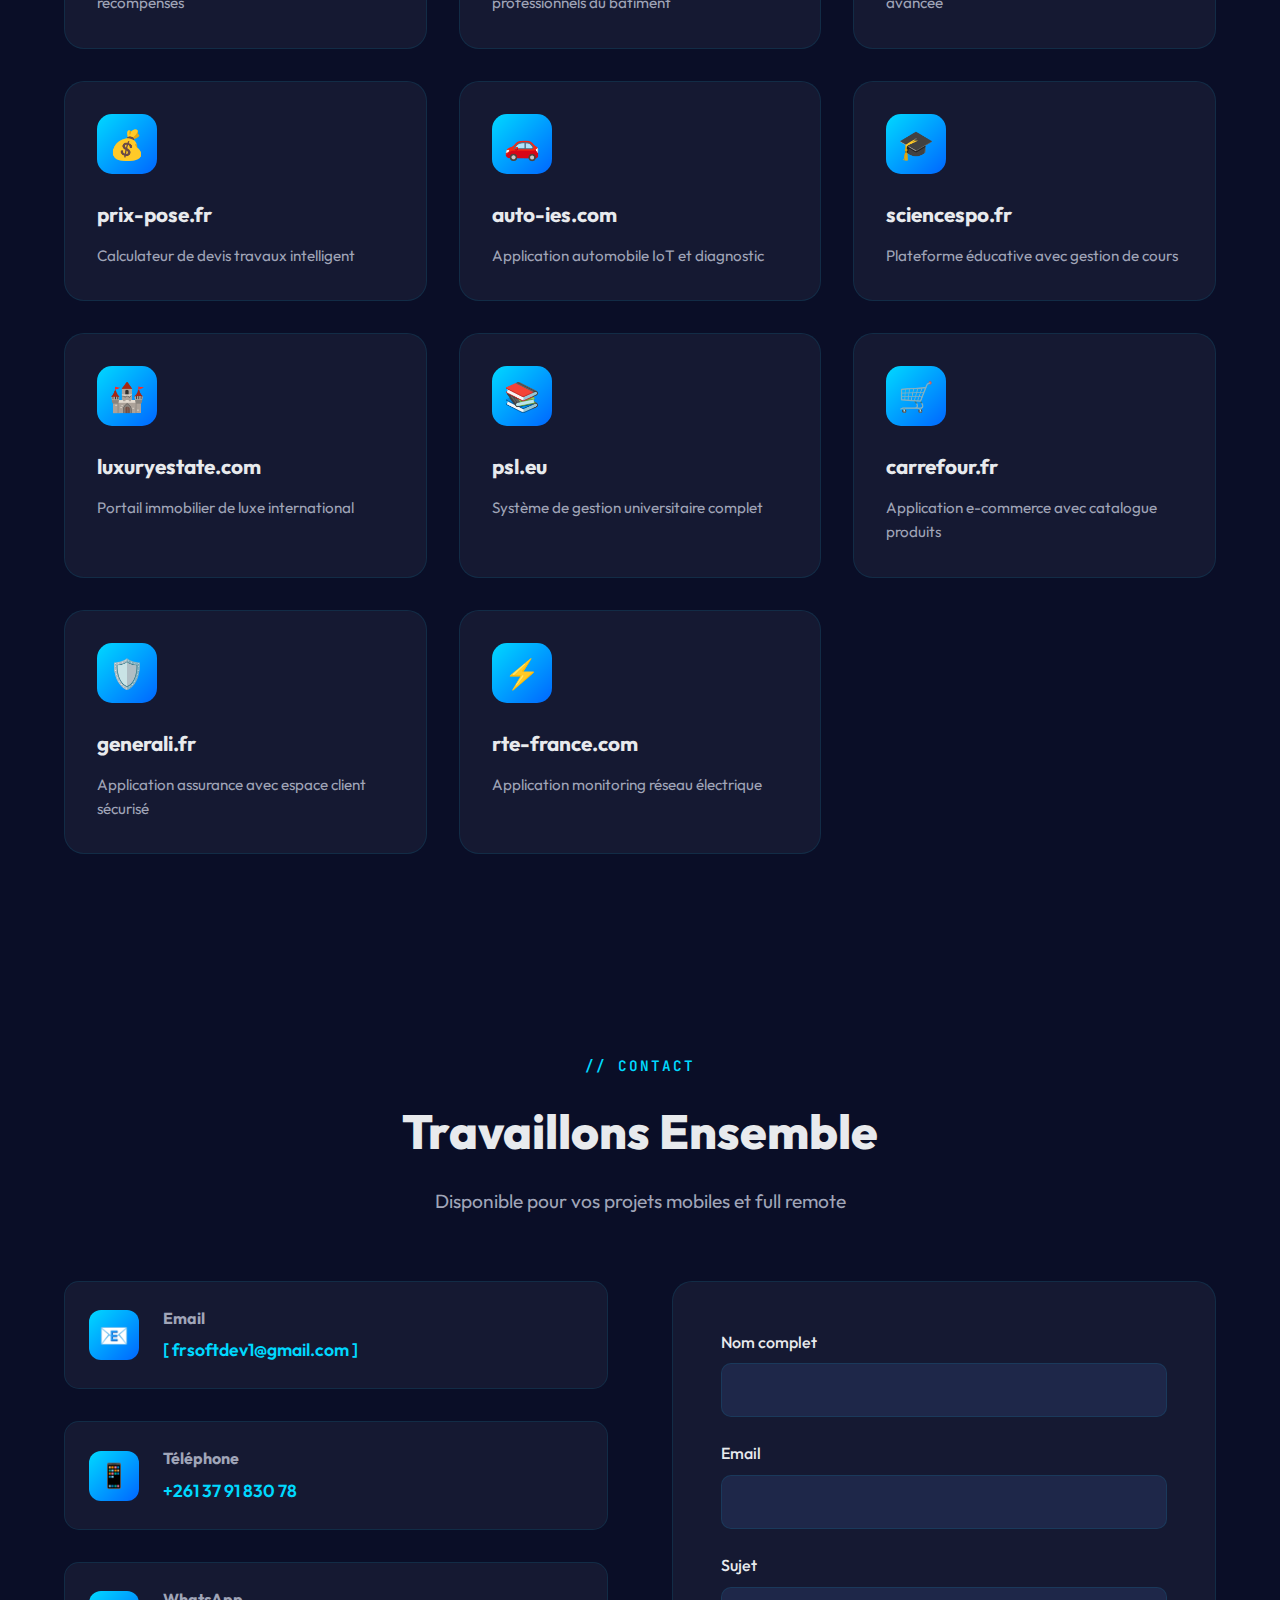
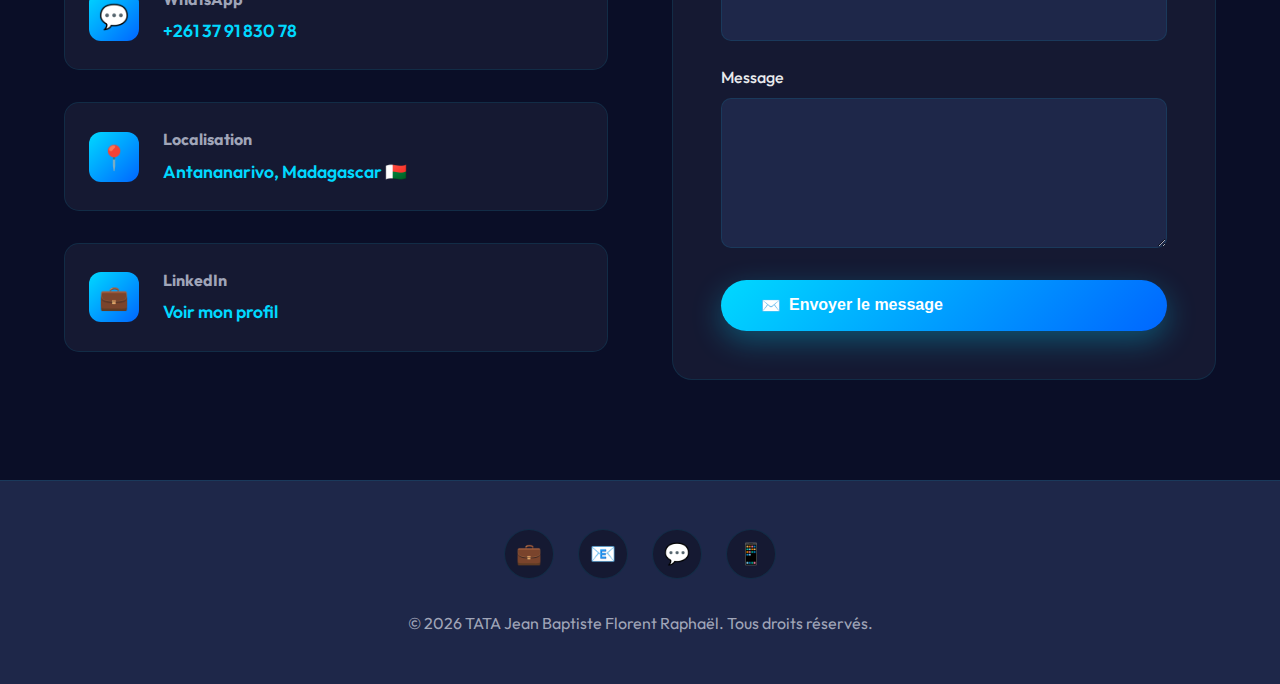
<file: mobile/index.html>
<!doctype html>
<html lang="fr">
  <head>
    <meta charset="UTF-8" />
    <meta name="viewport" content="width=device-width, initial-scale=1.0" />
    <title>TATA Jean Baptiste Florent Raphaël - Développeur Mobile</title>
    <link rel="preconnect" href="https://fonts.googleapis.com" />
    <link rel="preconnect" href="https://fonts.gstatic.com" crossorigin />
    <link
      href="https://fonts.googleapis.com/css2?family=Outfit:wght@300;400;600;700;800&family=JetBrains+Mono:wght@400;600&display=swap"
      rel="stylesheet"
    />
    <link rel="stylesheet" href="style.css" />
  </head>
  <body>
    <div class="scroll-progress"></div>

    <!-- Navigation -->
    <nav>
      <div class="container">
        <div class="logo">&lt;/TATA&gt;</div>
        <ul>
          <li><a href="#accueil">Accueil</a></li>
          <li><a href="#competences">Compétences</a></li>
          <li><a href="#experience">Expérience</a></li>
          <li><a href="#portfolio">Portfolio</a></li>
          <li><a href="#contact">Contact</a></li>
        </ul>
      </div>
    </nav>

    <!-- Hero Section -->
    <section class="hero" id="accueil">
      <div class="hero-content">
        <div class="hero-text">
          <div class="profile-intro">
            <div class="profile-avatar">
              <img src="profil.jpg" alt="TATA Florent - Développeur Mobile" />
            </div>
            <div class="profile-text">
              <h1>
                Bonjour, je suis<br />
                <span class="name-highlight">TATA Florent</span>
              </h1>
            </div>
          </div>

          <h2>Développeur Mobile Cross-Platform | Android & iOS</h2>
          <p>
            Plus de 5 ans d'expérience en développement mobile et full remote.
            Spécialisé dans le domaine Android Native [Kotlin], Flutter, React
            Native, Ionic, l'intégration IA Automatisation et DevOps/CI-CD.
          </p>

          <div class="hero-stats">
            <div class="stat">
              <div class="stat-number">5+</div>
              <div class="stat-label">Années d'expérience</div>
            </div>
            <div class="stat">
              <div class="stat-number">15+</div>
              <div class="stat-label">Projets majeurs</div>
            </div>
            <div class="stat">
              <div class="stat-number">100%</div>
              <div class="stat-label">Remote</div>
            </div>
          </div>

          <div class="cta-buttons">
            <a href="#contact" class="btn btn-primary">
              <span>📧</span> Me contacter
            </a>
            <a href="#portfolio" class="btn btn-secondary">
              <span>📁</span> Voir mes projets
            </a>
          </div>
        </div>

        <div class="hero-visual">
          <div class="floating-card">
            <div class="code-snippet">
              <div class="code-line">
                <span class="line-number">1</span>
                <span
                  ><span class="keyword">class</span>
                  <span class="function">DeveloperProfile</span> {</span
                >
              </div>
              <div class="code-line">
                <span class="line-number">2</span>
                <span
                  >&nbsp;&nbsp;name =
                  <span class="string">"TATA Florent"</span>;</span
                >
              </div>
              <div class="code-line">
                <span class="line-number">3</span>
                <span
                  >&nbsp;&nbsp;role =
                  <span class="string">"Mobile Developer"</span>;</span
                >
              </div>
              <div class="code-line">
                <span class="line-number">4</span>
                <span>&nbsp;&nbsp;skills = [</span>
              </div>
              <div class="code-line">
                <span class="line-number">5</span>
                <span
                  >&nbsp;&nbsp;&nbsp;&nbsp;<span class="string">"Kotlin"</span
                  >,</span
                >
              </div>
              <div class="code-line">
                <span class="line-number">6</span>
                <span
                  >&nbsp;&nbsp;&nbsp;&nbsp;<span class="string">"Flutter"</span
                  >,</span
                >
              </div>
              <div class="code-line">
                <span class="line-number">7</span>
                <span
                  >&nbsp;&nbsp;&nbsp;&nbsp;<span class="string"
                    >"React Native"</span
                  >,</span
                >
              </div>
              <div class="code-line">
                <span class="line-number">8</span>
                <span
                  >&nbsp;&nbsp;&nbsp;&nbsp;<span class="string"
                    >"Android/Ios"</span
                  >,</span
                >
              </div>
              <div class="code-line">
                <span class="line-number">9</span>
                <span
                  >&nbsp;&nbsp;&nbsp;&nbsp;<span class="string">"Ionic"</span
                  >,</span
                >
              </div>
              <div class="code-line">
                <span class="line-number">10</span>
                <span
                  >&nbsp;&nbsp;&nbsp;&nbsp;<span class="string">"DevOps"</span
                  >,</span
                >
              </div>
              <div class="code-line">
                <span class="line-number">11</span>
                <span
                  >&nbsp;&nbsp;&nbsp;&nbsp;<span class="string"
                    >"CI/CD"</span
                  ></span
                >
              </div>
              <div class="code-line">
                <span class="line-number">12</span>
                <span>&nbsp;&nbsp;];</span>
              </div>
              <div class="code-line">
                <span class="line-number">13</span>
                <span
                  >&nbsp;&nbsp;location =
                  <span class="string">"Madagascar 🇲🇬"</span>;</span
                >
              </div>
              <div class="code-line">
                <span class="line-number">14</span>
                <span>}</span>
              </div>
            </div>
          </div>
        </div>
      </div>
    </section>

    <!-- Compétences Section -->
    <section id="competences">
      <div class="section-header">
        <div class="section-tag">// EXPERTISE</div>
        <h2 class="section-title">Compétences Techniques</h2>
        <p class="section-subtitle">
          Stack technologique complète pour le développement mobile et web
          moderne
        </p>
      </div>

      <div class="skills-grid">
        <div class="skill-category">
          <div class="skill-icon">📱</div>
          <h3>Mobile & Cross-Platform</h3>
          <p>
            Développement d'applications natives et cross-platform performantes
          </p>
          <div class="skill-tags">
            <span class="skill-tag">Kotlin/Java</span>
            <span class="skill-tag">Flutter</span>
            <span class="skill-tag">React Native</span>
            <span class="skill-tag">Ionic</span>
            <span class="skill-tag">Android Studio</span>
            <span class="skill-tag">Swift</span>
          </div>
        </div>

        <div class="skill-category">
          <div class="skill-icon">🎨</div>
          <h3>UX/UI Design</h3>
          <p>Création d'interfaces utilisateur intuitives et modernes</p>
          <div class="skill-tags">
            <span class="skill-tag">Figma</span>
            <span class="skill-tag">Sketch</span>
            <span class="skill-tag">Adobe XD</span>
            <span class="skill-tag">UI/UX</span>
          </div>
        </div>

        <div class="skill-category">
          <div class="skill-icon">🚀</div>
          <h3>No-Code & Automation</h3>
          <p>Automatisation et développement rapide sans code</p>
          <div class="skill-tags">
            <span class="skill-tag">Zapier</span>
            <span class="skill-tag">Make</span>
            <span class="skill-tag">n8n</span>
            <span class="skill-tag">Bubble</span>
            <span class="skill-tag">Webflow</span>
            <span class="skill-tag">FlowiseAI</span>
          </div>
        </div>

        <div class="skill-category">
          <div class="skill-icon">⚙️</div>
          <h3>Back-End Development</h3>
          <p>Architectures serveur robustes et scalables</p>
          <div class="skill-tags">
            <span class="skill-tag">Node.js</span>
            <span class="skill-tag">Laravel</span>
            <span class="skill-tag">Symfony</span>
            <span class="skill-tag">Django</span>
            <span class="skill-tag">Spring Boot</span>
          </div>
        </div>

        <div class="skill-category">
          <div class="skill-icon">💾</div>
          <h3>Bases de données</h3>
          <p>Gestion et optimisation de données à grande échelle</p>
          <div class="skill-tags">
            <span class="skill-tag">MySQL</span>
            <span class="skill-tag">PostgreSQL</span>
            <span class="skill-tag">MongoDB</span>
            <span class="skill-tag">SQLite</span>
          </div>
        </div>

        <div class="skill-category">
          <div class="skill-icon">🔧</div>
          <h3>DevOps & CI/CD</h3>
          <p>Automatisation du déploiement et infrastructure cloud</p>
          <div class="skill-tags">
            <span class="skill-tag">Docker</span>
            <span class="skill-tag">Kubernetes</span>
            <span class="skill-tag">GitLab CI/CD</span>
            <span class="skill-tag">Jenkins</span>
            <span class="skill-tag">Azure DevOps</span>
            <span class="skill-tag">ArgoCD</span>
          </div>
        </div>

        <div class="skill-category">
          <div class="skill-icon">✅</div>
          <h3>Tests & Qualité</h3>
          <p>Assurance qualité et tests automatisés</p>
          <div class="skill-tags">
            <span class="skill-tag">Jest</span>
            <span class="skill-tag">Jasmine</span>
            <span class="skill-tag">JUnit</span>
            <span class="skill-tag">Cypress</span>
            <span class="skill-tag">Ranorex</span>
            <span class="skill-tag">Sonar</span>
          </div>
        </div>

        <div class="skill-category">
          <div class="skill-icon">☁️</div>
          <h3>Cloud & Sécurité</h3>
          <p>Infrastructure cloud et sécurisation des applications</p>
          <div class="skill-tags">
            <span class="skill-tag">AWS</span>
            <span class="skill-tag">Azure</span>
            <span class="skill-tag">HTTPS</span>
            <span class="skill-tag">Chiffrement</span>
            <span class="skill-tag">NFC</span>
          </div>
        </div>
      </div>
    </section>

    <!-- Expérience Section -->
    <section id="experience">
      <div class="section-header">
        <div class="section-tag">// PARCOURS</div>
        <h2 class="section-title">Expérience Professionnelle</h2>
        <p class="section-subtitle">
          Évolution de carrière et expertise en développement mobile
        </p>
      </div>

      <div class="timeline">
        <div class="timeline-item">
          <div class="timeline-company">
            🚀 Développeur Mobile Senior (5+ ans)
          </div>
          <div class="timeline-period">Niveau Expert</div>
          <div class="timeline-description">
            <h4>Rôle stratégique</h4>
            <ul
              style="
                margin-left: 1.5rem;
                margin-top: 1rem;
                color: var(--text-muted);
              "
            >
              <li>Lead technique sur projets mobile complexes</li>
              <li>Choix des technologies et architecture scalable</li>
              <li>Revue de code et encadrement des juniors</li>
              <li>Gestion CI/CD et publication optimisée (ASO)</li>
              <li>Sécurité avancée (chiffrement, biométrie)</li>
              <li>Gestion offline & synchronisation</li>
            </ul>
          </div>
          <div class="timeline-tech">
            <span class="tech-badge">Architecture</span>
            <span class="tech-badge">CI/CD</span>
            <span class="tech-badge">Security</span>
            <span class="tech-badge">Team Lead</span>
            <span class="tech-badge">Push Notifications</span>
          </div>
        </div>

        <div class="timeline-item">
          <div class="timeline-company">🧑‍💻 Lead Mobile / Tech Lead</div>
          <div class="timeline-period">Management technique</div>
          <div class="timeline-description">
            <h4>Gestion d'équipe et stratégie</h4>
            <ul
              style="
                margin-left: 1.5rem;
                margin-top: 1rem;
                color: var(--text-muted);
              "
            >
              <li>Gestion d'équipe mobile et roadmap technique</li>
              <li>Coordination backend / frontend</li>
              <li>Estimation budgétaire et relation client</li>
              <li>Décisions stratégiques produit</li>
              <li>Optimisation des processus de développement</li>
            </ul>
          </div>
          <div class="timeline-tech">
            <span class="tech-badge">Team Management</span>
            <span class="tech-badge">Strategy</span>
            <span class="tech-badge">Client Relations</span>
            <span class="tech-badge">Budget</span>
            <span class="tech-badge">Roadmap</span>
          </div>
        </div>

        <div class="timeline-item">
          <div class="timeline-company">
            📲 Développeur Mobile Confirmé (2–5 ans)
          </div>
          <div class="timeline-period">Expertise technique</div>
          <div class="timeline-description">
            <h4>Responsabilités techniques avancées</h4>
            <ul
              style="
                margin-left: 1.5rem;
                margin-top: 1rem;
                color: var(--text-muted);
              "
            >
              <li>
                Conception d'architecture mobile (MVVM, Clean Architecture)
              </li>
              <li>Applications e-commerce et fintech</li>
              <li>Optimisation des performances et sécurité des données</li>
              <li>Intégration de paiements (Stripe, Apple Pay, Google Pay)</li>
              <li>Tests unitaires et automatisés</li>
              <li>Collaboration étroite avec UX/UI Designers</li>
            </ul>
          </div>
          <div class="timeline-tech">
            <span class="tech-badge">MVVM</span>
            <span class="tech-badge">Clean Architecture</span>
            <span class="tech-badge">Payment Integration</span>
            <span class="tech-badge">Testing</span>
            <span class="tech-badge">Performance</span>
          </div>
        </div>

        <div class="timeline-item">
          <div class="timeline-company">
            📱 Développeur Mobile Junior (0–2 ans)
          </div>
          <div class="timeline-period">Fondations</div>
          <div class="timeline-description">
            <h4>Missions principales</h4>
            <ul
              style="
                margin-left: 1.5rem;
                margin-top: 1rem;
                color: var(--text-muted);
              "
            >
              <li>
                Développement de fonctionnalités (UI, API, authentification)
              </li>
              <li>Correction de bugs et maintenance</li>
              <li>Intégration d'API REST</li>
              <li>Participation aux réunions Agile (Scrum, daily meeting)</li>
              <li>Publication sur Google Play Store et App Store</li>
            </ul>
          </div>
          <div class="timeline-tech">
            <span class="tech-badge">Kotlin</span>
            <span class="tech-badge">Swift</span>
            <span class="tech-badge">Flutter</span>
            <span class="tech-badge">React Native</span>
            <span class="tech-badge">Git</span>
            <span class="tech-badge">Firebase</span>
          </div>
        </div>

        <div class="timeline-item">
          <div class="timeline-company">🌍 Freelance / Entrepreneur Mobile</div>
          <div class="timeline-period">Indépendant</div>
          <div class="timeline-description">
            <h4>Projets et monétisation</h4>
            <ul
              style="
                margin-left: 1.5rem;
                margin-top: 1rem;
                color: var(--text-muted);
              "
            >
              <li>Développement d'applications pour clients internationaux</li>
              <li>Création de startups mobile</li>
              <li>
                Stratégies de monétisation : abonnement, publicité (AdMob)
              </li>
              <li>Achats intégrés et systèmes de récompenses</li>
              <li>Travail en remote international</li>
            </ul>
          </div>
          <div class="timeline-tech">
            <span class="tech-badge">Freelance</span>
            <span class="tech-badge">Startup</span>
            <span class="tech-badge">AdMob</span>
            <span class="tech-badge">In-App Purchase</span>
            <span class="tech-badge">Remote</span>
          </div>
        </div>
      </div>
    </section>

    <!-- Portfolio Section -->
    <section id="portfolio">
      <div class="section-header">
        <div class="section-tag">// RÉALISATIONS</div>
        <h2 class="section-title">Portfolio</h2>
        <p class="section-subtitle">
          Projets majeurs réalisés pour des clients prestigieux
        </p>
      </div>

      <div class="portfolio-grid">
        <div class="portfolio-item">
          <div class="portfolio-content">
            <div class="portfolio-icon">🍽️</div>
            <h3>sacrearmand.com</h3>
            <p>
              Plateforme de réservation restaurant avec système de gestion
              avancé
            </p>
          </div>
        </div>

        <div class="portfolio-item">
          <div class="portfolio-content">
            <div class="portfolio-icon">🍕</div>
            <h3>jaifaim.io</h3>
            <p>Application de livraison de repas avec tracking en temps réel</p>
          </div>
        </div>

        <div class="portfolio-item">
          <div class="portfolio-content">
            <div class="portfolio-icon">🎨</div>
            <h3>commejaime.fr</h3>
            <p>Plateforme de personnalisation et configuration produit</p>
          </div>
        </div>

        <div class="portfolio-item">
          <div class="portfolio-content">
            <div class="portfolio-icon">🎮</div>
            <h3>okiwoki.com</h3>
            <p>Application mobile gaming avec système de récompenses</p>
          </div>
        </div>

        <div class="portfolio-item">
          <div class="portfolio-content">
            <div class="portfolio-icon">🏠</div>
            <h3>lamaisondestravaux.com</h3>
            <p>Plateforme de mise en relation professionnels du bâtiment</p>
          </div>
        </div>

        <div class="portfolio-item">
          <div class="portfolio-content">
            <div class="portfolio-icon">🏢</div>
            <h3>promoneuve.fr</h3>
            <p>Portail immobilier neuf avec recherche avancée</p>
          </div>
        </div>

        <div class="portfolio-item">
          <div class="portfolio-content">
            <div class="portfolio-icon">💰</div>
            <h3>prix-pose.fr</h3>
            <p>Calculateur de devis travaux intelligent</p>
          </div>
        </div>

        <div class="portfolio-item">
          <div class="portfolio-content">
            <div class="portfolio-icon">🚗</div>
            <h3>auto-ies.com</h3>
            <p>Application automobile IoT et diagnostic</p>
          </div>
        </div>

        <div class="portfolio-item">
          <div class="portfolio-content">
            <div class="portfolio-icon">🎓</div>
            <h3>sciencespo.fr</h3>
            <p>Plateforme éducative avec gestion de cours</p>
          </div>
        </div>

        <div class="portfolio-item">
          <div class="portfolio-content">
            <div class="portfolio-icon">🏰</div>
            <h3>luxuryestate.com</h3>
            <p>Portail immobilier de luxe international</p>
          </div>
        </div>

        <div class="portfolio-item">
          <div class="portfolio-content">
            <div class="portfolio-icon">📚</div>
            <h3>psl.eu</h3>
            <p>Système de gestion universitaire complet</p>
          </div>
        </div>

        <div class="portfolio-item">
          <div class="portfolio-content">
            <div class="portfolio-icon">🛒</div>
            <h3>carrefour.fr</h3>
            <p>Application e-commerce avec catalogue produits</p>
          </div>
        </div>

        <div class="portfolio-item">
          <div class="portfolio-content">
            <div class="portfolio-icon">🛡️</div>
            <h3>generali.fr</h3>
            <p>Application assurance avec espace client sécurisé</p>
          </div>
        </div>

        <div class="portfolio-item">
          <div class="portfolio-content">
            <div class="portfolio-icon">⚡</div>
            <h3>rte-france.com</h3>
            <p>Application monitoring réseau électrique</p>
          </div>
        </div>
      </div>
    </section>

    <!-- Contact Section -->
    <section id="contact">
      <div class="section-header">
        <div class="section-tag">// CONTACT</div>
        <h2 class="section-title">Travaillons Ensemble</h2>
        <p class="section-subtitle">
          Disponible pour vos projets mobiles et full remote
        </p>
      </div>

      <div class="contact-grid">
        <div class="contact-info">
          <div class="contact-item">
            <div class="contact-icon">📧</div>
            <div class="contact-details">
              <h4>Email</h4>
              <a
                href="/cdn-cgi/l/email-protection#a4c2c8cbd6c1cad08ad0c5d0c59d95e4c3c9c5cdc88ac7cbc9"
                ><span
                  class="__cf_email__"
                  data-cfemail="c4a2a8abb6a1aab0eab0a5b0a5fdf584a3a9a5ada8eaa7aba9"
                  >[ frsoftdev1@gmail.com ]</span
                ></a
              >
            </div>
          </div>

          <div class="contact-item">
            <div class="contact-icon">📱</div>
            <div class="contact-details">
              <h4>Téléphone</h4>
              <a href="tel:+261348806399">+261 37 91 830 78</a>
            </div>
          </div>

          <div class="contact-item">
            <div class="contact-icon">💬</div>
            <div class="contact-details">
              <h4>WhatsApp</h4>
              <a href="https://wa.me/+261379183078">+261 37 91 830 78</a>
            </div>
          </div>

          <div class="contact-item">
            <div class="contact-icon">📍</div>
            <div class="contact-details">
              <h4>Localisation</h4>
              <a href="#">Antananarivo, Madagascar 🇲🇬</a>
            </div>
          </div>

          <div class="contact-item">
            <div class="contact-icon">💼</div>
            <div class="contact-details">
              <h4>LinkedIn</h4>
              <a
                href="https://linkedin.com/in/tata-florent-262900179"
                target="_blank"
                >Voir mon profil</a
              >
            </div>
          </div>
        </div>

        <div class="contact-form">
          <form id="contactForm">
            <div class="form-group">
              <label for="name">Nom complet</label>
              <input type="text" id="name" name="name" required />
            </div>
            <div class="form-group">
              <label for="email">Email</label>
              <input type="email" id="email" name="email" required />
            </div>
            <div class="form-group">
              <label for="subject">Sujet</label>
              <input type="text" id="subject" name="subject" required />
            </div>
            <div class="form-group">
              <label for="message">Message</label>
              <textarea id="message" name="message" required></textarea>
            </div>
            <button type="submit" class="btn btn-primary" style="width: 100%">
              <span>✉️</span> Envoyer le message
            </button>
          </form>
        </div>
      </div>
    </section>

    <!-- Footer -->
    <footer>
      <div class="social-links">
        <a
          href="https://linkedin.com/in/tata-florent-262900179"
          class="social-link"
          target="_blank"
          >💼</a
        >
        <a
          href="/cdn-cgi/l/email-protection#2d4b41425f48435903594c594c141c6d4a404c4441034e4240"
          class="social-link"
          >📧</a
        >
        <a
          href="https://wa.me/+261379183078"
          class="social-link"
          target="_blank"
          >💬</a
        >
        <a href="tel:+261379183078" class="social-link">📱</a>
      </div>
      <p style="color: var(--text-muted)">
        &copy; <span id="year"></span> TATA Jean Baptiste Florent Raphaël. Tous
        droits réservés.
      </p>
    </footer>
    <script src="script.js"></script>
  </body>
</html>
</file>
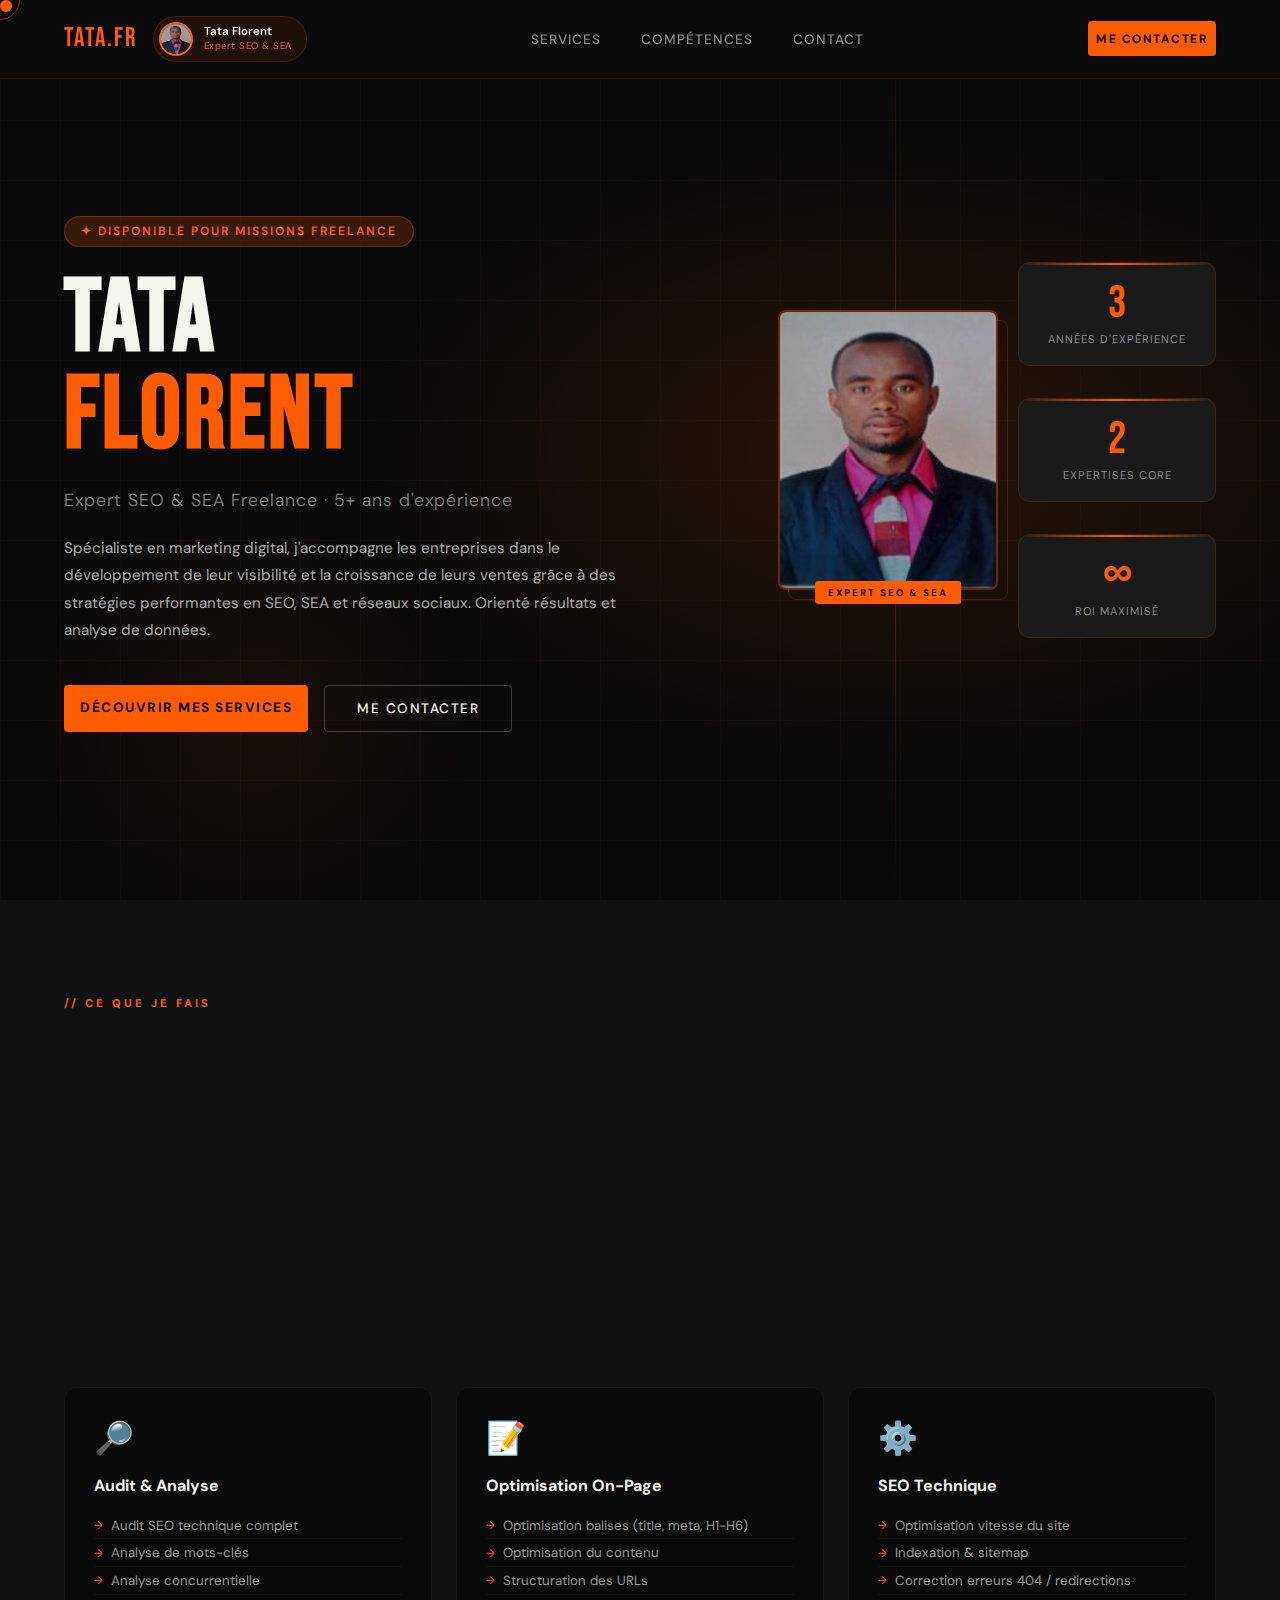
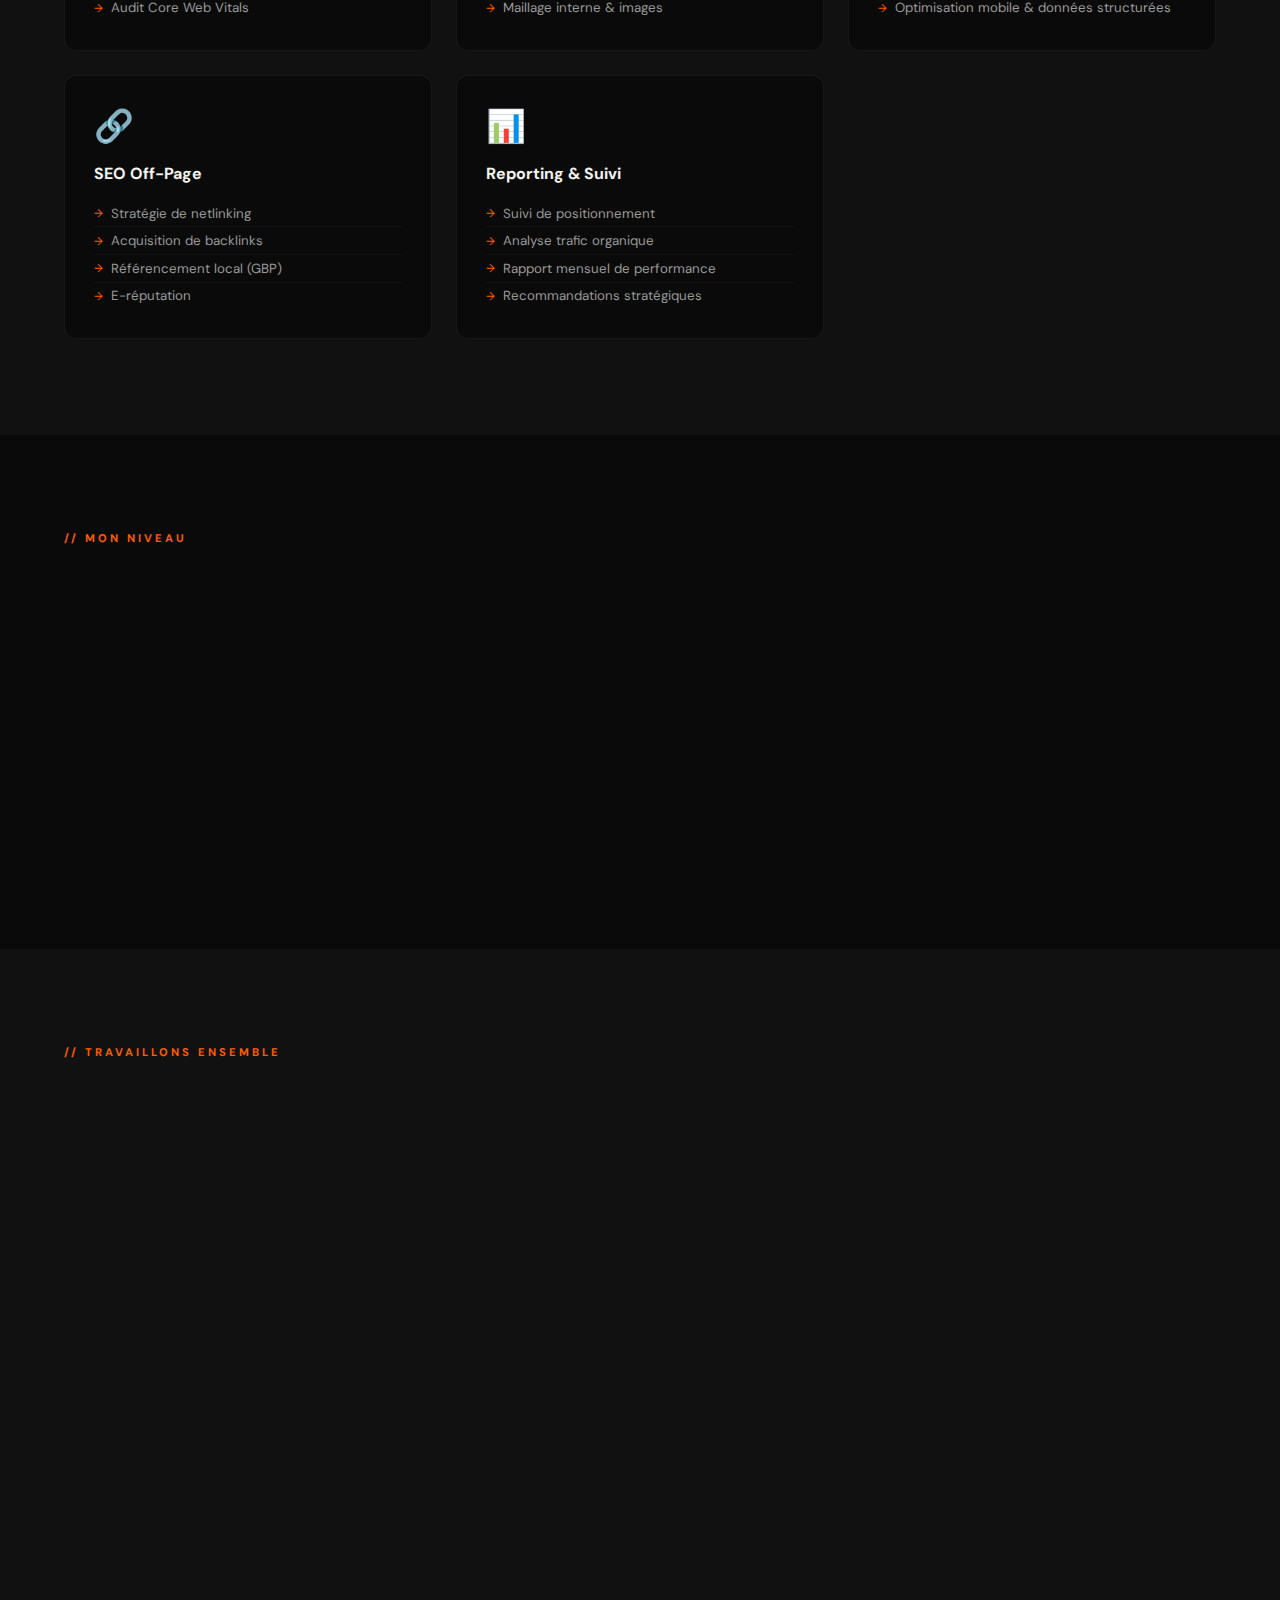
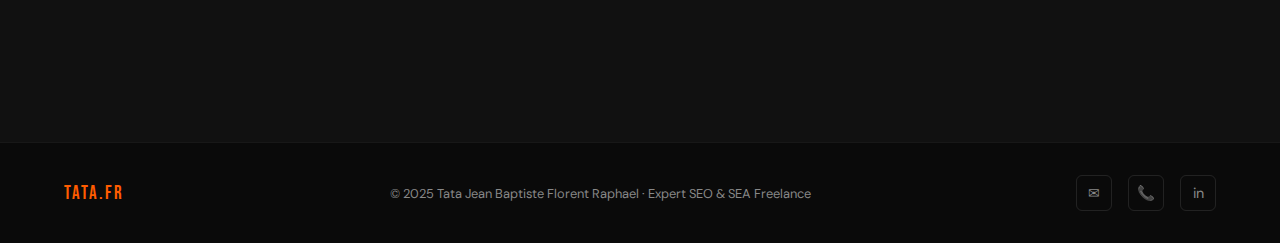
<file: webmaster/index.html>
<!doctype html>
<html lang="fr">
  <head>
    <meta charset="UTF-8" />
    <meta name="viewport" content="width=device-width, initial-scale=1.0" />
    <title>Tata Jean Baptiste Florent Raphael – Expert SEO & SEA</title>
    <link
      href="https://fonts.googleapis.com/css2?family=Bebas+Neue&family=DM+Sans:ital,wght@0,300;0,400;0,500;0,700;1,300&display=swap"
      rel="stylesheet"
    />
    <style>
      :root {
        --orange: #ff5c00;
        --orange-light: #ff8a3d;
        --orange-glow: rgba(255, 92, 0, 0.18);
        --black: #0a0a0a;
        --dark: #111111;
        --dark2: #1a1a1a;
        --gray: #888;
        --white: #f5f5f0;
        --font-display: "Bebas Neue", sans-serif;
        --font-body: "DM Sans", sans-serif;
      }
      *,
      *::before,
      *::after {
        margin: 0;
        padding: 0;
        box-sizing: border-box;
      }
      html {
        scroll-behavior: smooth;
      }
      body {
        background: var(--black);
        color: var(--white);
        font-family: var(--font-body);
        overflow-x: hidden;
        cursor: none;
      }
      ::-webkit-scrollbar {
        width: 4px;
      }
      ::-webkit-scrollbar-track {
        background: var(--black);
      }
      ::-webkit-scrollbar-thumb {
        background: var(--orange);
        border-radius: 2px;
      }

      /* CURSOR */
      .cursor {
        position: fixed;
        width: 12px;
        height: 12px;
        background: var(--orange);
        border-radius: 50%;
        pointer-events: none;
        z-index: 9999;
        transition: transform 0.15s ease;
        mix-blend-mode: normal;
      }
      .cursor-ring {
        position: fixed;
        width: 40px;
        height: 40px;
        border: 1.5px solid var(--orange);
        border-radius: 50%;
        pointer-events: none;
        z-index: 9998;
        transition: all 0.3s ease;
        opacity: 0.5;
      }
      .cursor.hover {
        transform: scale(2.5);
        background: var(--orange-light);
      }
      .cursor-ring.hover {
        transform: scale(0.5);
        opacity: 1;
      }

      /* NAV */
      nav {
        position: fixed;
        top: 0;
        left: 0;
        right: 0;
        z-index: 100;
        display: flex;
        justify-content: space-between;
        align-items: center;
        padding: 1rem 4rem;
        background: rgba(10, 10, 10, 0.88);
        backdrop-filter: blur(14px);
        border-bottom: 1px solid rgba(255, 92, 0, 0.12);
      }
      .nav-left {
        display: flex;
        align-items: center;
        gap: 1rem;
      }
      .nav-logo {
        font-family: var(--font-display);
        font-size: 1.6rem;
        letter-spacing: 2px;
        color: var(--orange);
      }

      /* ── AVATAR NAV ── */
      .nav-avatar {
        display: flex;
        align-items: center;
        gap: 0.7rem;
        background: rgba(255, 92, 0, 0.08);
        border: 1px solid rgba(255, 92, 0, 0.2);
        border-radius: 30px;
        padding: 0.3rem 0.9rem 0.3rem 0.3rem;
      }
      .nav-avatar img {
        width: 34px;
        height: 34px;
        border-radius: 50%;
        object-fit: cover;
        object-position: top center;
        border: 2px solid var(--orange);
        flex-shrink: 0;
      }
      .nav-avatar-info {
        display: flex;
        flex-direction: column;
        gap: 0;
      }
      .nav-avatar-name {
        font-size: 0.72rem;
        font-weight: 600;
        color: var(--white);
        line-height: 1.2;
      }
      .nav-avatar-role {
        font-size: 0.6rem;
        color: var(--orange);
        letter-spacing: 0.5px;
      }

      .nav-links {
        display: flex;
        gap: 2.5rem;
        list-style: none;
      }
      .nav-links a {
        color: var(--gray);
        text-decoration: none;
        font-size: 0.85rem;
        font-weight: 500;
        letter-spacing: 1px;
        text-transform: uppercase;
        transition: color 0.3s;
      }
      .nav-links a:hover {
        color: var(--orange);
      }

      .btn-primary {
        background: var(--orange);
        color: var(--black);
        font-weight: 700;
        font-size: 0.85rem;
        letter-spacing: 1.5px;
        text-transform: uppercase;
        padding: 0.9rem 1rem;
        border: none;
        border-radius: 4px;
        text-decoration: none;
        transition: all 0.3s;
        display: inline-block;
      }
      .btn-primary:hover {
        background: var(--orange-light);
        transform: translateY(-2px);
        box-shadow: 0 8px 30px rgba(255, 92, 0, 0.4);
      }
      .btn-outline {
        background: transparent;
        color: var(--white);
        font-weight: 500;
        font-size: 0.85rem;
        letter-spacing: 1.5px;
        text-transform: uppercase;
        padding: 0.9rem 2rem;
        border: 1px solid rgba(255, 255, 255, 0.2);
        border-radius: 4px;
        text-decoration: none;
        transition: all 0.3s;
        display: inline-block;
      }
      .btn-outline:hover {
        border-color: var(--orange);
        color: var(--orange);
      }

      /* HERO */
      .hero {
        min-height: 100vh;
        display: flex;
        align-items: center;
        padding: 7rem 4rem 4rem;
        position: relative;
        overflow: hidden;
      }
      .hero-bg {
        position: absolute;
        inset: 0;
        background:
          radial-gradient(
            ellipse 60% 50% at 70% 50%,
            rgba(255, 92, 0, 0.12) 0%,
            transparent 70%
          ),
          radial-gradient(
            ellipse 30% 40% at 20% 80%,
            rgba(255, 92, 0, 0.06) 0%,
            transparent 60%
          );
      }
      .hero-grid {
        position: absolute;
        inset: 0;
        background-image:
          linear-gradient(rgba(255, 92, 0, 0.04) 1px, transparent 1px),
          linear-gradient(90deg, rgba(255, 92, 0, 0.04) 1px, transparent 1px);
        background-size: 60px 60px;
      }
      .line-deco {
        position: absolute;
        width: 1px;
        background: linear-gradient(
          to bottom,
          transparent,
          var(--orange),
          transparent
        );
        opacity: 0.3;
      }
      .hero-content {
        position: relative;
        z-index: 1;
        max-width: 700px;
      }
      .hero-badge {
        display: inline-block;
        background: var(--orange-glow);
        border: 1px solid rgba(255, 92, 0, 0.3);
        color: var(--orange);
        font-size: 0.75rem;
        font-weight: 600;
        letter-spacing: 2px;
        text-transform: uppercase;
        padding: 0.4rem 1rem;
        border-radius: 20px;
        margin-bottom: 1.5rem;
        animation: fadeUp 0.8s ease forwards;
      }
      .hero-name {
        font-family: var(--font-display);
        font-size: clamp(3.5rem, 8vw, 7rem);
        line-height: 0.95;
        letter-spacing: 3px;
        color: var(--white);
        animation: fadeUp 0.8s 0.1s ease both;
      }
      .hero-name span {
        color: var(--orange);
      }
      .hero-title {
        font-size: 1.1rem;
        color: var(--gray);
        font-weight: 300;
        letter-spacing: 1px;
        margin: 1.5rem 0;
        animation: fadeUp 0.8s 0.2s ease both;
      }
      .hero-bio {
        max-width: 560px;
        font-size: 0.95rem;
        line-height: 1.8;
        color: #aaa;
        margin-bottom: 2.5rem;
        animation: fadeUp 0.8s 0.3s ease both;
      }
      .hero-cta {
        display: flex;
        gap: 1rem;
        flex-wrap: wrap;
        animation: fadeUp 0.8s 0.4s ease both;
      }

      /* ── HERO PHOTO ── */
      .hero-photo-wrap {
        position: absolute;
        right: 22%;
        top: 50%;
        transform: translateY(-50%);
        z-index: 2;
        animation: fadeIn 1s 0.3s ease both;
      }
      .hero-photo-frame {
        position: relative;
        width: 220px;
      }
      .hero-photo-frame img {
        width: 100%;
        height: 280px;
        object-fit: cover;
        object-position: top center;
        display: block;
        border-radius: 8px;
        border: 2px solid rgba(255, 92, 0, 0.35);
        filter: saturate(0.9) contrast(1.05);
        transition: filter 0.4s;
      }
      .hero-photo-frame:hover img {
        filter: saturate(1.1) contrast(1.08);
      }
      .hero-photo-frame::before {
        content: "";
        position: absolute;
        top: 10px;
        left: 10px;
        right: -10px;
        bottom: -10px;
        border: 1px solid rgba(255, 92, 0, 0.2);
        border-radius: 8px;
        z-index: -1;
        transition: all 0.4s;
      }
      .hero-photo-frame:hover::before {
        top: 6px;
        left: 6px;
        right: -6px;
        bottom: -6px;
        border-color: rgba(255, 92, 0, 0.5);
      }
      .hero-photo-label {
        position: absolute;
        bottom: -14px;
        left: 50%;
        transform: translateX(-50%);
        background: var(--orange);
        color: var(--black);
        font-size: 0.6rem;
        font-weight: 700;
        letter-spacing: 2px;
        text-transform: uppercase;
        padding: 0.3rem 0.8rem;
        border-radius: 3px;
        white-space: nowrap;
      }

      .hero-stats {
        position: absolute;
        right: 4rem;
        top: 50%;
        transform: translateY(-50%);
        display: flex;
        flex-direction: column;
        gap: 2rem;
        animation: fadeIn 1s 0.6s ease both;
      }
      .stat-card {
        background: var(--dark2);
        border: 1px solid rgba(255, 92, 0, 0.15);
        border-radius: 12px;
        padding: 1.2rem 1.8rem;
        text-align: center;
        position: relative;
        overflow: hidden;
      }
      .stat-card::before {
        content: "";
        position: absolute;
        top: 0;
        left: 0;
        right: 0;
        height: 2px;
        background: linear-gradient(
          90deg,
          transparent,
          var(--orange),
          transparent
        );
      }
      .stat-num {
        font-family: var(--font-display);
        font-size: 2.8rem;
        color: var(--orange);
        line-height: 1;
      }
      .stat-label {
        font-size: 0.7rem;
        color: var(--gray);
        letter-spacing: 1px;
        text-transform: uppercase;
        margin-top: 0.3rem;
      }

      /* SECTIONS */
      section {
        padding: 6rem 4rem;
      }
      .section-tag {
        font-size: 0.7rem;
        font-weight: 700;
        letter-spacing: 3px;
        text-transform: uppercase;
        color: var(--orange);
        margin-bottom: 0.5rem;
      }
      .section-title {
        font-family: var(--font-display);
        font-size: clamp(2.5rem, 5vw, 4rem);
        letter-spacing: 2px;
        line-height: 1;
        margin-bottom: 3rem;
      }
      .section-title span {
        color: var(--orange);
      }

      /* SERVICES */
      #services {
        background: var(--dark);
      }
      .services-intro {
        max-width: 600px;
        color: #aaa;
        line-height: 1.8;
        margin-bottom: 4rem;
      }
      .services-tabs {
        display: flex;
        gap: 0.5rem;
        margin-bottom: 3rem;
        border-bottom: 1px solid rgba(255, 255, 255, 0.08);
        padding-bottom: 0;
      }
      .tab-btn {
        background: none;
        border: none;
        font-family: var(--font-body);
        font-size: 1.5rem;
        font-weight: 600;
        letter-spacing: 1px;
        text-transform: uppercase;
        color: var(--gray);
        padding: 0.8rem 1.5rem;
        cursor: none;
        transition: color 0.3s;
        border-bottom: 2px solid transparent;
        margin-bottom: -1px;
      }
      .tab-btn.active {
        color: var(--orange);
        border-bottom-color: var(--orange);
      }
      .tab-btn:hover {
        color: var(--white);
      }
      .tab-content {
        display: none;
      }
      .tab-content.active {
        display: grid;
        grid-template-columns: repeat(auto-fill, minmax(280px, 1fr));
        gap: 1.5rem;
        animation: fadeUp 0.4s ease;
      }
      .service-card {
        background: var(--black);
        border: 1px solid rgba(255, 255, 255, 0.06);
        border-radius: 12px;
        padding: 1.8rem;
        transition: all 0.3s;
        position: relative;
        overflow: hidden;
      }
      .service-card::after {
        content: "";
        position: absolute;
        inset: 0;
        background: linear-gradient(
          135deg,
          rgba(255, 92, 0, 0.05) 0%,
          transparent 60%
        );
        opacity: 0;
        transition: opacity 0.3s;
      }
      .service-card:hover {
        border-color: rgba(255, 92, 0, 0.3);
        transform: translateY(-4px);
        box-shadow: 0 12px 40px rgba(255, 92, 0, 0.12);
      }
      .service-card:hover::after {
        opacity: 1;
      }
      .service-icon {
        font-size: 2rem;
        margin-bottom: 1rem;
      }
      .service-card h3 {
        font-size: 1rem;
        font-weight: 700;
        margin-bottom: 1rem;
        color: var(--white);
      }
      .service-items {
        list-style: none;
      }
      .service-items li {
        font-size: 0.83rem;
        color: #999;
        padding: 0.3rem 0;
        display: flex;
        align-items: center;
        gap: 0.5rem;
        border-bottom: 1px solid rgba(255, 255, 255, 0.04);
      }
      .service-items li:last-child {
        border-bottom: none;
      }
      .service-items li::before {
        content: "→";
        color: var(--orange);
        font-size: 0.7rem;
      }

      /* SKILLS */
      #skills {
        background: var(--black);
      }
      .skills-grid {
        display: grid;
        grid-template-columns: 1fr 1fr;
        gap: 1.5rem;
        max-width: 800px;
      }
      .skill-header {
        display: flex;
        justify-content: space-between;
        margin-bottom: 0.5rem;
      }
      .skill-name {
        font-size: 0.85rem;
        font-weight: 500;
      }
      .skill-pct {
        font-size: 0.85rem;
        color: var(--orange);
        font-weight: 700;
      }
      .skill-bar {
        height: 4px;
        background: rgba(255, 255, 255, 0.08);
        border-radius: 2px;
        overflow: hidden;
      }
      .skill-fill {
        height: 100%;
        background: linear-gradient(90deg, var(--orange), var(--orange-light));
        border-radius: 2px;
        width: 0;
        transition: width 1.2s cubic-bezier(0.4, 0, 0.2, 1);
      }

      /* CONTACT */
      #contact {
        background: var(--dark);
      }
      .contact-wrapper {
        display: grid;
        grid-template-columns: 1fr 1fr;
        gap: 4rem;
        align-items: start;
      }
      .contact-info p {
        color: #aaa;
        line-height: 1.8;
        margin-bottom: 2rem;
      }
      .contact-item {
        display: flex;
        align-items: center;
        gap: 1rem;
        margin-bottom: 1.2rem;
      }
      .contact-icon {
        width: 44px;
        height: 44px;
        background: var(--orange-glow);
        border: 1px solid rgba(255, 92, 0, 0.3);
        border-radius: 8px;
        display: flex;
        align-items: center;
        justify-content: center;
        font-size: 1.1rem;
        flex-shrink: 0;
      }
      .contact-detail {
        font-size: 0.9rem;
        color: var(--white);
      }
      .contact-detail small {
        display: block;
        color: var(--gray);
        font-size: 0.75rem;
      }
      .contact-form {
        display: flex;
        flex-direction: column;
        gap: 1rem;
      }
      .form-row {
        display: grid;
        grid-template-columns: 1fr 1fr;
        gap: 1rem;
      }
      .form-group {
        display: flex;
        flex-direction: column;
        gap: 0.4rem;
      }
      .form-group label {
        font-size: 0.75rem;
        letter-spacing: 1px;
        text-transform: uppercase;
        color: var(--gray);
      }
      .form-group input,
      .form-group textarea,
      .form-group select {
        background: var(--black);
        border: 1px solid rgba(255, 255, 255, 0.1);
        border-radius: 6px;
        color: var(--white);
        font-family: var(--font-body);
        font-size: 0.9rem;
        padding: 0.8rem 1rem;
        transition: border-color 0.3s;
        outline: none;
        cursor: none;
      }
      .form-group input:focus,
      .form-group textarea:focus,
      .form-group select:focus {
        border-color: var(--orange);
        box-shadow: 0 0 0 3px rgba(255, 92, 0, 0.1);
      }
      .form-group textarea {
        resize: vertical;
        min-height: 120px;
      }
      .form-group select option {
        background: var(--dark2);
      }
      .form-submit {
        background: var(--orange);
        color: var(--black);
        font-weight: 700;
        font-size: 0.85rem;
        letter-spacing: 1.5px;
        text-transform: uppercase;
        padding: 1rem 1rem;
        border: none;
        border-radius: 6px;
        cursor: none;
        transition: all 0.3s;
        display: flex;
        align-items: center;
        justify-content: center;
        gap: 0.5rem;
        margin-top: 0.5rem;
      }
      .form-submit:hover {
        background: var(--orange-light);
        transform: translateY(-2px);
        box-shadow: 0 8px 30px rgba(255, 92, 0, 0.4);
      }
      .form-success {
        display: none;
        background: rgba(255, 92, 0, 0.1);
        border: 1px solid rgba(255, 92, 0, 0.3);
        border-radius: 8px;
        padding: 1rem;
        text-align: center;
        color: var(--orange);
        font-weight: 500;
        margin-top: 1rem;
      }

      /* FOOTER */
      footer {
        background: var(--black);
        border-top: 1px solid rgba(255, 255, 255, 0.06);
        padding: 2rem 4rem;
        display: flex;
        justify-content: space-between;
        align-items: center;
      }
      .footer-logo {
        font-family: var(--font-display);
        font-size: 1.2rem;
        color: var(--orange);
        letter-spacing: 2px;
      }
      .footer-text {
        font-size: 0.8rem;
        color: var(--gray);
      }
      .footer-socials {
        display: flex;
        gap: 1rem;
      }
      .social-link {
        width: 36px;
        height: 36px;
        border: 1px solid rgba(255, 255, 255, 0.1);
        border-radius: 6px;
        display: flex;
        align-items: center;
        justify-content: center;
        text-decoration: none;
        font-size: 0.9rem;
        color: var(--gray);
        transition: all 0.3s;
      }
      .social-link:hover {
        border-color: var(--orange);
        color: var(--orange);
      }

      @keyframes fadeUp {
        from {
          opacity: 0;
          transform: translateY(30px);
        }
        to {
          opacity: 1;
          transform: translateY(0);
        }
      }
      @keyframes fadeIn {
        from {
          opacity: 0;
        }
        to {
          opacity: 1;
        }
      }

      .reveal {
        opacity: 0;
        transform: translateY(40px);
        transition: all 0.7s ease;
      }
      .reveal.visible {
        opacity: 1;
        transform: translateY(0);
      }

      @media (max-width: 900px) {
        nav {
          padding: 1rem 1.5rem;
        }
        .nav-links {
          display: none;
        }
        section {
          padding: 0 1.5rem;
        }
        .hero {
          padding: 8rem 1.5rem 4rem;
        }
        .hero-photo-wrap {
          display: none;
        }
        .hero-stats {
          display: none;
        }
        .contact-wrapper {
          grid-template-columns: 1fr;
        }
        .form-row {
          grid-template-columns: 1fr;
        }
        .skills-grid {
          grid-template-columns: 1fr;
        }
        footer {
          flex-direction: column;
          gap: 1rem;
          text-align: center;
        }
      }
    </style>
  </head>
  <body>
    <div class="cursor" id="cursor"></div>
    <div class="cursor-ring" id="cursorRing"></div>

    <!-- NAV -->
    <nav>
      <div class="nav-left">
        <div class="nav-logo">TATA.FR</div>
        <!-- AVATAR NAV -->
        <div class="nav-avatar">
          <img src="profil.jpg" alt="Tata Florent" />
          <div class="nav-avatar-info">
            <span class="nav-avatar-name">Tata Florent</span>
            <span class="nav-avatar-role">Expert SEO & SEA</span>
          </div>
        </div>
      </div>
      <ul class="nav-links">
        <li><a href="#services">Services</a></li>
        <li><a href="#skills">Compétences</a></li>
        <li><a href="#contact">Contact</a></li>
      </ul>
      <a
        href="#contact"
        class="btn-primary"
        style="font-size: 0.75rem; padding: 0.6rem 0.5rem"
        >Me Contacter</a
      >
    </nav>

    <!-- HERO -->
    <section class="hero" id="home">
      <div class="hero-bg"></div>
      <div class="hero-grid"></div>
      <div class="line-deco" style="right: 30%; top: 0; height: 100%"></div>

      <div class="hero-content">
        <div class="hero-badge">✦ Disponible pour missions freelance</div>
        <h1 class="hero-name">
          TATA<br />
          <span>FLORENT</span>
        </h1>
        <p class="hero-title">
          Expert SEO & SEA Freelance · 5+ ans d'expérience
        </p>
        <p class="hero-bio">
          Spécialiste en marketing digital, j'accompagne les entreprises dans le
          développement de leur visibilité et la croissance de leurs ventes
          grâce à des stratégies performantes en SEO, SEA et réseaux sociaux.
          Orienté résultats et analyse de données.
        </p>
        <div class="hero-cta">
          <a href="#services" class="btn-primary">Découvrir mes services</a>
          <a href="#contact" class="btn-outline">Me contacter</a>
        </div>
      </div>

      <!-- PHOTO HERO -->
      <div class="hero-photo-wrap">
        <div class="hero-photo-frame">
          <img src="profil.jpg" alt="Tata Jean Baptiste Florent Raphael" />
          <div class="hero-photo-label">Expert SEO & SEA</div>
        </div>
      </div>

      <div class="hero-stats">
        <div class="stat-card">
          <div class="stat-num">3</div>
          <div class="stat-label">Années d'expérience</div>
        </div>
        <div class="stat-card">
          <div class="stat-num">2</div>
          <div class="stat-label">Expertises core</div>
        </div>
        <div class="stat-card">
          <div class="stat-num">∞</div>
          <div class="stat-label">ROI maximisé</div>
        </div>
      </div>
    </section>

    <!-- SERVICES -->
    <section id="services">
      <div class="section-tag">// Ce que je fais</div>
      <h2 class="section-title reveal">Mes <span>Services</span></h2>
      <p class="services-intro reveal">
        Des stratégies sur mesure pour booster votre visibilité organique et
        maximiser votre retour sur investissement publicitaire. Chaque action
        est pensée pour générer des résultats concrets et mesurables.
      </p>

      <div class="services-tabs reveal">
        <button class="tab-btn active" onclick="switchTab('seo', this)">
          🔍 SEO
        </button>
        <button class="tab-btn" onclick="switchTab('sea', this)">📢 SEA</button>
      </div>

      <div class="tab-content active" id="tab-seo">
        <div class="service-card">
          <div class="service-icon">🔎</div>
          <h3>Audit & Analyse</h3>
          <ul class="service-items">
            <li>Audit SEO technique complet</li>
            <li>Analyse de mots-clés</li>
            <li>Analyse concurrentielle</li>
            <li>Audit Core Web Vitals</li>
          </ul>
        </div>
        <div class="service-card">
          <div class="service-icon">📝</div>
          <h3>Optimisation On-Page</h3>
          <ul class="service-items">
            <li>Optimisation balises (title, meta, H1-H6)</li>
            <li>Optimisation du contenu</li>
            <li>Structuration des URLs</li>
            <li>Maillage interne & images</li>
          </ul>
        </div>
        <div class="service-card">
          <div class="service-icon">⚙️</div>
          <h3>SEO Technique</h3>
          <ul class="service-items">
            <li>Optimisation vitesse du site</li>
            <li>Indexation & sitemap</li>
            <li>Correction erreurs 404 / redirections</li>
            <li>Optimisation mobile & données structurées</li>
          </ul>
        </div>
        <div class="service-card">
          <div class="service-icon">🔗</div>
          <h3>SEO Off-Page</h3>
          <ul class="service-items">
            <li>Stratégie de netlinking</li>
            <li>Acquisition de backlinks</li>
            <li>Référencement local (GBP)</li>
            <li>E-réputation</li>
          </ul>
        </div>
        <div class="service-card">
          <div class="service-icon">📊</div>
          <h3>Reporting & Suivi</h3>
          <ul class="service-items">
            <li>Suivi de positionnement</li>
            <li>Analyse trafic organique</li>
            <li>Rapport mensuel de performance</li>
            <li>Recommandations stratégiques</li>
          </ul>
        </div>
      </div>

      <div class="tab-content" id="tab-sea">
        <div class="service-card">
          <div class="service-icon">🚀</div>
          <h3>Création & Gestion Campagnes</h3>
          <ul class="service-items">
            <li>Création compte Google Ads</li>
            <li>Campagnes Search, Display, Shopping, YouTube</li>
            <li>Structuration groupes d'annonces</li>
            <li>Rédaction annonces optimisées</li>
          </ul>
        </div>
        <div class="service-card">
          <div class="service-icon">🎯</div>
          <h3>Recherche & Ciblage</h3>
          <ul class="service-items">
            <li>Recherche mots-clés payants</li>
            <li>Ciblage géographique</li>
            <li>Ciblage démographique</li>
            <li>Ciblage par audience</li>
          </ul>
        </div>
        <div class="service-card">
          <div class="service-icon">⚡</div>
          <h3>Optimisation & Performance</h3>
          <ul class="service-items">
            <li>Optimisation CPC</li>
            <li>A/B testing annonces</li>
            <li>Optimisation Quality Score</li>
            <li>Optimisation taux de conversion</li>
          </ul>
        </div>
        <div class="service-card">
          <div class="service-icon">📈</div>
          <h3>Tracking & Analyse</h3>
          <ul class="service-items">
            <li>Installation Google Tag Manager</li>
            <li>Suivi conversions</li>
            <li>Tracking ROI</li>
            <li>Reporting détaillé</li>
          </ul>
        </div>
      </div>
    </section>

    <!-- SKILLS -->
    <section id="skills">
      <div class="section-tag">// Mon niveau</div>
      <h2 class="section-title reveal">Mes <span>Compétences</span></h2>
      <div class="skills-grid reveal" id="skillsGrid">
        <div class="skill-item">
          <div class="skill-header">
            <span class="skill-name">SEO Technique</span
            ><span class="skill-pct">90%</span>
          </div>
          <div class="skill-bar">
            <div class="skill-fill" data-width="90"></div>
          </div>
        </div>
        <div class="skill-item">
          <div class="skill-header">
            <span class="skill-name">Google Ads (SEA)</span
            ><span class="skill-pct">85%</span>
          </div>
          <div class="skill-bar">
            <div class="skill-fill" data-width="85"></div>
          </div>
        </div>
        <div class="skill-item">
          <div class="skill-header">
            <span class="skill-name">Analyse de données</span
            ><span class="skill-pct">88%</span>
          </div>
          <div class="skill-bar">
            <div class="skill-fill" data-width="88"></div>
          </div>
        </div>
        <div class="skill-item">
          <div class="skill-header">
            <span class="skill-name">Google Analytics / GSC</span
            ><span class="skill-pct">90%</span>
          </div>
          <div class="skill-bar">
            <div class="skill-fill" data-width="90"></div>
          </div>
        </div>
        <div class="skill-item">
          <div class="skill-header">
            <span class="skill-name">Netlinking & Off-Page</span
            ><span class="skill-pct">80%</span>
          </div>
          <div class="skill-bar">
            <div class="skill-fill" data-width="80"></div>
          </div>
        </div>
        <div class="skill-item">
          <div class="skill-header">
            <span class="skill-name">Optimisation Conversion</span
            ><span class="skill-pct">82%</span>
          </div>
          <div class="skill-bar">
            <div class="skill-fill" data-width="82"></div>
          </div>
        </div>
        <div class="skill-item">
          <div class="skill-header">
            <span class="skill-name">Google Tag Manager</span
            ><span class="skill-pct">78%</span>
          </div>
          <div class="skill-bar">
            <div class="skill-fill" data-width="78"></div>
          </div>
        </div>
        <div class="skill-item">
          <div class="skill-header">
            <span class="skill-name">Réseaux Sociaux Ads</span
            ><span class="skill-pct">75%</span>
          </div>
          <div class="skill-bar">
            <div class="skill-fill" data-width="75"></div>
          </div>
        </div>
      </div>
    </section>

    <!-- CONTACT -->
    <section id="contact">
      <div class="section-tag">// Travaillons ensemble</div>
      <h2 class="section-title reveal">Me <span>Contacter</span></h2>
      <div class="contact-wrapper">
        <div class="contact-info reveal">
          <p>
            Vous avez un projet SEO/SEA ? Besoin d'améliorer votre visibilité en
            ligne ou de maximiser vos campagnes publicitaires ? Parlons-en !
          </p>
          <div class="contact-item">
            <div class="contact-icon">📞</div>
            <div class="contact-detail">
              <small>Téléphone</small>+261 37 91 830 78
            </div>
          </div>
          <div class="contact-item">
            <div class="contact-icon">✉️</div>
            <div class="contact-detail">
              <small>Email</small>tata.florent037@gmail.com
            </div>
          </div>
          <div class="contact-item">
            <div class="contact-icon">💼</div>
            <div class="contact-detail">
              <small>LinkedIn</small>Profil disponible sur demande
            </div>
          </div>
          <div class="contact-item">
            <div class="contact-icon">🌍</div>
            <div class="contact-detail">
              <small>Disponibilité</small>Remote · Missions freelance
            </div>
          </div>
        </div>
        <div class="reveal">
          <form class="contact-form" onsubmit="submitForm(event)">
            <div class="form-row">
              <div class="form-group">
                <label>Prénom</label
                ><input type="text" placeholder="Jean" required />
              </div>
              <div class="form-group">
                <label>Nom</label
                ><input type="text" placeholder="Tata" required />
              </div>
            </div>
            <div class="form-group">
              <label>Email</label
              ><input type="email" placeholder="jean@exemple.com" required />
            </div>
            <div class="form-group">
              <label>Service souhaité</label
              ><select>
                <option>Audit SEO</option>
                <option>Optimisation SEO</option>
                <option>Campagne Google Ads</option>
                <option>SEO + SEA complet</option>
                <option>Autre</option>
              </select>
            </div>
            <div class="form-group">
              <label>Message</label
              ><textarea placeholder="Décrivez votre projet..."></textarea>
            </div>
            <button type="submit" class="form-submit">
              <span>Envoyer le message</span><span>→</span>
            </button>
            <div class="form-success" id="formSuccess">
              ✅ Message envoyé ! Je vous réponds sous 24h.
            </div>
          </form>
        </div>
      </div>
    </section>

    <!-- FOOTER -->
    <footer>
      <div class="footer-logo">TATA.FR</div>
      <div class="footer-text">
        © 2025 Tata Jean Baptiste Florent Raphael · Expert SEO & SEA Freelance
      </div>
      <div class="footer-socials">
        <a
          href="mailto:tata.florent037@gmail.com"
          class="social-link"
          title="Email"
          >✉</a
        >
        <a href="tel:+261379183078" class="social-link" title="Téléphone">📞</a>
        <a href="#" class="social-link" title="LinkedIn">in</a>
      </div>
    </footer>

    <script>
      // CURSOR
      const cursor = document.getElementById("cursor");
      const ring = document.getElementById("cursorRing");
      let mx = 0,
        my = 0,
        rx = 0,
        ry = 0;
      document.addEventListener("mousemove", (e) => {
        mx = e.clientX;
        my = e.clientY;
        cursor.style.left = mx - 6 + "px";
        cursor.style.top = my - 6 + "px";
      });
      (function animRing() {
        rx += (mx - rx - 20) * 0.12;
        ry += (my - ry - 20) * 0.12;
        ring.style.left = rx + "px";
        ring.style.top = ry + "px";
        requestAnimationFrame(animRing);
      })();
      document.querySelectorAll("a,button,.service-card").forEach((el) => {
        el.addEventListener("mouseenter", () => {
          cursor.classList.add("hover");
          ring.classList.add("hover");
        });
        el.addEventListener("mouseleave", () => {
          cursor.classList.remove("hover");
          ring.classList.remove("hover");
        });
      });
      // TABS
      function switchTab(tab, btn) {
        document
          .querySelectorAll(".tab-content")
          .forEach((t) => t.classList.remove("active"));
        document
          .querySelectorAll(".tab-btn")
          .forEach((b) => b.classList.remove("active"));
        document.getElementById("tab-" + tab).classList.add("active");
        btn.classList.add("active");
      }
      // REVEAL
      const revObs = new IntersectionObserver(
        (entries) => {
          entries.forEach((e) => {
            if (e.isIntersecting) e.target.classList.add("visible");
          });
        },
        { threshold: 0.15 },
      );
      document.querySelectorAll(".reveal").forEach((r) => revObs.observe(r));
      // SKILLS
      const skObs = new IntersectionObserver(
        (entries) => {
          entries.forEach((e) => {
            if (e.isIntersecting)
              e.target.querySelectorAll(".skill-fill").forEach((b) => {
                b.style.width = b.dataset.width + "%";
              });
          });
        },
        { threshold: 0.3 },
      );
      const sg = document.getElementById("skillsGrid");
      if (sg) skObs.observe(sg);
      // FORM
      function submitForm(e) {
        e.preventDefault();
        document.getElementById("formSuccess").style.display = "block";
        e.target.reset();
        setTimeout(() => {
          document.getElementById("formSuccess").style.display = "none";
        }, 5000);
      }
      // SMOOTH SCROLL
      document.querySelectorAll('a[href^="#"]').forEach((a) => {
        a.addEventListener("click", (e) => {
          e.preventDefault();
          const t = document.querySelector(a.getAttribute("href"));
          if (t) t.scrollIntoView({ behavior: "smooth" });
        });
      });
    </script>
  </body>
</html>
</file>
<file: style.css>
/* Variables CSS */
:root {
  --primary: #0a0e27;
  --secondary: #1e2749;
  --accent: #00d9ff;
  --accent-warm: #ff6b35;
  --text: #e8eaed;
  --text-muted: #a0a5b8;
  --card-bg: #151932;
  --gradient-1: linear-gradient(135deg, #667eea 0%, #764ba2 100%);
  --gradient-2: linear-gradient(135deg, #00d9ff 0%, #0066ff 100%);
  --gradient-3: linear-gradient(135deg, #ff6b35 0%, #f7931e 100%);
}

/* Reset & Base */
* {
  margin: 0;
  padding: 0;
  box-sizing: border-box;
}

body {
  font-family: "Outfit", sans-serif;
  background: var(--primary);
  color: var(--text);
  line-height: 1.6;
  overflow-x: hidden;
}

/* Navigation */
nav {
  position: fixed;
  top: 0;
  width: 100%;
  background: rgba(10, 14, 39, 0.95);
  backdrop-filter: blur(10px);
  z-index: 1000;
  padding: 1.2rem 5%;
  border-bottom: 1px solid rgba(0, 217, 255, 0.1);
}

nav .container {
  max-width: 1400px;
  margin: 0 auto;
  display: flex;
  justify-content: space-between;
  align-items: center;
}

.logo {
  font-family: "JetBrains Mono", monospace;
  font-size: 1.3rem;
  font-weight: 700;
  color: var(--accent);
  text-transform: uppercase;
  letter-spacing: 2px;
}

nav ul {
  display: flex;
  list-style: none;
  gap: 2.5rem;
}

nav a {
  color: var(--text);
  text-decoration: none;
  font-weight: 500;
  transition: all 0.3s ease;
  position: relative;
}

nav a::after {
  content: "";
  position: absolute;
  bottom: -5px;
  left: 0;
  width: 0;
  height: 2px;
  background: var(--accent);
  transition: width 0.3s ease;
}

nav a:hover::after {
  width: 100%;
}

nav a:hover {
  color: var(--accent);
}

/* Hero Section */
.hero {
  min-height: 100vh;
  display: flex;
  align-items: center;
  justify-content: center;
  position: relative;
  padding: 100px 5% 50px;
  overflow: hidden;
}

.hero::before {
  content: "";
  position: absolute;
  top: 0;
  left: 0;
  width: 100%;
  height: 100%;
  background:
    radial-gradient(
      circle at 20% 50%,
      rgba(0, 217, 255, 0.1) 0%,
      transparent 50%
    ),
    radial-gradient(
      circle at 80% 80%,
      rgba(255, 107, 53, 0.1) 0%,
      transparent 50%
    );
  pointer-events: none;
}

.hero-content {
  max-width: 1400px;
  width: 100%;
  display: grid;
  grid-template-columns: 1fr 1fr;
  gap: 5rem;
  align-items: center;
  z-index: 1;
}

.hero-text h1 {
  font-size: 4rem;
  font-weight: 800;
  line-height: 1.1;
  margin-bottom: 1rem;
  animation: fadeInUp 0.8s ease-out;
}

/* Profile Avatar Styles */
.profile-intro {
  display: flex;
  align-items: center;
  gap: 2rem;
  margin-bottom: 2rem;
}

.profile-avatar {
  position: relative;
  flex-shrink: 0;
}

.profile-avatar img {
  width: 180px;
  height: 180px;
  border-radius: 50%;
  object-fit: cover;
  border: 4px solid transparent;
  background: var(--gradient-2);
  padding: 4px;
  box-shadow: 0 20px 60px rgba(0, 217, 255, 0.3);
  transition: all 0.5s ease;
  animation: fadeIn 1s ease-out;
}

.profile-avatar img:hover {
  transform: scale(1.05) rotate(5deg);
  box-shadow: 0 25px 70px rgba(0, 217, 255, 0.5);
}

.profile-avatar::before {
  content: "";
  position: absolute;
  inset: -6px;
  border-radius: 50%;
  background: var(--gradient-2);
  opacity: 0;
  transition: opacity 0.5s ease;
  z-index: -1;
  filter: blur(20px);
}

.profile-avatar:hover::before {
  opacity: 0.6;
}

.profile-text h1 {
  margin-bottom: 0;
}

@media (max-width: 768px) {
  .profile-intro {
    flex-direction: column;
    text-align: center;
    gap: 1.5rem;
  }

  .profile-avatar img {
    width: 150px;
    height: 150px;
  }
}

.hero-text .name-highlight {
  background: var(--gradient-2);
  -webkit-background-clip: text;
  -webkit-text-fill-color: transparent;
  background-clip: text;
}

.hero-text h2 {
  font-size: 1.8rem;
  color: var(--text-muted);
  margin-bottom: 2rem;
  font-weight: 400;
  animation: fadeInUp 0.8s ease-out 0.2s both;
}

.hero-text p {
  font-size: 1.1rem;
  line-height: 1.8;
  color: var(--text-muted);
  margin-bottom: 2.5rem;
  animation: fadeInUp 0.8s ease-out 0.4s both;
}

.hero-stats {
  display: grid;
  grid-template-columns: repeat(3, 1fr);
  gap: 2rem;
  margin-bottom: 2.5rem;
  animation: fadeInUp 0.8s ease-out 0.6s both;
}

.stat {
  text-align: center;
  padding: 1.5rem;
  background: var(--card-bg);
  border-radius: 12px;
  border: 1px solid rgba(0, 217, 255, 0.1);
}

.stat-number {
  font-size: 2.5rem;
  font-weight: 700;
  background: var(--gradient-2);
  -webkit-background-clip: text;
  -webkit-text-fill-color: transparent;
  background-clip: text;
}

.stat-label {
  font-size: 0.9rem;
  color: var(--text-muted);
  margin-top: 0.5rem;
}

.cta-buttons {
  display: flex;
  gap: 1.5rem;
  animation: fadeInUp 0.8s ease-out 0.8s both;
}

.btn {
  padding: 1rem 2.5rem;
  border-radius: 50px;
  font-weight: 600;
  text-decoration: none;
  transition: all 0.3s ease;
  display: inline-flex;
  align-items: center;
  gap: 0.5rem;
  font-size: 1rem;
  cursor: pointer;
  border: none;
}

.btn-primary {
  background: var(--gradient-2);
  color: white;
  box-shadow: 0 10px 30px rgba(0, 217, 255, 0.3);
}

.btn-primary:hover {
  transform: translateY(-3px);
  box-shadow: 0 15px 40px rgba(0, 217, 255, 0.4);
}

.btn-secondary {
  background: transparent;
  color: var(--text);
  border: 2px solid var(--accent);
}

.btn-secondary:hover {
  background: var(--accent);
  color: var(--primary);
  transform: translateY(-3px);
}

.hero-visual {
  position: relative;
  animation: fadeIn 1s ease-out 0.5s both;
}

.floating-card {
  background: var(--card-bg);
  border-radius: 20px;
  padding: 2rem;
  border: 1px solid rgba(0, 217, 255, 0.2);
  box-shadow: 0 20px 60px rgba(0, 0, 0, 0.4);
  animation: float 6s ease-in-out infinite;
}

.code-snippet {
  font-family: "JetBrains Mono", monospace;
  font-size: 0.9rem;
  line-height: 1.8;
  color: var(--text-muted);
}

.code-line {
  display: flex;
  gap: 1rem;
}

.line-number {
  color: rgba(0, 217, 255, 0.5);
}

.keyword {
  color: #ff6b9d;
}

.function {
  color: #00d9ff;
}

.string {
  color: #98c379;
}

/* Sections */
section {
  padding: 100px 5%;
  max-width: 1400px;
  margin: 0 auto;
}

.section-header {
  text-align: center;
  margin-bottom: 4rem;
}

.section-tag {
  font-family: "JetBrains Mono", monospace;
  color: var(--accent);
  font-size: 0.9rem;
  font-weight: 600;
  text-transform: uppercase;
  letter-spacing: 2px;
  margin-bottom: 1rem;
}

.section-title {
  font-size: 3rem;
  font-weight: 800;
  margin-bottom: 1rem;
}

.section-subtitle {
  font-size: 1.2rem;
  color: var(--text-muted);
  max-width: 600px;
  margin: 0 auto;
}

/* Skills Grid */
.skills-grid {
  display: grid;
  grid-template-columns: repeat(auto-fit, minmax(300px, 1fr));
  gap: 2rem;
}

.skill-category {
  background: var(--card-bg);
  padding: 2.5rem;
  border-radius: 20px;
  border: 1px solid rgba(0, 217, 255, 0.1);
  transition: all 0.3s ease;
}

.skill-category:hover {
  transform: translateY(-10px);
  border-color: var(--accent);
  box-shadow: 0 20px 50px rgba(0, 217, 255, 0.2);
}

.skill-icon {
  font-size: 3rem;
  margin-bottom: 1.5rem;
}

.skill-category h3 {
  font-size: 1.5rem;
  margin-bottom: 1rem;
  color: var(--accent);
}

.skill-tags {
  display: flex;
  flex-wrap: wrap;
  gap: 0.8rem;
  margin-top: 1.5rem;
}

.skill-tag {
  background: rgba(0, 217, 255, 0.1);
  color: var(--accent);
  padding: 0.5rem 1rem;
  border-radius: 20px;
  font-size: 0.85rem;
  border: 1px solid rgba(0, 217, 255, 0.2);
}

/* Experience Timeline */
.timeline {
  position: relative;
  padding-left: 4rem;
}

.timeline::before {
  content: "";
  position: absolute;
  left: 0;
  top: 0;
  width: 2px;
  height: 100%;
  background: linear-gradient(180deg, var(--accent) 0%, transparent 100%);
}

.timeline-item {
  position: relative;
  margin-bottom: 4rem;
  padding: 2rem;
  background: var(--card-bg);
  border-radius: 20px;
  border: 1px solid rgba(0, 217, 255, 0.1);
  transition: all 0.3s ease;
}

.timeline-item::before {
  content: "";
  position: absolute;
  left: -4.5rem;
  top: 2rem;
  width: 20px;
  height: 20px;
  background: var(--gradient-2);
  border-radius: 50%;
  border: 4px solid var(--primary);
  box-shadow: 0 0 20px rgba(0, 217, 255, 0.5);
}

.timeline-item:hover {
  transform: translateX(10px);
  border-color: var(--accent);
}

.timeline-company {
  font-size: 1.5rem;
  font-weight: 700;
  color: var(--accent);
  margin-bottom: 0.5rem;
}

.timeline-period {
  color: var(--text-muted);
  font-size: 0.9rem;
  margin-bottom: 1rem;
}

.timeline-description {
  color: var(--text-muted);
  line-height: 1.8;
}

.timeline-tech {
  display: flex;
  flex-wrap: wrap;
  gap: 0.8rem;
  margin-top: 1rem;
}

.tech-badge {
  background: rgba(255, 107, 53, 0.1);
  color: var(--accent-warm);
  padding: 0.4rem 1rem;
  border-radius: 15px;
  font-size: 0.85rem;
  border: 1px solid rgba(255, 107, 53, 0.2);
}

/* Portfolio Grid */
.portfolio-grid {
  display: grid;
  grid-template-columns: repeat(auto-fill, minmax(300px, 1fr));
  gap: 2rem;
}

.portfolio-item {
  background: var(--card-bg);
  border-radius: 20px;
  overflow: hidden;
  border: 1px solid rgba(0, 217, 255, 0.1);
  transition: all 0.3s ease;
  cursor: pointer;
}

.portfolio-item:hover {
  transform: translateY(-10px);
  box-shadow: 0 20px 50px rgba(0, 217, 255, 0.2);
}

.portfolio-content {
  padding: 2rem;
}

.portfolio-icon {
  width: 60px;
  height: 60px;
  background: var(--gradient-2);
  border-radius: 15px;
  display: flex;
  align-items: center;
  justify-content: center;
  font-size: 1.8rem;
  margin-bottom: 1.5rem;
}

.portfolio-item h3 {
  font-size: 1.3rem;
  margin-bottom: 0.8rem;
  color: var(--text);
}

.portfolio-item p {
  color: var(--text-muted);
  font-size: 0.95rem;
  line-height: 1.6;
}

/* Contact Section */
.contact-grid {
  display: grid;
  grid-template-columns: 1fr 1fr;
  gap: 4rem;
  align-items: start;
}

.contact-info {
  display: flex;
  flex-direction: column;
  gap: 2rem;
}

.contact-item {
  display: flex;
  align-items: center;
  gap: 1.5rem;
  padding: 1.5rem;
  background: var(--card-bg);
  border-radius: 15px;
  border: 1px solid rgba(0, 217, 255, 0.1);
  transition: all 0.3s ease;
}

.contact-item:hover {
  border-color: var(--accent);
  transform: translateX(10px);
}

.contact-icon {
  width: 50px;
  height: 50px;
  background: var(--gradient-2);
  border-radius: 12px;
  display: flex;
  align-items: center;
  justify-content: center;
  font-size: 1.5rem;
}

.contact-details h4 {
  font-size: 1rem;
  color: var(--text-muted);
  margin-bottom: 0.3rem;
}

.contact-details a {
  color: var(--accent);
  text-decoration: none;
  font-size: 1.1rem;
  font-weight: 600;
}

.contact-form {
  background: var(--card-bg);
  padding: 3rem;
  border-radius: 20px;
  border: 1px solid rgba(0, 217, 255, 0.1);
}

.form-group {
  margin-bottom: 1.5rem;
}

.form-group label {
  display: block;
  margin-bottom: 0.5rem;
  color: var(--text);
  font-weight: 500;
}

.form-group input,
.form-group textarea {
  width: 100%;
  padding: 1rem;
  background: var(--secondary);
  border: 1px solid rgba(0, 217, 255, 0.1);
  border-radius: 10px;
  color: var(--text);
  font-family: "Outfit", sans-serif;
  font-size: 1rem;
  transition: all 0.3s ease;
}

.form-group input:focus,
.form-group textarea:focus {
  outline: none;
  border-color: var(--accent);
  box-shadow: 0 0 0 3px rgba(0, 217, 255, 0.1);
}

.form-group textarea {
  min-height: 150px;
  resize: vertical;
}

/* Footer */
footer {
  background: var(--secondary);
  padding: 3rem 5%;
  text-align: center;
  border-top: 1px solid rgba(0, 217, 255, 0.1);
}

.social-links {
  display: flex;
  justify-content: center;
  gap: 1.5rem;
  margin-bottom: 2rem;
}

.social-link {
  width: 50px;
  height: 50px;
  background: var(--card-bg);
  border-radius: 50%;
  display: flex;
  align-items: center;
  justify-content: center;
  color: var(--accent);
  text-decoration: none;
  border: 1px solid rgba(0, 217, 255, 0.1);
  transition: all 0.3s ease;
  font-size: 1.3rem;
}

.social-link:hover {
  transform: translateY(-5px);
  background: var(--accent);
  color: var(--primary);
  box-shadow: 0 10px 30px rgba(0, 217, 255, 0.3);
}

/* Animations */
@keyframes fadeInUp {
  from {
    opacity: 0;
    transform: translateY(30px);
  }
  to {
    opacity: 1;
    transform: translateY(0);
  }
}

@keyframes fadeIn {
  from {
    opacity: 0;
  }
  to {
    opacity: 1;
  }
}

@keyframes float {
  0%,
  100% {
    transform: translateY(0px);
  }
  50% {
    transform: translateY(-20px);
  }
}

/* Scroll Progress Bar */
.scroll-progress {
  position: fixed;
  top: 0;
  left: 0;
  width: 0%;
  height: 3px;
  background: var(--gradient-2);
  z-index: 9999;
  transition: width 0.1s ease;
}

/* Responsive */
@media (max-width: 968px) {
  .hero-content {
    grid-template-columns: 1fr;
    gap: 3rem;
  }

  .hero-text h1 {
    font-size: 3rem;
  }

  .hero-stats {
    grid-template-columns: 1fr;
  }

  .contact-grid {
    grid-template-columns: 1fr;
  }

  nav ul {
    display: none;
  }

  .section-title {
    font-size: 2.2rem;
  }
}

@media (max-width: 640px) {
  .hero-text h1 {
    font-size: 2.2rem;
  }

  .hero-text h2 {
    font-size: 1.3rem;
  }

  .cta-buttons {
    flex-direction: column;
  }

  .btn {
    width: 100%;
    justify-content: center;
  }

  .skills-grid {
    grid-template-columns: 1fr;
  }
}
</file>
<file: cms-wordpress/style-php.css>
/* Variables CSS */
:root {
    --primary: #0A0E27;
    --secondary: #1E2749;
    --accent: #00D9FF;
    --accent-warm: #FF6B35;
    --text: #E8EAED;
    --text-muted: #A0A5B8;
    --card-bg: #151932;
    --gradient-1: linear-gradient(135deg, #667eea 0%, #764ba2 100%);
    --gradient-2: linear-gradient(135deg, #00D9FF 0%, #0066FF 100%);
    --gradient-3: linear-gradient(135deg, #FF6B35 0%, #F7931E 100%);
}

/* Reset & Base */
* {
    margin: 0;
    padding: 0;
    box-sizing: border-box;
}

body {
    font-family: 'Outfit', sans-serif;
    background: var(--primary);
    color: var(--text);
    line-height: 1.6;
    overflow-x: hidden;
}

/* Navigation */
nav {
    position: fixed;
    top: 0;
    width: 100%;
    background: rgba(10, 14, 39, 0.95);
    backdrop-filter: blur(10px);
    z-index: 1000;
    padding: 1.2rem 5%;
    border-bottom: 1px solid rgba(0, 217, 255, 0.1);
}

nav .container {
    max-width: 1400px;
    margin: 0 auto;
    display: flex;
    justify-content: space-between;
    align-items: center;
}

.logo {
    font-family: 'JetBrains Mono', monospace;
    font-size: 1.3rem;
    font-weight: 700;
    color: var(--accent);
    text-transform: uppercase;
    letter-spacing: 2px;
}

nav ul {
    display: flex;
    list-style: none;
    gap: 2.5rem;
}

nav a {
    color: var(--text);
    text-decoration: none;
    font-weight: 500;
    transition: all 0.3s ease;
    position: relative;
}

nav a::after {
    content: '';
    position: absolute;
    bottom: -5px;
    left: 0;
    width: 0;
    height: 2px;
    background: var(--accent);
    transition: width 0.3s ease;
}

nav a:hover::after {
    width: 100%;
}

nav a:hover {
    color: var(--accent);
}

/* Hero Section */
.hero {
    min-height: 100vh;
    display: flex;
    align-items: center;
    justify-content: center;
    position: relative;
    padding: 100px 5% 50px;
    overflow: hidden;
}

.hero::before {
    content: '';
    position: absolute;
    top: 0;
    left: 0;
    width: 100%;
    height: 100%;
    background: radial-gradient(circle at 20% 50%, rgba(0, 217, 255, 0.1) 0%, transparent 50%),
                radial-gradient(circle at 80% 80%, rgba(255, 107, 53, 0.1) 0%, transparent 50%);
    pointer-events: none;
}

.hero-content {
    max-width: 1400px;
    width: 100%;
    display: grid;
    grid-template-columns: 1fr 1fr;
    gap: 5rem;
    align-items: center;
    z-index: 1;
}

.hero-text h1 {
    font-size: 4rem;
    font-weight: 800;
    line-height: 1.1;
    margin-bottom: 1rem;
    animation: fadeInUp 0.8s ease-out;
}

/* ===== Profile Avatar ===== */
.profile-intro {
    display: flex;
    align-items: center;
    gap: 2rem;
    margin-bottom: 2rem;
    animation: fadeInUp 0.8s ease-out;
}

.profile-avatar {
    position: relative;
    flex-shrink: 0;
}

.profile-avatar img {
    width: 180px;
    height: 180px;
    border-radius: 50%;
    object-fit: cover;
    border: 4px solid transparent;
    background: var(--gradient-2);
    padding: 4px;
    box-shadow: 0 20px 60px rgba(0, 217, 255, 0.3);
    transition: all 0.5s ease;
}

.profile-avatar img:hover {
    transform: scale(1.05) rotate(5deg);
    box-shadow: 0 25px 70px rgba(0, 217, 255, 0.5);
}

.profile-avatar::before {
    content: '';
    position: absolute;
    inset: -6px;
    border-radius: 50%;
    background: var(--gradient-2);
    opacity: 0;
    transition: opacity 0.5s ease;
    z-index: -1;
    filter: blur(20px);
}

.profile-avatar:hover::before {
    opacity: 0.6;
}

.profile-text h1 {
    margin-bottom: 0;
}

@media (max-width: 768px) {
    .profile-intro {
        flex-direction: column;
        text-align: center;
        gap: 1.5rem;
    }
    .profile-avatar img {
        width: 150px;
        height: 150px;
    }
}

.hero-text .name-highlight {
    background: var(--gradient-2);
    -webkit-background-clip: text;
    -webkit-text-fill-color: transparent;
    background-clip: text;
}

.hero-text h2 {
    font-size: 1.8rem;
    color: var(--text-muted);
    margin-bottom: 2rem;
    font-weight: 400;
    animation: fadeInUp 0.8s ease-out 0.2s both;
}

.hero-text p {
    font-size: 1.1rem;
    line-height: 1.8;
    color: var(--text-muted);
    margin-bottom: 2.5rem;
    animation: fadeInUp 0.8s ease-out 0.4s both;
}

.hero-stats {
    display: grid;
    grid-template-columns: repeat(3, 1fr);
    gap: 2rem;
    margin-bottom: 2.5rem;
    animation: fadeInUp 0.8s ease-out 0.6s both;
}

.stat {
    text-align: center;
    padding: 1.5rem;
    background: var(--card-bg);
    border-radius: 12px;
    border: 1px solid rgba(0, 217, 255, 0.1);
}

.stat-number {
    font-size: 2.5rem;
    font-weight: 700;
    background: var(--gradient-2);
    -webkit-background-clip: text;
    -webkit-text-fill-color: transparent;
    background-clip: text;
}

.stat-label {
    font-size: 0.9rem;
    color: var(--text-muted);
    margin-top: 0.5rem;
}

.cta-buttons {
    display: flex;
    gap: 1.5rem;
    animation: fadeInUp 0.8s ease-out 0.8s both;
}

.btn {
    padding: 1rem 2.5rem;
    border-radius: 50px;
    font-weight: 600;
    text-decoration: none;
    transition: all 0.3s ease;
    display: inline-flex;
    align-items: center;
    gap: 0.5rem;
    font-size: 1rem;
    cursor: pointer;
    border: none;
}

.btn-primary {
    background: var(--gradient-2);
    color: white;
    box-shadow: 0 10px 30px rgba(0, 217, 255, 0.3);
}

.btn-primary:hover {
    transform: translateY(-3px);
    box-shadow: 0 15px 40px rgba(0, 217, 255, 0.4);
}

.btn-secondary {
    background: transparent;
    color: var(--text);
    border: 2px solid var(--accent);
}

.btn-secondary:hover {
    background: var(--accent);
    color: var(--primary);
    transform: translateY(-3px);
}

.hero-visual {
    position: relative;
    animation: fadeIn 1s ease-out 0.5s both;
}

.floating-card {
    background: var(--card-bg);
    border-radius: 20px;
    padding: 2rem;
    border: 1px solid rgba(0, 217, 255, 0.2);
    box-shadow: 0 20px 60px rgba(0, 0, 0, 0.4);
    animation: float 6s ease-in-out infinite;
}

.code-snippet {
    font-family: 'JetBrains Mono', monospace;
    font-size: 0.9rem;
    line-height: 1.8;
    color: var(--text-muted);
}

.code-line {
    display: flex;
    gap: 1rem;
}

.line-number {
    color: rgba(0, 217, 255, 0.5);
}

.keyword {
    color: #FF6B9D;
}

.function {
    color: #00D9FF;
}

.string {
    color: #98C379;
}

/* Sections */
section {
    padding: 100px 5%;
    max-width: 1400px;
    margin: 0 auto;
}

.section-header {
    text-align: center;
    margin-bottom: 4rem;
}

.section-tag {
    font-family: 'JetBrains Mono', monospace;
    color: var(--accent);
    font-size: 0.9rem;
    font-weight: 600;
    text-transform: uppercase;
    letter-spacing: 2px;
    margin-bottom: 1rem;
}

.section-title {
    font-size: 3rem;
    font-weight: 800;
    margin-bottom: 1rem;
}

.section-subtitle {
    font-size: 1.2rem;
    color: var(--text-muted);
    max-width: 600px;
    margin: 0 auto;
}

/* Skills Grid */
.skills-grid {
    display: grid;
    grid-template-columns: repeat(auto-fit, minmax(300px, 1fr));
    gap: 2rem;
}

.skill-category {
    background: var(--card-bg);
    padding: 2.5rem;
    border-radius: 20px;
    border: 1px solid rgba(0, 217, 255, 0.1);
    transition: all 0.3s ease;
}

.skill-category:hover {
    transform: translateY(-10px);
    border-color: var(--accent);
    box-shadow: 0 20px 50px rgba(0, 217, 255, 0.2);
}

.skill-icon {
    font-size: 3rem;
    margin-bottom: 1.5rem;
}

.skill-category h3 {
    font-size: 1.5rem;
    margin-bottom: 1rem;
    color: var(--accent);
}

.skill-tags {
    display: flex;
    flex-wrap: wrap;
    gap: 0.8rem;
    margin-top: 1.5rem;
}

.skill-tag {
    background: rgba(0, 217, 255, 0.1);
    color: var(--accent);
    padding: 0.5rem 1rem;
    border-radius: 20px;
    font-size: 0.85rem;
    border: 1px solid rgba(0, 217, 255, 0.2);
}

/* Experience Timeline */
.timeline {
    position: relative;
    padding-left: 4rem;
}

.timeline::before {
    content: '';
    position: absolute;
    left: 0;
    top: 0;
    width: 2px;
    height: 100%;
    background: linear-gradient(180deg, var(--accent) 0%, transparent 100%);
}

.timeline-item {
    position: relative;
    margin-bottom: 4rem;
    padding: 2rem;
    background: var(--card-bg);
    border-radius: 20px;
    border: 1px solid rgba(0, 217, 255, 0.1);
    transition: all 0.3s ease;
}

.timeline-item::before {
    content: '';
    position: absolute;
    left: -4.5rem;
    top: 2rem;
    width: 20px;
    height: 20px;
    background: var(--gradient-2);
    border-radius: 50%;
    border: 4px solid var(--primary);
    box-shadow: 0 0 20px rgba(0, 217, 255, 0.5);
}

.timeline-item:hover {
    transform: translateX(10px);
    border-color: var(--accent);
}

.timeline-company {
    font-size: 1.5rem;
    font-weight: 700;
    color: var(--accent);
    margin-bottom: 0.5rem;
}

.timeline-period {
    color: var(--text-muted);
    font-size: 0.9rem;
    margin-bottom: 1rem;
}

.timeline-description {
    color: var(--text-muted);
    line-height: 1.8;
}

.timeline-tech {
    display: flex;
    flex-wrap: wrap;
    gap: 0.8rem;
    margin-top: 1rem;
}

.tech-badge {
    background: rgba(255, 107, 53, 0.1);
    color: var(--accent-warm);
    padding: 0.4rem 1rem;
    border-radius: 15px;
    font-size: 0.85rem;
    border: 1px solid rgba(255, 107, 53, 0.2);
}

/* Portfolio Grid */
.portfolio-grid {
    display: grid;
    grid-template-columns: repeat(auto-fill, minmax(300px, 1fr));
    gap: 2rem;
}

.portfolio-item {
    background: var(--card-bg);
    border-radius: 20px;
    overflow: hidden;
    border: 1px solid rgba(0, 217, 255, 0.1);
    transition: all 0.3s ease;
    cursor: pointer;
}

.portfolio-item:hover {
    transform: translateY(-10px);
    box-shadow: 0 20px 50px rgba(0, 217, 255, 0.2);
}

.portfolio-content {
    padding: 2rem;
}

.portfolio-icon {
    width: 60px;
    height: 60px;
    background: var(--gradient-2);
    border-radius: 15px;
    display: flex;
    align-items: center;
    justify-content: center;
    font-size: 1.8rem;
    margin-bottom: 1.5rem;
}

.portfolio-item h3 {
    font-size: 1.3rem;
    margin-bottom: 0.8rem;
    color: var(--text);
}

.portfolio-item p {
    color: var(--text-muted);
    font-size: 0.95rem;
    line-height: 1.6;
}

/* Contact Section */
.contact-grid {
    display: grid;
    grid-template-columns: 1fr 1fr;
    gap: 4rem;
    align-items: start;
}

.contact-info {
    display: flex;
    flex-direction: column;
    gap: 2rem;
}

.contact-item {
    display: flex;
    align-items: center;
    gap: 1.5rem;
    padding: 1.5rem;
    background: var(--card-bg);
    border-radius: 15px;
    border: 1px solid rgba(0, 217, 255, 0.1);
    transition: all 0.3s ease;
}

.contact-item:hover {
    border-color: var(--accent);
    transform: translateX(10px);
}

.contact-icon {
    width: 50px;
    height: 50px;
    background: var(--gradient-2);
    border-radius: 12px;
    display: flex;
    align-items: center;
    justify-content: center;
    font-size: 1.5rem;
}

.contact-details h4 {
    font-size: 1rem;
    color: var(--text-muted);
    margin-bottom: 0.3rem;
}

.contact-details a {
    color: var(--accent);
    text-decoration: none;
    font-size: 1.1rem;
    font-weight: 600;
}

.contact-form {
    background: var(--card-bg);
    padding: 3rem;
    border-radius: 20px;
    border: 1px solid rgba(0, 217, 255, 0.1);
}

.form-group {
    margin-bottom: 1.5rem;
}

.form-group label {
    display: block;
    margin-bottom: 0.5rem;
    color: var(--text);
    font-weight: 500;
}

.form-group input,
.form-group textarea {
    width: 100%;
    padding: 1rem;
    background: var(--secondary);
    border: 1px solid rgba(0, 217, 255, 0.1);
    border-radius: 10px;
    color: var(--text);
    font-family: 'Outfit', sans-serif;
    font-size: 1rem;
    transition: all 0.3s ease;
}

.form-group input:focus,
.form-group textarea:focus {
    outline: none;
    border-color: var(--accent);
    box-shadow: 0 0 0 3px rgba(0, 217, 255, 0.1);
}

.form-group textarea {
    min-height: 150px;
    resize: vertical;
}

/* Footer */
footer {
    background: var(--secondary);
    padding: 3rem 5%;
    text-align: center;
    border-top: 1px solid rgba(0, 217, 255, 0.1);
}

.social-links {
    display: flex;
    justify-content: center;
    gap: 1.5rem;
    margin-bottom: 2rem;
}

.social-link {
    width: 50px;
    height: 50px;
    background: var(--card-bg);
    border-radius: 50%;
    display: flex;
    align-items: center;
    justify-content: center;
    color: var(--accent);
    text-decoration: none;
    border: 1px solid rgba(0, 217, 255, 0.1);
    transition: all 0.3s ease;
    font-size: 1.3rem;
}

.social-link:hover {
    transform: translateY(-5px);
    background: var(--accent);
    color: var(--primary);
    box-shadow: 0 10px 30px rgba(0, 217, 255, 0.3);
}

/* Animations */
@keyframes fadeInUp {
    from {
        opacity: 0;
        transform: translateY(30px);
    }
    to {
        opacity: 1;
        transform: translateY(0);
    }
}

@keyframes fadeIn {
    from { opacity: 0; }
    to { opacity: 1; }
}

@keyframes float {
    0%, 100% { transform: translateY(0px); }
    50% { transform: translateY(-20px); }
}

/* Scroll Progress Bar */
.scroll-progress {
    position: fixed;
    top: 0;
    left: 0;
    width: 0%;
    height: 3px;
    background: var(--gradient-2);
    z-index: 9999;
    transition: width 0.1s ease;
}

/* Responsive */
@media (max-width: 968px) {
    .hero-content {
        grid-template-columns: 1fr;
        gap: 3rem;
    }

    .hero-text h1 {
        font-size: 3rem;
    }

    .hero-stats {
        grid-template-columns: 1fr;
    }

    .contact-grid {
        grid-template-columns: 1fr;
    }

    nav ul {
        display: none;
    }

    .section-title {
        font-size: 2.2rem;
    }
}

@media (max-width: 640px) {
    .hero-text h1 {
        font-size: 2.2rem;
    }

    .hero-text h2 {
        font-size: 1.3rem;
    }

    .cta-buttons {
        flex-direction: column;
    }

    .btn {
        width: 100%;
        justify-content: center;
    }

    .skills-grid {
        grid-template-columns: 1fr;
    }
}

/* ===== Hero Points forts ===== */
.hero-points {
    display: grid;
    grid-template-columns: 1fr 1fr;
    gap: 0.8rem;
    margin-bottom: 2rem;
    animation: fadeInUp 0.8s ease-out 0.4s both;
}

.point {
    display: flex;
    align-items: center;
    gap: 0.6rem;
    font-size: 0.95rem;
    color: var(--text-muted);
}

.point-icon {
    color: var(--accent);
    font-weight: 700;
    font-size: 1rem;
    flex-shrink: 0;
}

@media (max-width: 640px) {
    .hero-points { grid-template-columns: 1fr; }
}
</file>
<file: full-stak/style-fullstack.css>
/* Variables CSS */
:root {
  --primary: #0a0e27;
  --secondary: #1e2749;
  --accent: #00d9ff;
  --accent-warm: #ff6b35;
  --text: #e8eaed;
  --text-muted: #a0a5b8;
  --card-bg: #151932;
  --gradient-1: linear-gradient(135deg, #667eea 0%, #764ba2 100%);
  --gradient-2: linear-gradient(135deg, #00d9ff 0%, #0066ff 100%);
  --gradient-3: linear-gradient(135deg, #ff6b35 0%, #f7931e 100%);
}

/* Reset & Base */
* {
  margin: 0;
  padding: 0;
  box-sizing: border-box;
}

body {
  font-family: "Outfit", sans-serif;
  background: var(--primary);
  color: var(--text);
  line-height: 1.6;
  overflow-x: hidden;
}

/* Navigation */
nav {
  position: fixed;
  top: 0;
  width: 100%;
  background: rgba(10, 14, 39, 0.95);
  backdrop-filter: blur(10px);
  z-index: 1000;
  padding: 1.2rem 5%;
  border-bottom: 1px solid rgba(0, 217, 255, 0.1);
}

nav .container {
  max-width: 1400px;
  margin: 0 auto;
  display: flex;
  justify-content: space-between;
  align-items: center;
}

.logo {
  font-family: "JetBrains Mono", monospace;
  font-size: 1.3rem;
  font-weight: 700;
  color: var(--accent);
  text-transform: uppercase;
  letter-spacing: 2px;
}

nav ul {
  display: flex;
  list-style: none;
  gap: 2.5rem;
}

nav a {
  color: var(--text);
  text-decoration: none;
  font-weight: 500;
  transition: all 0.3s ease;
  position: relative;
}

nav a::after {
  content: "";
  position: absolute;
  bottom: -5px;
  left: 0;
  width: 0;
  height: 2px;
  background: var(--accent);
  transition: width 0.3s ease;
}

nav a:hover::after {
  width: 100%;
}

nav a:hover {
  color: var(--accent);
}

/* Hero Section */
.hero {
  min-height: 100vh;
  display: flex;
  align-items: center;
  justify-content: center;
  position: relative;
  padding: 100px 5% 50px;
  overflow: hidden;
}

.hero::before {
  content: "";
  position: absolute;
  top: 0;
  left: 0;
  width: 100%;
  height: 100%;
  background:
    radial-gradient(
      circle at 20% 50%,
      rgba(0, 217, 255, 0.1) 0%,
      transparent 50%
    ),
    radial-gradient(
      circle at 80% 80%,
      rgba(255, 107, 53, 0.1) 0%,
      transparent 50%
    );
  pointer-events: none;
}

.hero-content {
  max-width: 1400px;
  width: 100%;
  display: grid;
  grid-template-columns: 1fr 1fr;
  gap: 5rem;
  align-items: center;
  z-index: 1;
}

.hero-text h1 {
  font-size: 4rem;
  font-weight: 800;
  line-height: 1.1;
  margin-bottom: 1rem;
  animation: fadeInUp 0.8s ease-out;
}

/* ===== Profile Avatar ===== */
.profile-intro {
  display: flex;
  align-items: center;
  gap: 2rem;
  margin-bottom: 2rem;
  animation: fadeInUp 0.8s ease-out;
}

.profile-avatar {
  position: relative;
  flex-shrink: 0;
}

.profile-avatar img {
  width: 180px;
  height: 180px;
  border-radius: 50%;
  object-fit: cover;
  border: 4px solid transparent;
  background: var(--gradient-2);
  padding: 4px;
  box-shadow: 0 20px 60px rgba(0, 217, 255, 0.3);
  transition: all 0.5s ease;
}

.profile-avatar img:hover {
  transform: scale(1.05) rotate(5deg);
  box-shadow: 0 25px 70px rgba(0, 217, 255, 0.5);
}

.profile-avatar::before {
  content: "";
  position: absolute;
  inset: -6px;
  border-radius: 50%;
  background: var(--gradient-2);
  opacity: 0;
  transition: opacity 0.5s ease;
  z-index: -1;
  filter: blur(20px);
}

.profile-avatar:hover::before {
  opacity: 0.6;
}

.profile-text h1 {
  margin-bottom: 0;
}

@media (max-width: 768px) {
  .profile-intro {
    flex-direction: column;
    text-align: center;
    gap: 1.5rem;
  }
  .profile-avatar img {
    width: 150px;
    height: 150px;
  }
}

.hero-text .name-highlight {
  background: var(--gradient-2);
  -webkit-background-clip: text;
  -webkit-text-fill-color: transparent;
  background-clip: text;
}

.hero-text h2 {
  font-size: 1.8rem;
  color: var(--text-muted);
  margin-bottom: 2rem;
  font-weight: 400;
  animation: fadeInUp 0.8s ease-out 0.2s both;
}

.hero-text p {
  font-size: 1.1rem;
  line-height: 1.8;
  color: var(--text-muted);
  margin-bottom: 2.5rem;
  animation: fadeInUp 0.8s ease-out 0.4s both;
}

.hero-stats {
  display: grid;
  grid-template-columns: repeat(3, 1fr);
  gap: 2rem;
  margin-bottom: 2.5rem;
  animation: fadeInUp 0.8s ease-out 0.6s both;
}

.stat {
  text-align: center;
  padding: 1.5rem;
  background: var(--card-bg);
  border-radius: 12px;
  border: 1px solid rgba(0, 217, 255, 0.1);
}

.stat-number {
  font-size: 2.5rem;
  font-weight: 700;
  background: var(--gradient-2);
  -webkit-background-clip: text;
  -webkit-text-fill-color: transparent;
  background-clip: text;
}

.stat-label {
  font-size: 0.9rem;
  color: var(--text-muted);
  margin-top: 0.5rem;
}

.cta-buttons {
  display: flex;
  gap: 1.5rem;
  animation: fadeInUp 0.8s ease-out 0.8s both;
}

.btn {
  padding: 1rem 2.5rem;
  border-radius: 50px;
  font-weight: 600;
  text-decoration: none;
  transition: all 0.3s ease;
  display: inline-flex;
  align-items: center;
  gap: 0.5rem;
  font-size: 1rem;
  cursor: pointer;
  border: none;
}

.btn-primary {
  background: var(--gradient-2);
  color: white;
  box-shadow: 0 10px 30px rgba(0, 217, 255, 0.3);
}

.btn-primary:hover {
  transform: translateY(-3px);
  box-shadow: 0 15px 40px rgba(0, 217, 255, 0.4);
}

.btn-secondary {
  background: transparent;
  color: var(--text);
  border: 2px solid var(--accent);
}

.btn-secondary:hover {
  background: var(--accent);
  color: var(--primary);
  transform: translateY(-3px);
}

.hero-visual {
  position: relative;
  animation: fadeIn 1s ease-out 0.5s both;
}

.floating-card {
  background: var(--card-bg);
  border-radius: 20px;
  padding: 2rem;
  border: 1px solid rgba(0, 217, 255, 0.2);
  box-shadow: 0 20px 60px rgba(0, 0, 0, 0.4);
  animation: float 6s ease-in-out infinite;
}

.code-snippet {
  font-family: "JetBrains Mono", monospace;
  font-size: 0.9rem;
  line-height: 1.8;
  color: var(--text-muted);
}

.code-line {
  display: flex;
  gap: 1rem;
}

.line-number {
  color: rgba(0, 217, 255, 0.5);
}

.keyword {
  color: #ff6b9d;
}

.function {
  color: #00d9ff;
}

.string {
  color: #98c379;
}

/* Sections */
section {
  padding: 100px 5%;
  max-width: 1400px;
  margin: 0 auto;
}

.section-header {
  text-align: center;
  margin-bottom: 4rem;
}

.section-tag {
  font-family: "JetBrains Mono", monospace;
  color: var(--accent);
  font-size: 0.9rem;
  font-weight: 600;
  text-transform: uppercase;
  letter-spacing: 2px;
  margin-bottom: 1rem;
}

.section-title {
  font-size: 3rem;
  font-weight: 800;
  margin-bottom: 1rem;
}

.section-subtitle {
  font-size: 1.2rem;
  color: var(--text-muted);
  max-width: 600px;
  margin: 0 auto;
}

/* Skills Grid */
.skills-grid {
  display: grid;
  grid-template-columns: repeat(auto-fit, minmax(300px, 1fr));
  gap: 2rem;
}

.skill-category {
  background: var(--card-bg);
  padding: 2.5rem;
  border-radius: 20px;
  border: 1px solid rgba(0, 217, 255, 0.1);
  transition: all 0.3s ease;
}

.skill-category:hover {
  transform: translateY(-10px);
  border-color: var(--accent);
  box-shadow: 0 20px 50px rgba(0, 217, 255, 0.2);
}

.skill-icon {
  font-size: 3rem;
  margin-bottom: 1.5rem;
}

.skill-category h3 {
  font-size: 1.5rem;
  margin-bottom: 1rem;
  color: var(--accent);
}

.skill-tags {
  display: flex;
  flex-wrap: wrap;
  gap: 0.8rem;
  margin-top: 1.5rem;
}

.skill-tag {
  background: rgba(0, 217, 255, 0.1);
  color: var(--accent);
  padding: 0.5rem 1rem;
  border-radius: 20px;
  font-size: 0.85rem;
  border: 1px solid rgba(0, 217, 255, 0.2);
}

/* Experience Timeline */
.timeline {
  position: relative;
  padding-left: 4rem;
}

.timeline::before {
  content: "";
  position: absolute;
  left: 0;
  top: 0;
  width: 2px;
  height: 100%;
  background: linear-gradient(180deg, var(--accent) 0%, transparent 100%);
}

.timeline-item {
  position: relative;
  margin-bottom: 4rem;
  padding: 2rem;
  background: var(--card-bg);
  border-radius: 20px;
  border: 1px solid rgba(0, 217, 255, 0.1);
  transition: all 0.3s ease;
}

.timeline-item::before {
  content: "";
  position: absolute;
  left: -4.5rem;
  top: 2rem;
  width: 20px;
  height: 20px;
  background: var(--gradient-2);
  border-radius: 50%;
  border: 4px solid var(--primary);
  box-shadow: 0 0 20px rgba(0, 217, 255, 0.5);
}

.timeline-item:hover {
  transform: translateX(10px);
  border-color: var(--accent);
}

.timeline-company {
  font-size: 1.5rem;
  font-weight: 700;
  color: var(--accent);
  margin-bottom: 0.5rem;
}

.timeline-period {
  color: var(--text-muted);
  font-size: 0.9rem;
  margin-bottom: 1rem;
}

.timeline-description {
  color: var(--text-muted);
  line-height: 1.8;
}

.timeline-tech {
  display: flex;
  flex-wrap: wrap;
  gap: 0.8rem;
  margin-top: 1rem;
}

.tech-badge {
  background: rgba(255, 107, 53, 0.1);
  color: var(--accent-warm);
  padding: 0.4rem 1rem;
  border-radius: 15px;
  font-size: 0.85rem;
  border: 1px solid rgba(255, 107, 53, 0.2);
}

/* Portfolio Grid */
.portfolio-grid {
  display: grid;
  grid-template-columns: repeat(auto-fill, minmax(300px, 1fr));
  gap: 2rem;
}

.portfolio-item {
  background: var(--card-bg);
  border-radius: 20px;
  overflow: hidden;
  border: 1px solid rgba(0, 217, 255, 0.1);
  transition: all 0.3s ease;
  cursor: pointer;
}

.portfolio-item:hover {
  transform: translateY(-10px);
  box-shadow: 0 20px 50px rgba(0, 217, 255, 0.2);
}

.portfolio-content {
  padding: 2rem;
}

.portfolio-icon {
  width: 60px;
  height: 60px;
  background: var(--gradient-2);
  border-radius: 15px;
  display: flex;
  align-items: center;
  justify-content: center;
  font-size: 1.8rem;
  margin-bottom: 1.5rem;
}

.portfolio-item h3 {
  font-size: 1.3rem;
  margin-bottom: 0.8rem;
  color: var(--text);
}

.portfolio-item p {
  color: var(--text-muted);
  font-size: 0.95rem;
  line-height: 1.6;
}

/* Contact Section */
.contact-grid {
  display: grid;
  grid-template-columns: 1fr 1fr;
  gap: 4rem;
  align-items: start;
}

.contact-info {
  display: flex;
  flex-direction: column;
  gap: 2rem;
}

.contact-item {
  display: flex;
  align-items: center;
  gap: 1.5rem;
  padding: 1.5rem;
  background: var(--card-bg);
  border-radius: 15px;
  border: 1px solid rgba(0, 217, 255, 0.1);
  transition: all 0.3s ease;
}

.contact-item:hover {
  border-color: var(--accent);
  transform: translateX(10px);
}

.contact-icon {
  width: 50px;
  height: 50px;
  background: var(--gradient-2);
  border-radius: 12px;
  display: flex;
  align-items: center;
  justify-content: center;
  font-size: 1.5rem;
}

.contact-details h4 {
  font-size: 1rem;
  color: var(--text-muted);
  margin-bottom: 0.3rem;
}

.contact-details a {
  color: var(--accent);
  text-decoration: none;
  font-size: 1.1rem;
  font-weight: 600;
}

.contact-form {
  background: var(--card-bg);
  padding: 3rem;
  border-radius: 20px;
  border: 1px solid rgba(0, 217, 255, 0.1);
}

.form-group {
  margin-bottom: 1.5rem;
}

.form-group label {
  display: block;
  margin-bottom: 0.5rem;
  color: var(--text);
  font-weight: 500;
}

.form-group input,
.form-group textarea {
  width: 100%;
  padding: 1rem;
  background: var(--secondary);
  border: 1px solid rgba(0, 217, 255, 0.1);
  border-radius: 10px;
  color: var(--text);
  font-family: "Outfit", sans-serif;
  font-size: 1rem;
  transition: all 0.3s ease;
}

.form-group input:focus,
.form-group textarea:focus {
  outline: none;
  border-color: var(--accent);
  box-shadow: 0 0 0 3px rgba(0, 217, 255, 0.1);
}

.form-group textarea {
  min-height: 150px;
  resize: vertical;
}

/* Footer */
footer {
  background: var(--secondary);
  padding: 3rem 5%;
  text-align: center;
  border-top: 1px solid rgba(0, 217, 255, 0.1);
}

.social-links {
  display: flex;
  justify-content: center;
  gap: 1.5rem;
  margin-bottom: 2rem;
}

.social-link {
  width: 50px;
  height: 50px;
  background: var(--card-bg);
  border-radius: 50%;
  display: flex;
  align-items: center;
  justify-content: center;
  color: var(--accent);
  text-decoration: none;
  border: 1px solid rgba(0, 217, 255, 0.1);
  transition: all 0.3s ease;
  font-size: 1.3rem;
}

.social-link:hover {
  transform: translateY(-5px);
  background: var(--accent);
  color: var(--primary);
  box-shadow: 0 10px 30px rgba(0, 217, 255, 0.3);
}

/* Animations */
@keyframes fadeInUp {
  from {
    opacity: 0;
    transform: translateY(30px);
  }
  to {
    opacity: 1;
    transform: translateY(0);
  }
}

@keyframes fadeIn {
  from {
    opacity: 0;
  }
  to {
    opacity: 1;
  }
}

@keyframes float {
  0%,
  100% {
    transform: translateY(0px);
  }
  50% {
    transform: translateY(-20px);
  }
}

/* Scroll Progress Bar */
.scroll-progress {
  position: fixed;
  top: 0;
  left: 0;
  width: 0%;
  height: 3px;
  background: var(--gradient-2);
  z-index: 9999;
  transition: width 0.1s ease;
}

/* Responsive */
@media (max-width: 968px) {
  .hero-content {
    grid-template-columns: 1fr;
    gap: 3rem;
  }

  .hero-text h1 {
    font-size: 3rem;
  }

  .hero-stats {
    grid-template-columns: 1fr;
  }

  .contact-grid {
    grid-template-columns: 1fr;
  }

  nav ul {
    display: none;
  }

  .section-title {
    font-size: 2.2rem;
  }
}

@media (max-width: 640px) {
  .hero-text h1 {
    font-size: 2.2rem;
  }

  .hero-text h2 {
    font-size: 1.3rem;
  }

  .cta-buttons {
    flex-direction: column;
  }

  .btn {
    width: 100%;
    justify-content: center;
  }

  .skills-grid {
    grid-template-columns: 1fr;
  }
}
</file>
<file: mobile/style.css>
/* Variables CSS */
:root {
  --primary: #0a0e27;
  --secondary: #1e2749;
  --accent: #00d9ff;
  --accent-warm: #ff6b35;
  --text: #e8eaed;
  --text-muted: #a0a5b8;
  --card-bg: #151932;
  --gradient-1: linear-gradient(135deg, #667eea 0%, #764ba2 100%);
  --gradient-2: linear-gradient(135deg, #00d9ff 0%, #0066ff 100%);
  --gradient-3: linear-gradient(135deg, #ff6b35 0%, #f7931e 100%);
}

/* Reset & Base */
* {
  margin: 0;
  padding: 0;
  box-sizing: border-box;
}

body {
  font-family: "Outfit", sans-serif;
  background: var(--primary);
  color: var(--text);
  line-height: 1.6;
  overflow-x: hidden;
}

/* Navigation */
nav {
  position: fixed;
  top: 0;
  width: 100%;
  background: rgba(10, 14, 39, 0.95);
  backdrop-filter: blur(10px);
  z-index: 1000;
  padding: 1.2rem 5%;
  border-bottom: 1px solid rgba(0, 217, 255, 0.1);
}

nav .container {
  max-width: 1400px;
  margin: 0 auto;
  display: flex;
  justify-content: space-between;
  align-items: center;
}

.logo {
  font-family: "JetBrains Mono", monospace;
  font-size: 1.3rem;
  font-weight: 700;
  color: var(--accent);
  text-transform: uppercase;
  letter-spacing: 2px;
}

nav ul {
  display: flex;
  list-style: none;
  gap: 2.5rem;
}

nav a {
  color: var(--text);
  text-decoration: none;
  font-weight: 500;
  transition: all 0.3s ease;
  position: relative;
}

nav a::after {
  content: "";
  position: absolute;
  bottom: -5px;
  left: 0;
  width: 0;
  height: 2px;
  background: var(--accent);
  transition: width 0.3s ease;
}

nav a:hover::after {
  width: 100%;
}

nav a:hover {
  color: var(--accent);
}

/* Hero Section */
.hero {
  min-height: 100vh;
  display: flex;
  align-items: center;
  justify-content: center;
  position: relative;
  padding: 100px 5% 50px;
  overflow: hidden;
}

.hero::before {
  content: "";
  position: absolute;
  top: 0;
  left: 0;
  width: 100%;
  height: 100%;
  background:
    radial-gradient(
      circle at 20% 50%,
      rgba(0, 217, 255, 0.1) 0%,
      transparent 50%
    ),
    radial-gradient(
      circle at 80% 80%,
      rgba(255, 107, 53, 0.1) 0%,
      transparent 50%
    );
  pointer-events: none;
}

.hero-content {
  max-width: 1400px;
  width: 100%;
  display: grid;
  grid-template-columns: 1fr 1fr;
  gap: 5rem;
  align-items: center;
  z-index: 1;
}

.hero-text h1 {
  font-size: 4rem;
  font-weight: 800;
  line-height: 1.1;
  margin-bottom: 1rem;
  animation: fadeInUp 0.8s ease-out;
}

/* Profile Avatar Styles */
.profile-intro {
  display: flex;
  align-items: center;
  gap: 2rem;
  margin-bottom: 2rem;
}

.profile-avatar {
  position: relative;
  flex-shrink: 0;
}

.profile-avatar img {
  width: 180px;
  height: 180px;
  border-radius: 50%;
  object-fit: cover;
  border: 4px solid transparent;
  background: var(--gradient-2);
  padding: 4px;
  box-shadow: 0 20px 60px rgba(0, 217, 255, 0.3);
  transition: all 0.5s ease;
  animation: fadeIn 1s ease-out;
}

.profile-avatar img:hover {
  transform: scale(1.05) rotate(5deg);
  box-shadow: 0 25px 70px rgba(0, 217, 255, 0.5);
}

.profile-avatar::before {
  content: "";
  position: absolute;
  inset: -6px;
  border-radius: 50%;
  background: var(--gradient-2);
  opacity: 0;
  transition: opacity 0.5s ease;
  z-index: -1;
  filter: blur(20px);
}

.profile-avatar:hover::before {
  opacity: 0.6;
}

.profile-text h1 {
  margin-bottom: 0;
}

@media (max-width: 768px) {
  .profile-intro {
    flex-direction: column;
    text-align: center;
    gap: 1.5rem;
  }

  .profile-avatar img {
    width: 150px;
    height: 150px;
  }
}

.hero-text .name-highlight {
  background: var(--gradient-2);
  -webkit-background-clip: text;
  -webkit-text-fill-color: transparent;
  background-clip: text;
}

.hero-text h2 {
  font-size: 1.8rem;
  color: var(--text-muted);
  margin-bottom: 2rem;
  font-weight: 400;
  animation: fadeInUp 0.8s ease-out 0.2s both;
}

.hero-text p {
  font-size: 1.1rem;
  line-height: 1.8;
  color: var(--text-muted);
  margin-bottom: 2.5rem;
  animation: fadeInUp 0.8s ease-out 0.4s both;
}

.hero-stats {
  display: grid;
  grid-template-columns: repeat(3, 1fr);
  gap: 2rem;
  margin-bottom: 2.5rem;
  animation: fadeInUp 0.8s ease-out 0.6s both;
}

.stat {
  text-align: center;
  padding: 1.5rem;
  background: var(--card-bg);
  border-radius: 12px;
  border: 1px solid rgba(0, 217, 255, 0.1);
}

.stat-number {
  font-size: 2.5rem;
  font-weight: 700;
  background: var(--gradient-2);
  -webkit-background-clip: text;
  -webkit-text-fill-color: transparent;
  background-clip: text;
}

.stat-label {
  font-size: 0.9rem;
  color: var(--text-muted);
  margin-top: 0.5rem;
}

.cta-buttons {
  display: flex;
  gap: 1.5rem;
  animation: fadeInUp 0.8s ease-out 0.8s both;
}

.btn {
  padding: 1rem 2.5rem;
  border-radius: 50px;
  font-weight: 600;
  text-decoration: none;
  transition: all 0.3s ease;
  display: inline-flex;
  align-items: center;
  gap: 0.5rem;
  font-size: 1rem;
  cursor: pointer;
  border: none;
}

.btn-primary {
  background: var(--gradient-2);
  color: white;
  box-shadow: 0 10px 30px rgba(0, 217, 255, 0.3);
}

.btn-primary:hover {
  transform: translateY(-3px);
  box-shadow: 0 15px 40px rgba(0, 217, 255, 0.4);
}

.btn-secondary {
  background: transparent;
  color: var(--text);
  border: 2px solid var(--accent);
}

.btn-secondary:hover {
  background: var(--accent);
  color: var(--primary);
  transform: translateY(-3px);
}

.hero-visual {
  position: relative;
  animation: fadeIn 1s ease-out 0.5s both;
}

.floating-card {
  background: var(--card-bg);
  border-radius: 20px;
  padding: 2rem;
  border: 1px solid rgba(0, 217, 255, 0.2);
  box-shadow: 0 20px 60px rgba(0, 0, 0, 0.4);
  animation: float 6s ease-in-out infinite;
}

.code-snippet {
  font-family: "JetBrains Mono", monospace;
  font-size: 0.9rem;
  line-height: 1.8;
  color: var(--text-muted);
}

.code-line {
  display: flex;
  gap: 1rem;
}

.line-number {
  color: rgba(0, 217, 255, 0.5);
}

.keyword {
  color: #ff6b9d;
}

.function {
  color: #00d9ff;
}

.string {
  color: #98c379;
}

/* Sections */
section {
  padding: 100px 5%;
  max-width: 1400px;
  margin: 0 auto;
}

.section-header {
  text-align: center;
  margin-bottom: 4rem;
}

.section-tag {
  font-family: "JetBrains Mono", monospace;
  color: var(--accent);
  font-size: 0.9rem;
  font-weight: 600;
  text-transform: uppercase;
  letter-spacing: 2px;
  margin-bottom: 1rem;
}

.section-title {
  font-size: 3rem;
  font-weight: 800;
  margin-bottom: 1rem;
}

.section-subtitle {
  font-size: 1.2rem;
  color: var(--text-muted);
  max-width: 600px;
  margin: 0 auto;
}

/* Skills Grid */
.skills-grid {
  display: grid;
  grid-template-columns: repeat(auto-fit, minmax(300px, 1fr));
  gap: 2rem;
}

.skill-category {
  background: var(--card-bg);
  padding: 2.5rem;
  border-radius: 20px;
  border: 1px solid rgba(0, 217, 255, 0.1);
  transition: all 0.3s ease;
}

.skill-category:hover {
  transform: translateY(-10px);
  border-color: var(--accent);
  box-shadow: 0 20px 50px rgba(0, 217, 255, 0.2);
}

.skill-icon {
  font-size: 3rem;
  margin-bottom: 1.5rem;
}

.skill-category h3 {
  font-size: 1.5rem;
  margin-bottom: 1rem;
  color: var(--accent);
}

.skill-tags {
  display: flex;
  flex-wrap: wrap;
  gap: 0.8rem;
  margin-top: 1.5rem;
}

.skill-tag {
  background: rgba(0, 217, 255, 0.1);
  color: var(--accent);
  padding: 0.5rem 1rem;
  border-radius: 20px;
  font-size: 0.85rem;
  border: 1px solid rgba(0, 217, 255, 0.2);
}

/* Experience Timeline */
.timeline {
  position: relative;
  padding-left: 4rem;
}

.timeline::before {
  content: "";
  position: absolute;
  left: 0;
  top: 0;
  width: 2px;
  height: 100%;
  background: linear-gradient(180deg, var(--accent) 0%, transparent 100%);
}

.timeline-item {
  position: relative;
  margin-bottom: 4rem;
  padding: 2rem;
  background: var(--card-bg);
  border-radius: 20px;
  border: 1px solid rgba(0, 217, 255, 0.1);
  transition: all 0.3s ease;
}

.timeline-item::before {
  content: "";
  position: absolute;
  left: -4.5rem;
  top: 2rem;
  width: 20px;
  height: 20px;
  background: var(--gradient-2);
  border-radius: 50%;
  border: 4px solid var(--primary);
  box-shadow: 0 0 20px rgba(0, 217, 255, 0.5);
}

.timeline-item:hover {
  transform: translateX(10px);
  border-color: var(--accent);
}

.timeline-company {
  font-size: 1.5rem;
  font-weight: 700;
  color: var(--accent);
  margin-bottom: 0.5rem;
}

.timeline-period {
  color: var(--text-muted);
  font-size: 0.9rem;
  margin-bottom: 1rem;
}

.timeline-description {
  color: var(--text-muted);
  line-height: 1.8;
}

.timeline-tech {
  display: flex;
  flex-wrap: wrap;
  gap: 0.8rem;
  margin-top: 1rem;
}

.tech-badge {
  background: rgba(255, 107, 53, 0.1);
  color: var(--accent-warm);
  padding: 0.4rem 1rem;
  border-radius: 15px;
  font-size: 0.85rem;
  border: 1px solid rgba(255, 107, 53, 0.2);
}

/* Portfolio Grid */
.portfolio-grid {
  display: grid;
  grid-template-columns: repeat(auto-fill, minmax(300px, 1fr));
  gap: 2rem;
}

.portfolio-item {
  background: var(--card-bg);
  border-radius: 20px;
  overflow: hidden;
  border: 1px solid rgba(0, 217, 255, 0.1);
  transition: all 0.3s ease;
  cursor: pointer;
}

.portfolio-item:hover {
  transform: translateY(-10px);
  box-shadow: 0 20px 50px rgba(0, 217, 255, 0.2);
}

.portfolio-content {
  padding: 2rem;
}

.portfolio-icon {
  width: 60px;
  height: 60px;
  background: var(--gradient-2);
  border-radius: 15px;
  display: flex;
  align-items: center;
  justify-content: center;
  font-size: 1.8rem;
  margin-bottom: 1.5rem;
}

.portfolio-item h3 {
  font-size: 1.3rem;
  margin-bottom: 0.8rem;
  color: var(--text);
}

.portfolio-item p {
  color: var(--text-muted);
  font-size: 0.95rem;
  line-height: 1.6;
}

/* Contact Section */
.contact-grid {
  display: grid;
  grid-template-columns: 1fr 1fr;
  gap: 4rem;
  align-items: start;
}

.contact-info {
  display: flex;
  flex-direction: column;
  gap: 2rem;
}

.contact-item {
  display: flex;
  align-items: center;
  gap: 1.5rem;
  padding: 1.5rem;
  background: var(--card-bg);
  border-radius: 15px;
  border: 1px solid rgba(0, 217, 255, 0.1);
  transition: all 0.3s ease;
}

.contact-item:hover {
  border-color: var(--accent);
  transform: translateX(10px);
}

.contact-icon {
  width: 50px;
  height: 50px;
  background: var(--gradient-2);
  border-radius: 12px;
  display: flex;
  align-items: center;
  justify-content: center;
  font-size: 1.5rem;
}

.contact-details h4 {
  font-size: 1rem;
  color: var(--text-muted);
  margin-bottom: 0.3rem;
}

.contact-details a {
  color: var(--accent);
  text-decoration: none;
  font-size: 1.1rem;
  font-weight: 600;
}

.contact-form {
  background: var(--card-bg);
  padding: 3rem;
  border-radius: 20px;
  border: 1px solid rgba(0, 217, 255, 0.1);
}

.form-group {
  margin-bottom: 1.5rem;
}

.form-group label {
  display: block;
  margin-bottom: 0.5rem;
  color: var(--text);
  font-weight: 500;
}

.form-group input,
.form-group textarea {
  width: 100%;
  padding: 1rem;
  background: var(--secondary);
  border: 1px solid rgba(0, 217, 255, 0.1);
  border-radius: 10px;
  color: var(--text);
  font-family: "Outfit", sans-serif;
  font-size: 1rem;
  transition: all 0.3s ease;
}

.form-group input:focus,
.form-group textarea:focus {
  outline: none;
  border-color: var(--accent);
  box-shadow: 0 0 0 3px rgba(0, 217, 255, 0.1);
}

.form-group textarea {
  min-height: 150px;
  resize: vertical;
}

/* Footer */
footer {
  background: var(--secondary);
  padding: 3rem 5%;
  text-align: center;
  border-top: 1px solid rgba(0, 217, 255, 0.1);
}

.social-links {
  display: flex;
  justify-content: center;
  gap: 1.5rem;
  margin-bottom: 2rem;
}

.social-link {
  width: 50px;
  height: 50px;
  background: var(--card-bg);
  border-radius: 50%;
  display: flex;
  align-items: center;
  justify-content: center;
  color: var(--accent);
  text-decoration: none;
  border: 1px solid rgba(0, 217, 255, 0.1);
  transition: all 0.3s ease;
  font-size: 1.3rem;
}

.social-link:hover {
  transform: translateY(-5px);
  background: var(--accent);
  color: var(--primary);
  box-shadow: 0 10px 30px rgba(0, 217, 255, 0.3);
}

/* Animations */
@keyframes fadeInUp {
  from {
    opacity: 0;
    transform: translateY(30px);
  }
  to {
    opacity: 1;
    transform: translateY(0);
  }
}

@keyframes fadeIn {
  from {
    opacity: 0;
  }
  to {
    opacity: 1;
  }
}

@keyframes float {
  0%,
  100% {
    transform: translateY(0px);
  }
  50% {
    transform: translateY(-20px);
  }
}

/* Scroll Progress Bar */
.scroll-progress {
  position: fixed;
  top: 0;
  left: 0;
  width: 0%;
  height: 3px;
  background: var(--gradient-2);
  z-index: 9999;
  transition: width 0.1s ease;
}

/* Responsive */
@media (max-width: 968px) {
  .hero-content {
    grid-template-columns: 1fr;
    gap: 3rem;
  }

  .hero-text h1 {
    font-size: 3rem;
  }

  .hero-stats {
    grid-template-columns: 1fr;
  }

  .contact-grid {
    grid-template-columns: 1fr;
  }

  nav ul {
    display: none;
  }

  .section-title {
    font-size: 2.2rem;
  }
}

@media (max-width: 640px) {
  .hero-text h1 {
    font-size: 2.2rem;
  }

  .hero-text h2 {
    font-size: 1.3rem;
  }

  .cta-buttons {
    flex-direction: column;
  }

  .btn {
    width: 100%;
    justify-content: center;
  }

  .skills-grid {
    grid-template-columns: 1fr;
  }
}
</file>
